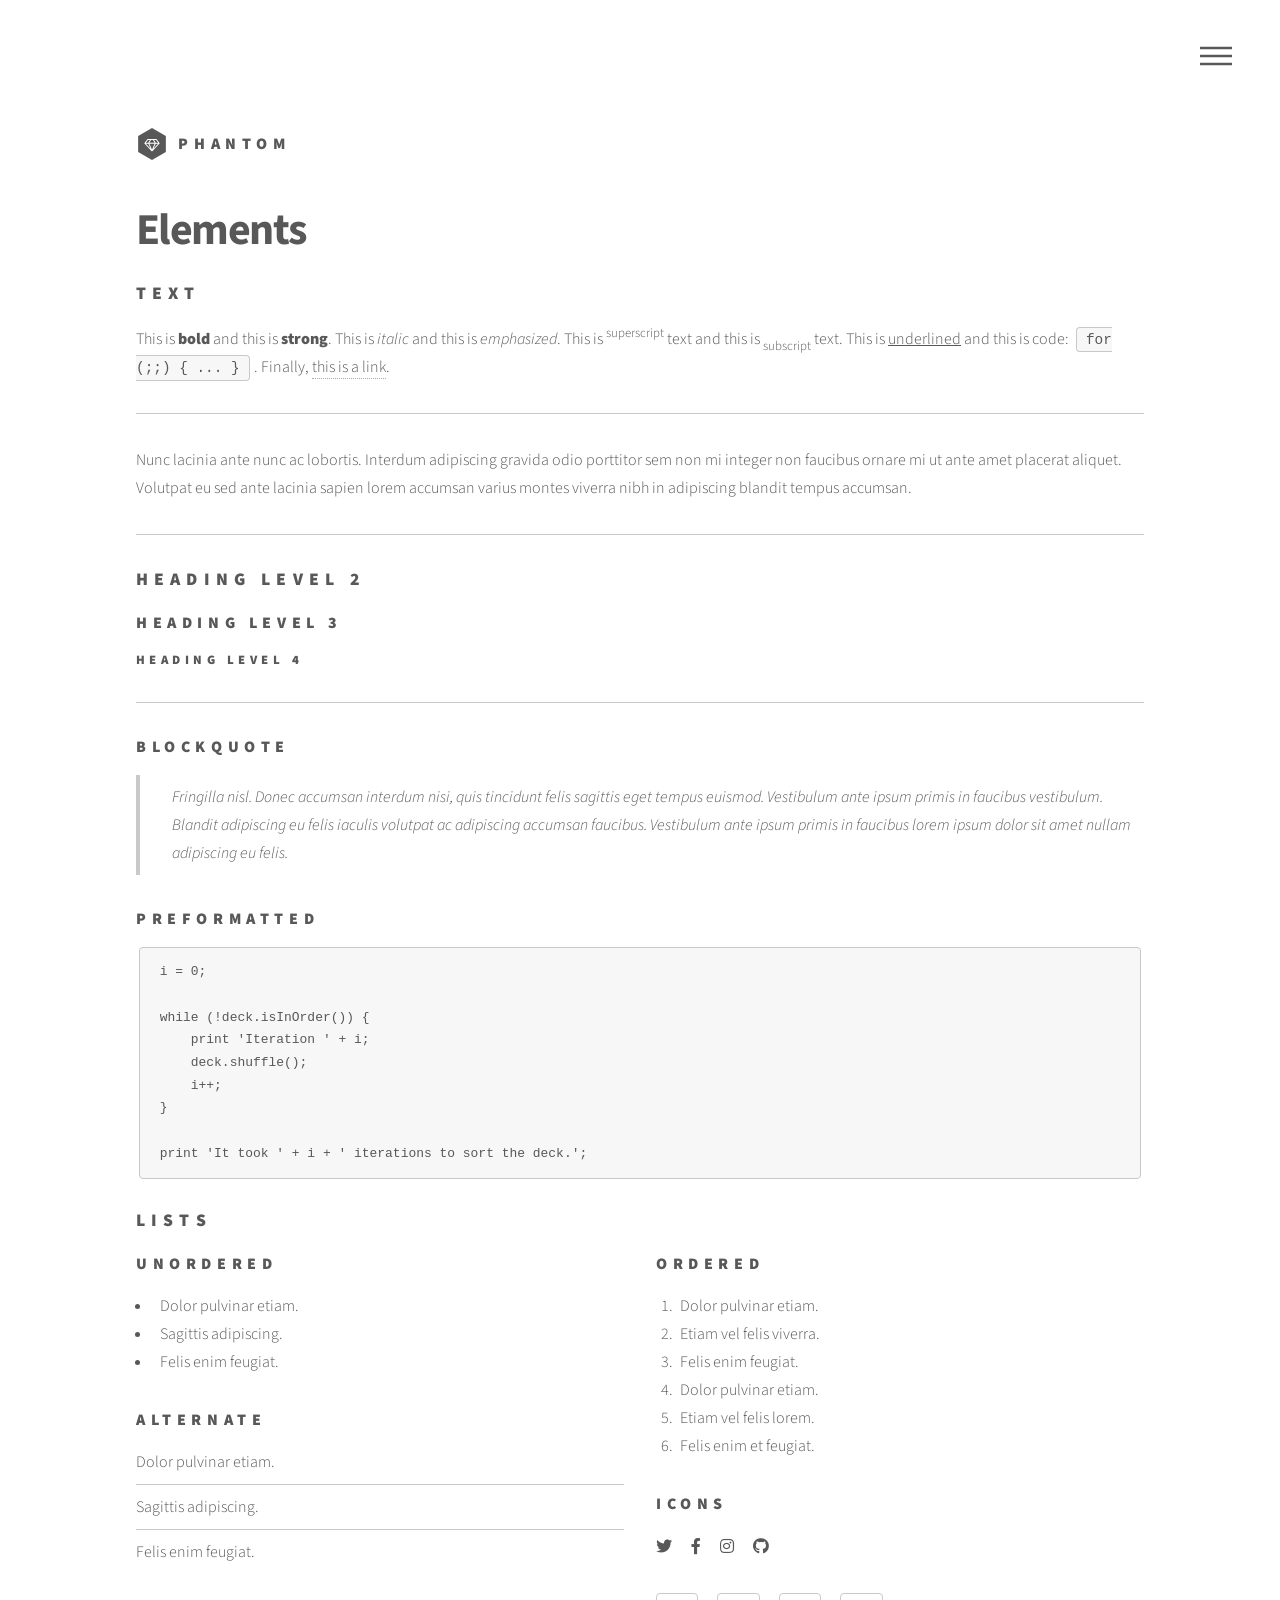
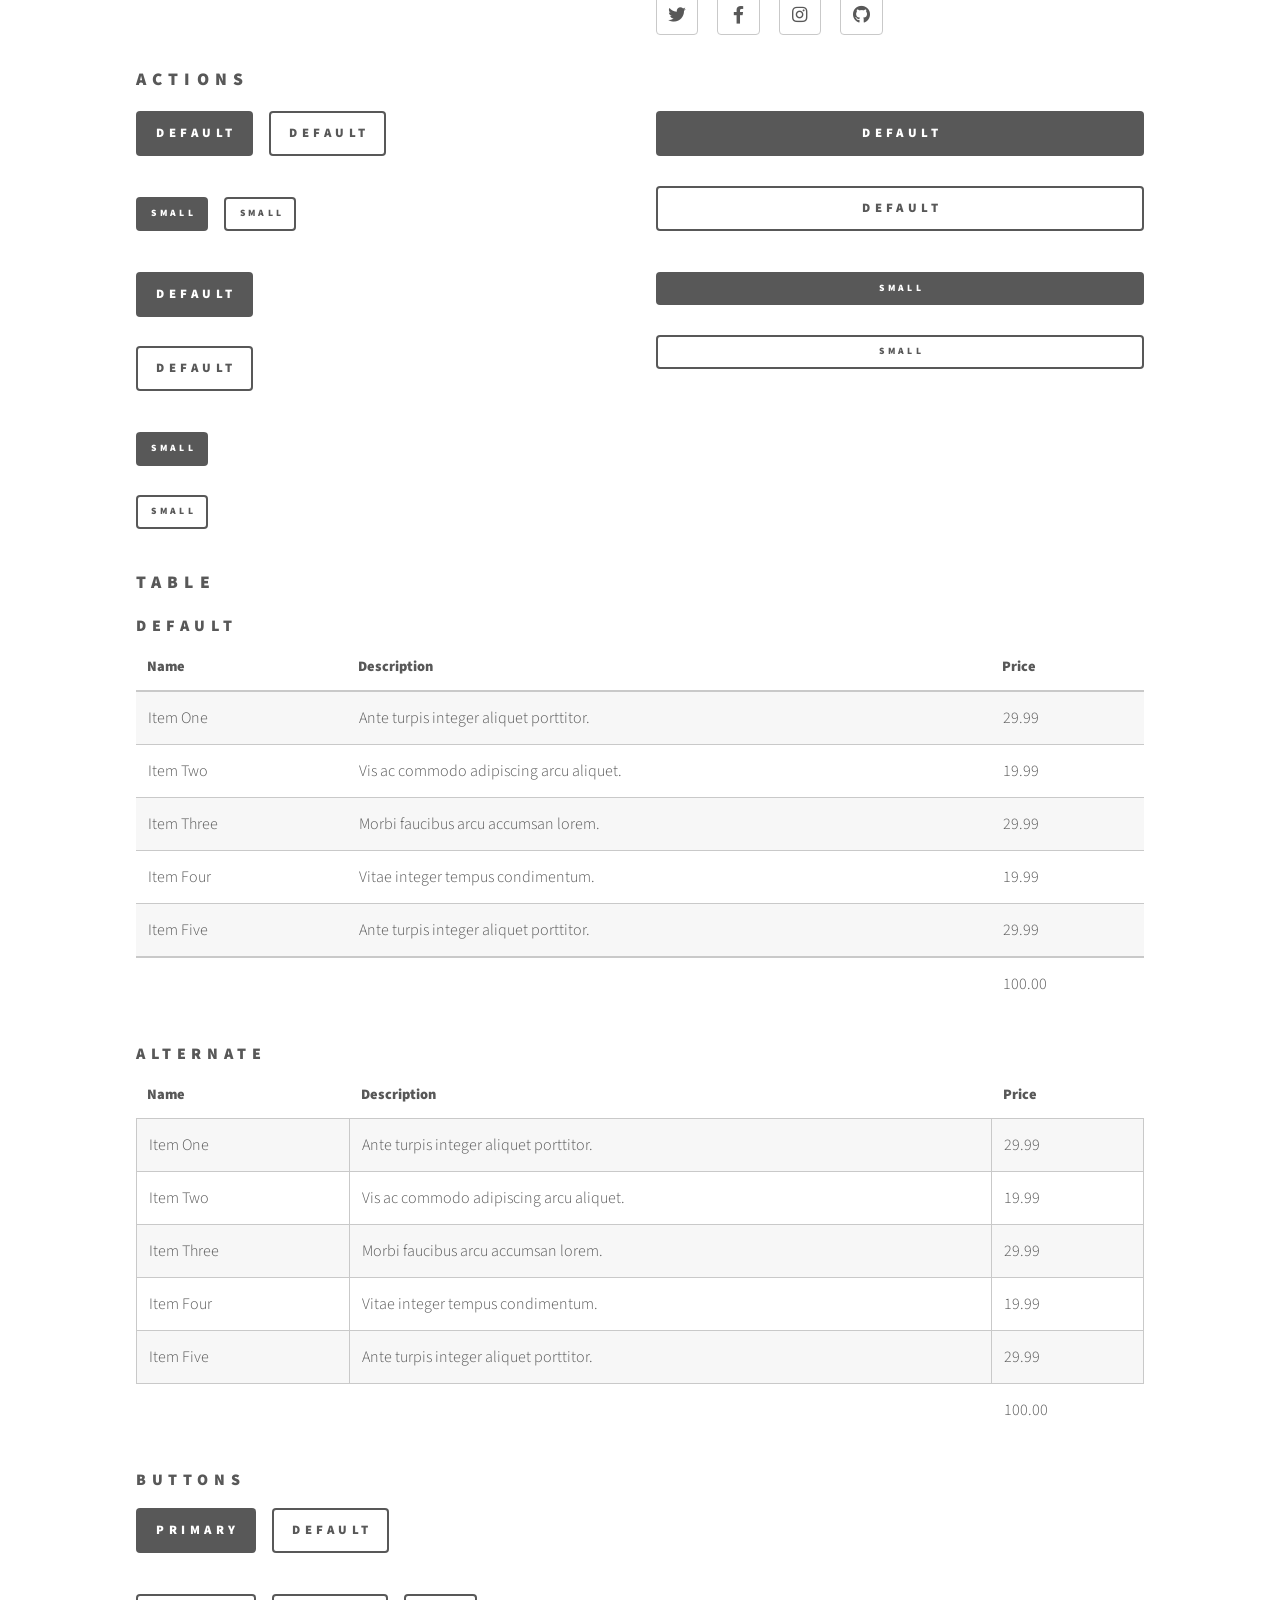
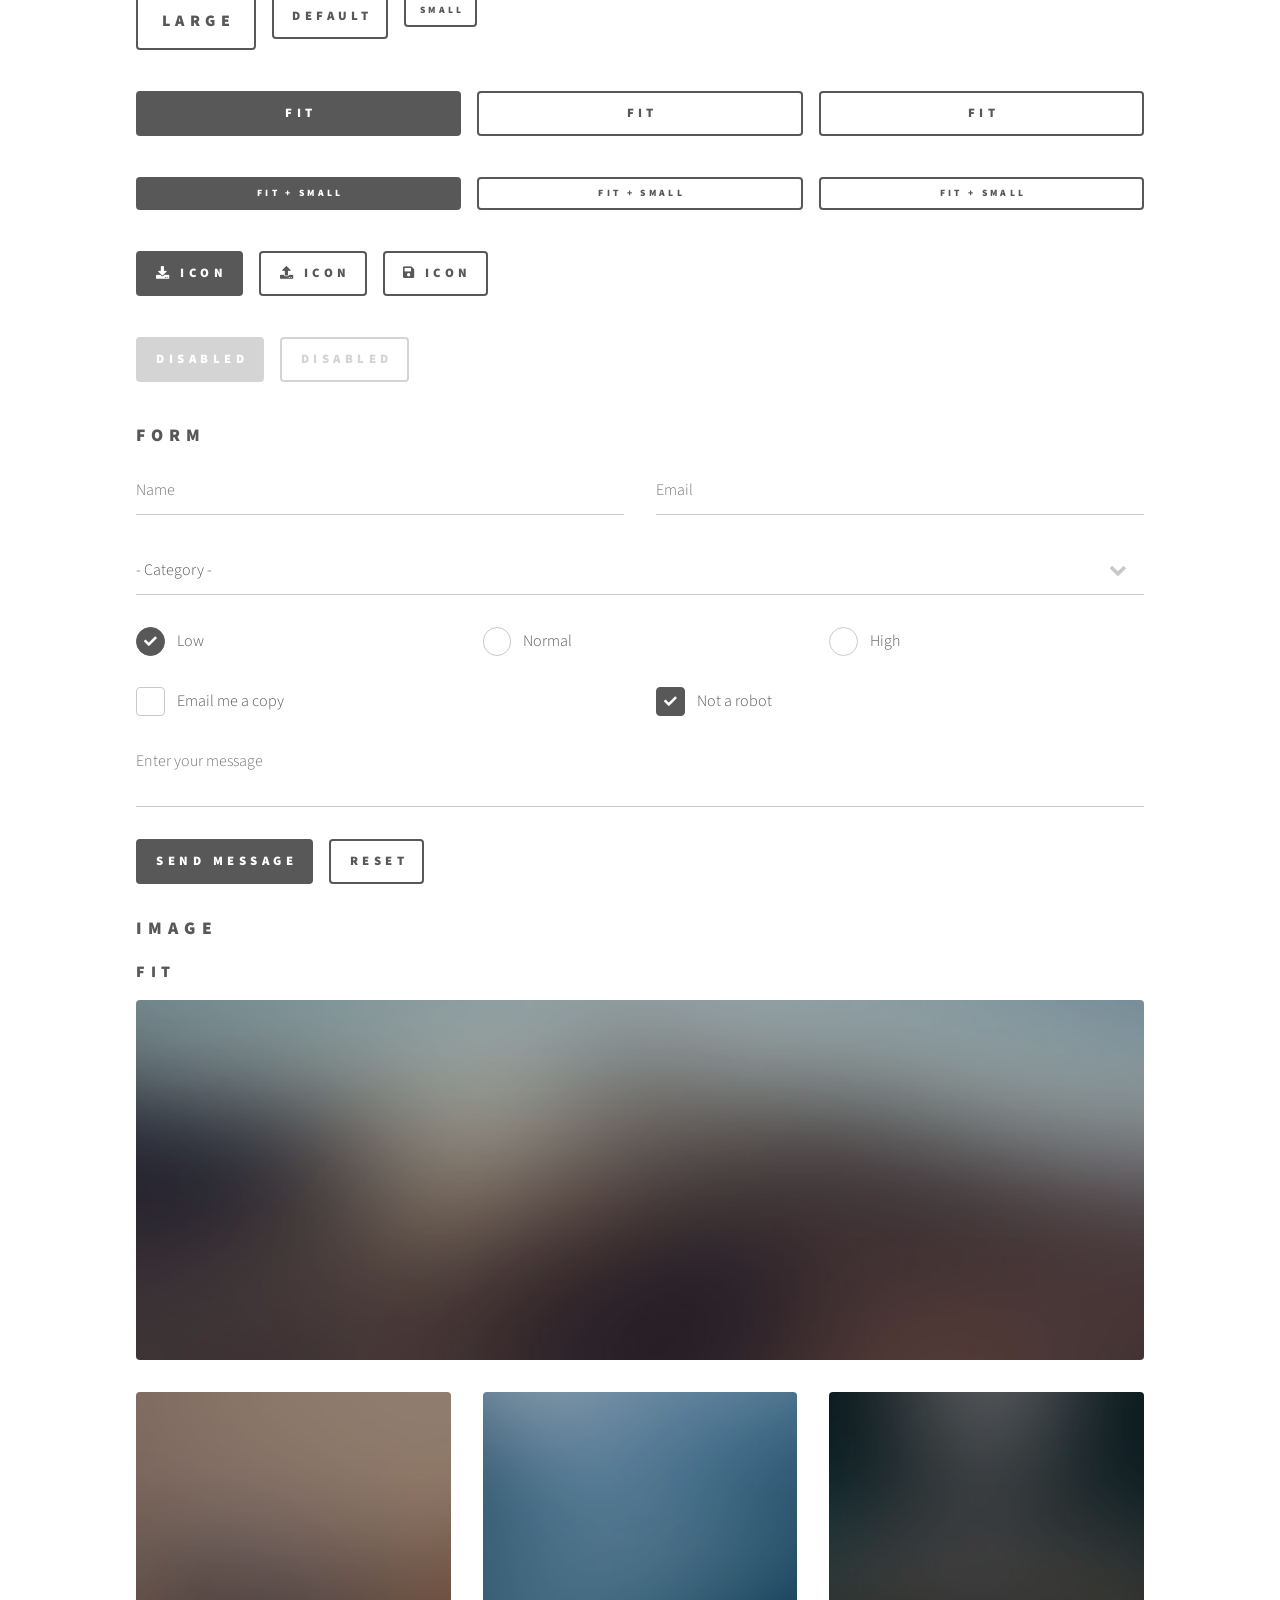
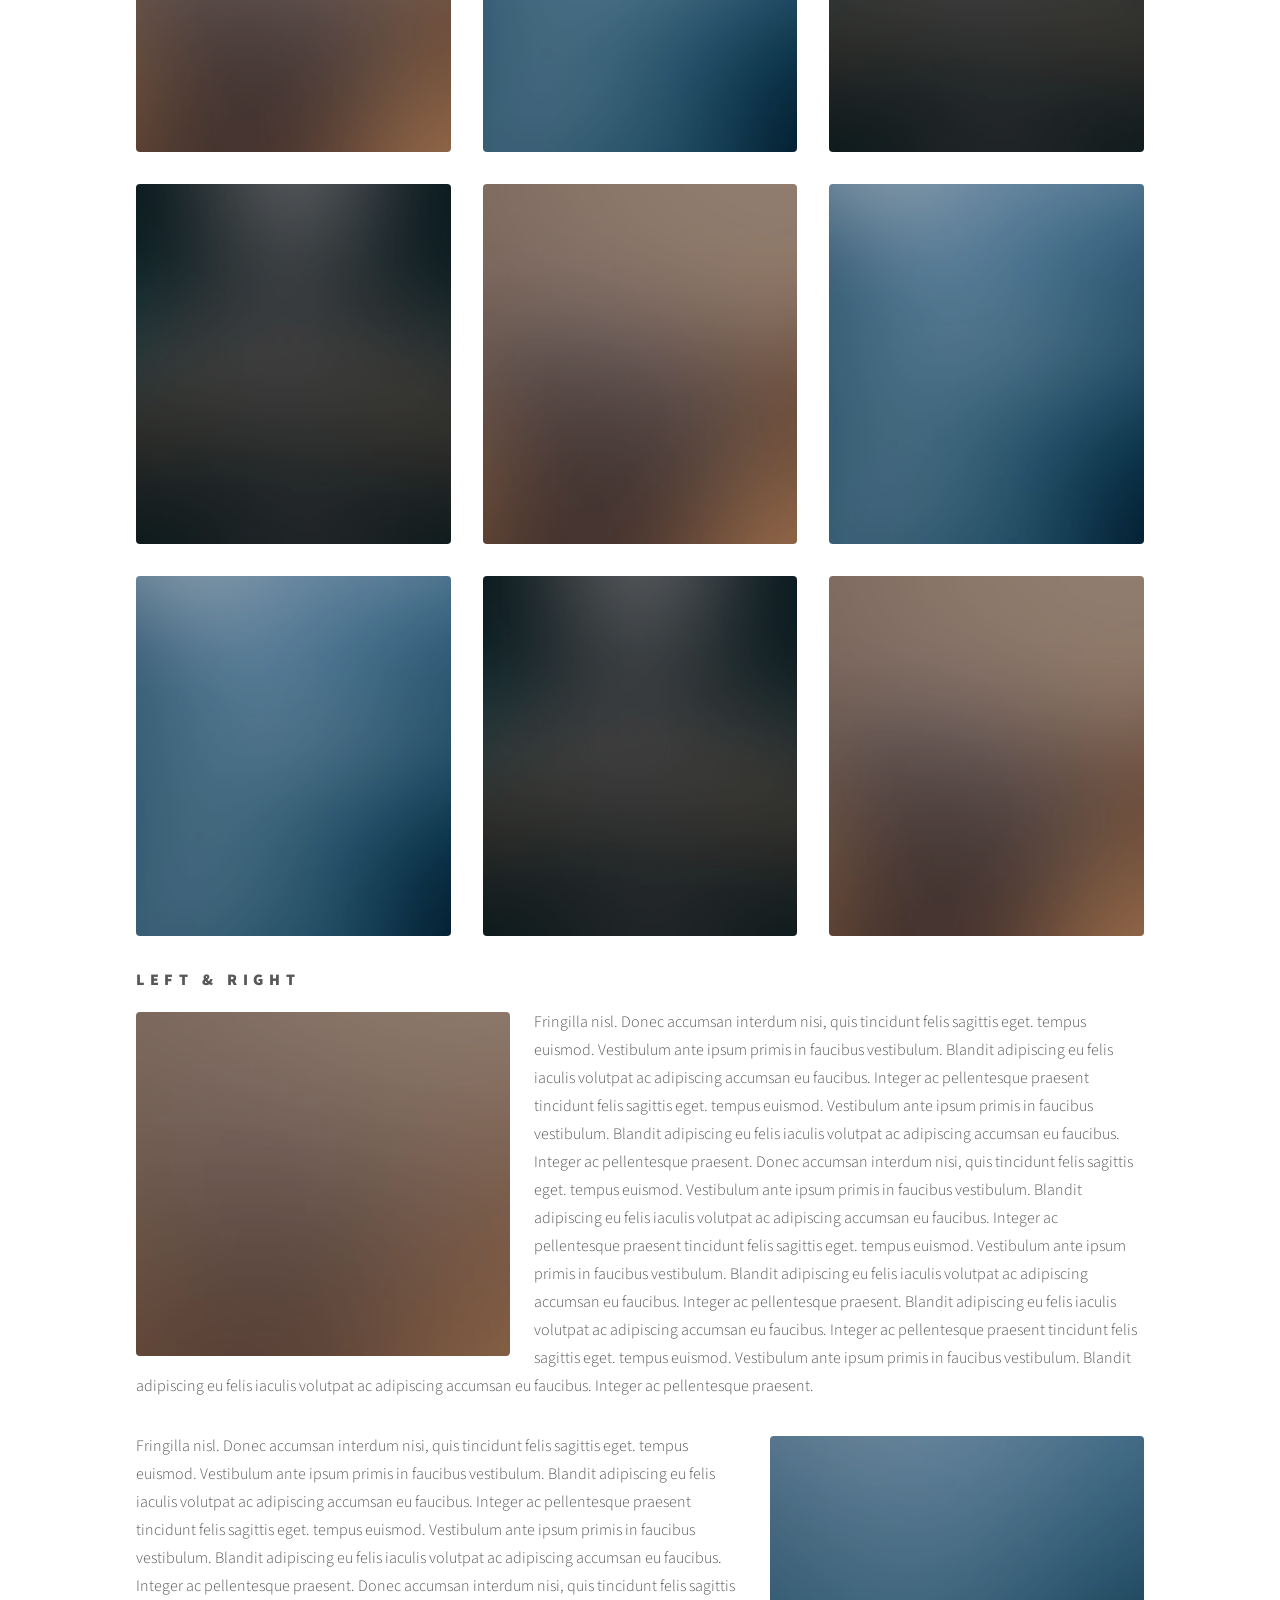
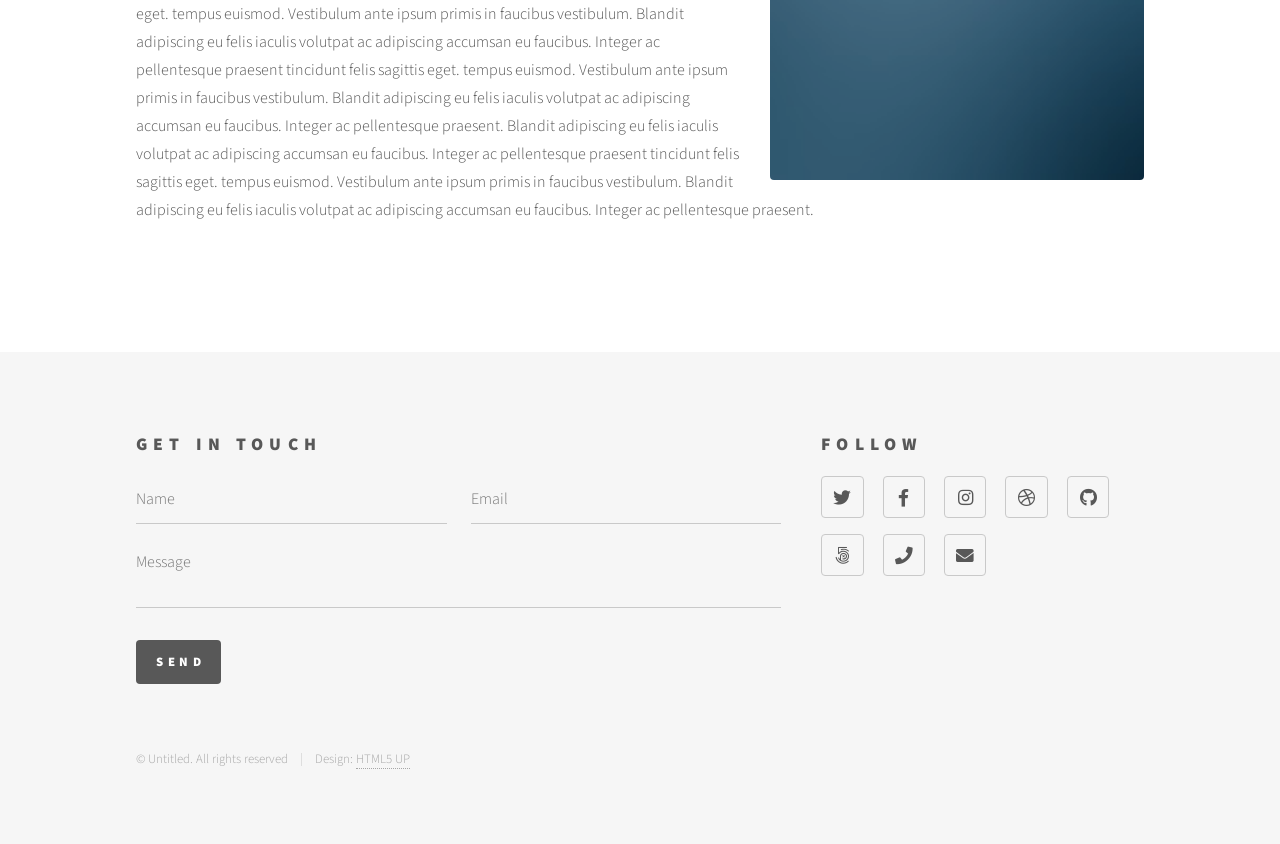
<file: elements.html>
<!DOCTYPE HTML>
<!--
	Phantom by HTML5 UP
	html5up.net | @ajlkn
	Free for personal and commercial use under the CCA 3.0 license (html5up.net/license)
-->
<html>
	<head>
		<title>Elements - Phantom by HTML5 UP</title>
		<meta charset="utf-8" />
		<meta name="viewport" content="width=device-width, initial-scale=1, user-scalable=no" />
		<link rel="stylesheet" href="assets/css/main.css" />
		<noscript><link rel="stylesheet" href="assets/css/noscript.css" /></noscript>
	</head>
	<body class="is-preload">
		<!-- Wrapper -->
			<div id="wrapper">

				<!-- Header -->
					<header id="header">
						<div class="inner">

							<!-- Logo -->
								<a href="index.html" class="logo">
									<span class="symbol"><img src="images/logo.svg" alt="" /></span><span class="title">Phantom</span>
								</a>

							<!-- Nav -->
								<nav>
									<ul>
										<li><a href="#menu">Menu</a></li>
									</ul>
								</nav>

						</div>
					</header>

				<!-- Menu -->
					<nav id="menu">
						<h2>Menu</h2>
						<ul>
							<li><a href="index.html">Home</a></li>
							<li><a href="generic.html">Ipsum veroeros</a></li>
							<li><a href="generic.html">Tempus etiam</a></li>
							<li><a href="generic.html">Consequat dolor</a></li>
							<li><a href="elements.html">Elements</a></li>
						</ul>
					</nav>

				<!-- Main -->
					<div id="main">
						<div class="inner">
							<h1>Elements</h1>

							<!-- Text -->
								<section>
									<h2>Text</h2>
									<p>This is <b>bold</b> and this is <strong>strong</strong>. This is <i>italic</i> and this is <em>emphasized</em>.
									This is <sup>superscript</sup> text and this is <sub>subscript</sub> text.
									This is <u>underlined</u> and this is code: <code>for (;;) { ... }</code>. Finally, <a href="#">this is a link</a>.</p>
									<hr />
									<p>Nunc lacinia ante nunc ac lobortis. Interdum adipiscing gravida odio porttitor sem non mi integer non faucibus ornare mi ut ante amet placerat aliquet. Volutpat eu sed ante lacinia sapien lorem accumsan varius montes viverra nibh in adipiscing blandit tempus accumsan.</p>
									<hr />
									<h2>Heading Level 2</h2>
									<h3>Heading Level 3</h3>
									<h4>Heading Level 4</h4>
									<hr />
									<h3>Blockquote</h3>
									<blockquote>Fringilla nisl. Donec accumsan interdum nisi, quis tincidunt felis sagittis eget tempus euismod. Vestibulum ante ipsum primis in faucibus vestibulum. Blandit adipiscing eu felis iaculis volutpat ac adipiscing accumsan faucibus. Vestibulum ante ipsum primis in faucibus lorem ipsum dolor sit amet nullam adipiscing eu felis.</blockquote>
									<h3>Preformatted</h3>
									<pre><code>i = 0;

while (!deck.isInOrder()) {
    print 'Iteration ' + i;
    deck.shuffle();
    i++;
}

print 'It took ' + i + ' iterations to sort the deck.';</code></pre>
								</section>

							<!-- Lists -->
								<section>
									<h2>Lists</h2>
									<div class="row">
										<div class="col-6 col-12-medium">
											<h3>Unordered</h3>
											<ul>
												<li>Dolor pulvinar etiam.</li>
												<li>Sagittis adipiscing.</li>
												<li>Felis enim feugiat.</li>
											</ul>
											<h3>Alternate</h3>
											<ul class="alt">
												<li>Dolor pulvinar etiam.</li>
												<li>Sagittis adipiscing.</li>
												<li>Felis enim feugiat.</li>
											</ul>
										</div>
										<div class="col-6 col-12-medium">
											<h3>Ordered</h3>
											<ol>
												<li>Dolor pulvinar etiam.</li>
												<li>Etiam vel felis viverra.</li>
												<li>Felis enim feugiat.</li>
												<li>Dolor pulvinar etiam.</li>
												<li>Etiam vel felis lorem.</li>
												<li>Felis enim et feugiat.</li>
											</ol>
											<h3>Icons</h3>
											<ul class="icons">
												<li><a href="#" class="icon brands style1 fa-twitter"><span class="label">Twitter</span></a></li>
												<li><a href="#" class="icon brands style1 fa-facebook-f"><span class="label">Facebook</span></a></li>
												<li><a href="#" class="icon brands style1 fa-instagram"><span class="label">Instagram</span></a></li>
												<li><a href="#" class="icon brands style1 fa-github"><span class="label">Github</span></a></li>
											</ul>
											<ul class="icons">
												<li><a href="#" class="icon brands style2 fa-twitter"><span class="label">Twitter</span></a></li>
												<li><a href="#" class="icon brands style2 fa-facebook-f"><span class="label">Facebook</span></a></li>
												<li><a href="#" class="icon brands style2 fa-instagram"><span class="label">Instagram</span></a></li>
												<li><a href="#" class="icon brands style2 fa-github"><span class="label">Github</span></a></li>
											</ul>
										</div>
									</div>
									<h2>Actions</h2>
									<div class="row">
										<div class="col-6 col-12-medium">
											<ul class="actions">
												<li><a href="#" class="button primary">Default</a></li>
												<li><a href="#" class="button">Default</a></li>
											</ul>
											<ul class="actions small">
												<li><a href="#" class="button primary small">Small</a></li>
												<li><a href="#" class="button small">Small</a></li>
											</ul>
											<ul class="actions stacked">
												<li><a href="#" class="button primary">Default</a></li>
												<li><a href="#" class="button">Default</a></li>
											</ul>
											<ul class="actions stacked">
												<li><a href="#" class="button primary small">Small</a></li>
												<li><a href="#" class="button small">Small</a></li>
											</ul>
										</div>
										<div class="col-6 col-12-medium">
											<ul class="actions stacked">
												<li><a href="#" class="button primary fit">Default</a></li>
												<li><a href="#" class="button fit">Default</a></li>
											</ul>
											<ul class="actions stacked">
												<li><a href="#" class="button primary small fit">Small</a></li>
												<li><a href="#" class="button small fit">Small</a></li>
											</ul>
										</div>
									</div>
								</section>

							<!-- Table -->
								<section>
									<h2>Table</h2>
									<h3>Default</h3>
									<div class="table-wrapper">
										<table>
											<thead>
												<tr>
													<th>Name</th>
													<th>Description</th>
													<th>Price</th>
												</tr>
											</thead>
											<tbody>
												<tr>
													<td>Item One</td>
													<td>Ante turpis integer aliquet porttitor.</td>
													<td>29.99</td>
												</tr>
												<tr>
													<td>Item Two</td>
													<td>Vis ac commodo adipiscing arcu aliquet.</td>
													<td>19.99</td>
												</tr>
												<tr>
													<td>Item Three</td>
													<td> Morbi faucibus arcu accumsan lorem.</td>
													<td>29.99</td>
												</tr>
												<tr>
													<td>Item Four</td>
													<td>Vitae integer tempus condimentum.</td>
													<td>19.99</td>
												</tr>
												<tr>
													<td>Item Five</td>
													<td>Ante turpis integer aliquet porttitor.</td>
													<td>29.99</td>
												</tr>
											</tbody>
											<tfoot>
												<tr>
													<td colspan="2"></td>
													<td>100.00</td>
												</tr>
											</tfoot>
										</table>
									</div>

									<h3>Alternate</h3>
									<div class="table-wrapper">
										<table class="alt">
											<thead>
												<tr>
													<th>Name</th>
													<th>Description</th>
													<th>Price</th>
												</tr>
											</thead>
											<tbody>
												<tr>
													<td>Item One</td>
													<td>Ante turpis integer aliquet porttitor.</td>
													<td>29.99</td>
												</tr>
												<tr>
													<td>Item Two</td>
													<td>Vis ac commodo adipiscing arcu aliquet.</td>
													<td>19.99</td>
												</tr>
												<tr>
													<td>Item Three</td>
													<td> Morbi faucibus arcu accumsan lorem.</td>
													<td>29.99</td>
												</tr>
												<tr>
													<td>Item Four</td>
													<td>Vitae integer tempus condimentum.</td>
													<td>19.99</td>
												</tr>
												<tr>
													<td>Item Five</td>
													<td>Ante turpis integer aliquet porttitor.</td>
													<td>29.99</td>
												</tr>
											</tbody>
											<tfoot>
												<tr>
													<td colspan="2"></td>
													<td>100.00</td>
												</tr>
											</tfoot>
										</table>
									</div>
								</section>

							<!-- Buttons -->
								<section>
									<h3>Buttons</h3>
									<ul class="actions">
										<li><a href="#" class="button primary">Primary</a></li>
										<li><a href="#" class="button">Default</a></li>
									</ul>
									<ul class="actions">
										<li><a href="#" class="button large">Large</a></li>
										<li><a href="#" class="button">Default</a></li>
										<li><a href="#" class="button small">Small</a></li>
									</ul>
									<ul class="actions fit">
										<li><a href="#" class="button primary fit">Fit</a></li>
										<li><a href="#" class="button fit">Fit</a></li>
										<li><a href="#" class="button fit">Fit</a></li>
									</ul>
									<ul class="actions fit small">
										<li><a href="#" class="button primary fit small">Fit + Small</a></li>
										<li><a href="#" class="button fit small">Fit + Small</a></li>
										<li><a href="#" class="button fit small">Fit + Small</a></li>
									</ul>
									<ul class="actions">
										<li><a href="#" class="button primary icon solid fa-download">Icon</a></li>
										<li><a href="#" class="button icon solid fa-upload">Icon</a></li>
										<li><a href="#" class="button icon solid fa-save">Icon</a></li>
									</ul>
									<ul class="actions">
										<li><span class="button primary disabled">Disabled</span></li>
										<li><span class="button disabled">Disabled</span></li>
									</ul>
								</section>

							<!-- Form -->
								<section>
									<h2>Form</h2>
									<form method="post" action="#">
										<div class="row gtr-uniform">
											<div class="col-6 col-12-xsmall">
												<input type="text" name="demo-name" id="demo-name" value="" placeholder="Name" />
											</div>
											<div class="col-6 col-12-xsmall">
												<input type="email" name="demo-email" id="demo-email" value="" placeholder="Email" />
											</div>
											<div class="col-12">
												<select name="demo-category" id="demo-category">
													<option value="">- Category -</option>
													<option value="1">Manufacturing</option>
													<option value="1">Shipping</option>
													<option value="1">Administration</option>
													<option value="1">Human Resources</option>
												</select>
											</div>
											<div class="col-4 col-12-small">
												<input type="radio" id="demo-priority-low" name="demo-priority" checked>
												<label for="demo-priority-low">Low</label>
											</div>
											<div class="col-4 col-12-small">
												<input type="radio" id="demo-priority-normal" name="demo-priority">
												<label for="demo-priority-normal">Normal</label>
											</div>
											<div class="col-4 col-12-small">
												<input type="radio" id="demo-priority-high" name="demo-priority">
												<label for="demo-priority-high">High</label>
											</div>
											<div class="col-6 col-12-small">
												<input type="checkbox" id="demo-copy" name="demo-copy">
												<label for="demo-copy">Email me a copy</label>
											</div>
											<div class="col-6 col-12-small">
												<input type="checkbox" id="demo-human" name="demo-human" checked>
												<label for="demo-human">Not a robot</label>
											</div>
											<div class="col-12">
												<textarea name="demo-message" id="demo-message" placeholder="Enter your message" rows="6"></textarea>
											</div>
											<div class="col-12">
												<ul class="actions">
													<li><input type="submit" value="Send Message" class="primary" /></li>
													<li><input type="reset" value="Reset" /></li>
												</ul>
											</div>
										</div>
									</form>
								</section>

							<!-- Image -->
								<section>
									<h2>Image</h2>
									<h3>Fit</h3>
									<div class="box alt">
										<div class="row gtr-uniform">
											<div class="col-12"><span class="image fit"><img src="images/pic13.jpg" alt="" /></span></div>
											<div class="col-4"><span class="image fit"><img src="images/pic01.jpg" alt="" /></span></div>
											<div class="col-4"><span class="image fit"><img src="images/pic02.jpg" alt="" /></span></div>
											<div class="col-4"><span class="image fit"><img src="images/pic03.jpg" alt="" /></span></div>
											<div class="col-4"><span class="image fit"><img src="images/pic03.jpg" alt="" /></span></div>
											<div class="col-4"><span class="image fit"><img src="images/pic01.jpg" alt="" /></span></div>
											<div class="col-4"><span class="image fit"><img src="images/pic02.jpg" alt="" /></span></div>
											<div class="col-4"><span class="image fit"><img src="images/pic02.jpg" alt="" /></span></div>
											<div class="col-4"><span class="image fit"><img src="images/pic03.jpg" alt="" /></span></div>
											<div class="col-4"><span class="image fit"><img src="images/pic01.jpg" alt="" /></span></div>
										</div>
									</div>
									<h3>Left &amp; Right</h3>
									<p><span class="image left"><img src="images/pic14.jpg" alt="" /></span>Fringilla nisl. Donec accumsan interdum nisi, quis tincidunt felis sagittis eget. tempus euismod. Vestibulum ante ipsum primis in faucibus vestibulum. Blandit adipiscing eu felis iaculis volutpat ac adipiscing accumsan eu faucibus. Integer ac pellentesque praesent tincidunt felis sagittis eget. tempus euismod. Vestibulum ante ipsum primis in faucibus vestibulum. Blandit adipiscing eu felis iaculis volutpat ac adipiscing accumsan eu faucibus. Integer ac pellentesque praesent. Donec accumsan interdum nisi, quis tincidunt felis sagittis eget. tempus euismod. Vestibulum ante ipsum primis in faucibus vestibulum. Blandit adipiscing eu felis iaculis volutpat ac adipiscing accumsan eu faucibus. Integer ac pellentesque praesent tincidunt felis sagittis eget. tempus euismod. Vestibulum ante ipsum primis in faucibus vestibulum. Blandit adipiscing eu felis iaculis volutpat ac adipiscing accumsan eu faucibus. Integer ac pellentesque praesent. Blandit adipiscing eu felis iaculis volutpat ac adipiscing accumsan eu faucibus. Integer ac pellentesque praesent tincidunt felis sagittis eget. tempus euismod. Vestibulum ante ipsum primis in faucibus vestibulum. Blandit adipiscing eu felis iaculis volutpat ac adipiscing accumsan eu faucibus. Integer ac pellentesque praesent.</p>
									<p><span class="image right"><img src="images/pic15.jpg" alt="" /></span>Fringilla nisl. Donec accumsan interdum nisi, quis tincidunt felis sagittis eget. tempus euismod. Vestibulum ante ipsum primis in faucibus vestibulum. Blandit adipiscing eu felis iaculis volutpat ac adipiscing accumsan eu faucibus. Integer ac pellentesque praesent tincidunt felis sagittis eget. tempus euismod. Vestibulum ante ipsum primis in faucibus vestibulum. Blandit adipiscing eu felis iaculis volutpat ac adipiscing accumsan eu faucibus. Integer ac pellentesque praesent. Donec accumsan interdum nisi, quis tincidunt felis sagittis eget. tempus euismod. Vestibulum ante ipsum primis in faucibus vestibulum. Blandit adipiscing eu felis iaculis volutpat ac adipiscing accumsan eu faucibus. Integer ac pellentesque praesent tincidunt felis sagittis eget. tempus euismod. Vestibulum ante ipsum primis in faucibus vestibulum. Blandit adipiscing eu felis iaculis volutpat ac adipiscing accumsan eu faucibus. Integer ac pellentesque praesent. Blandit adipiscing eu felis iaculis volutpat ac adipiscing accumsan eu faucibus. Integer ac pellentesque praesent tincidunt felis sagittis eget. tempus euismod. Vestibulum ante ipsum primis in faucibus vestibulum. Blandit adipiscing eu felis iaculis volutpat ac adipiscing accumsan eu faucibus. Integer ac pellentesque praesent.</p>
								</section>

						</div>
					</div>

				<!-- Footer -->
					<footer id="footer">
						<div class="inner">
							<section>
								<h2>Get in touch</h2>
								<form method="post" action="#">
									<div class="fields">
										<div class="field half">
											<input type="text" name="name" id="name" placeholder="Name" />
										</div>
										<div class="field half">
											<input type="email" name="email" id="email" placeholder="Email" />
										</div>
										<div class="field">
											<textarea name="message" id="message" placeholder="Message"></textarea>
										</div>
									</div>
									<ul class="actions">
										<li><input type="submit" value="Send" class="primary" /></li>
									</ul>
								</form>
							</section>
							<section>
								<h2>Follow</h2>
								<ul class="icons">
									<li><a href="#" class="icon brands style2 fa-twitter"><span class="label">Twitter</span></a></li>
									<li><a href="#" class="icon brands style2 fa-facebook-f"><span class="label">Facebook</span></a></li>
									<li><a href="#" class="icon brands style2 fa-instagram"><span class="label">Instagram</span></a></li>
									<li><a href="#" class="icon brands style2 fa-dribbble"><span class="label">Dribbble</span></a></li>
									<li><a href="#" class="icon brands style2 fa-github"><span class="label">GitHub</span></a></li>
									<li><a href="#" class="icon brands style2 fa-500px"><span class="label">500px</span></a></li>
									<li><a href="#" class="icon solid style2 fa-phone"><span class="label">Phone</span></a></li>
									<li><a href="#" class="icon solid style2 fa-envelope"><span class="label">Email</span></a></li>
								</ul>
							</section>
							<ul class="copyright">
								<li>&copy; Untitled. All rights reserved</li><li>Design: <a href="http://html5up.net">HTML5 UP</a></li>
							</ul>
						</div>
					</footer>

			</div>

		<!-- Scripts -->
			<script src="assets/js/jquery.min.js"></script>
			<script src="assets/js/browser.min.js"></script>
			<script src="assets/js/breakpoints.min.js"></script>
			<script src="assets/js/util.js"></script>
			<script src="assets/js/main.js"></script>

	</body>
</html>
</file>
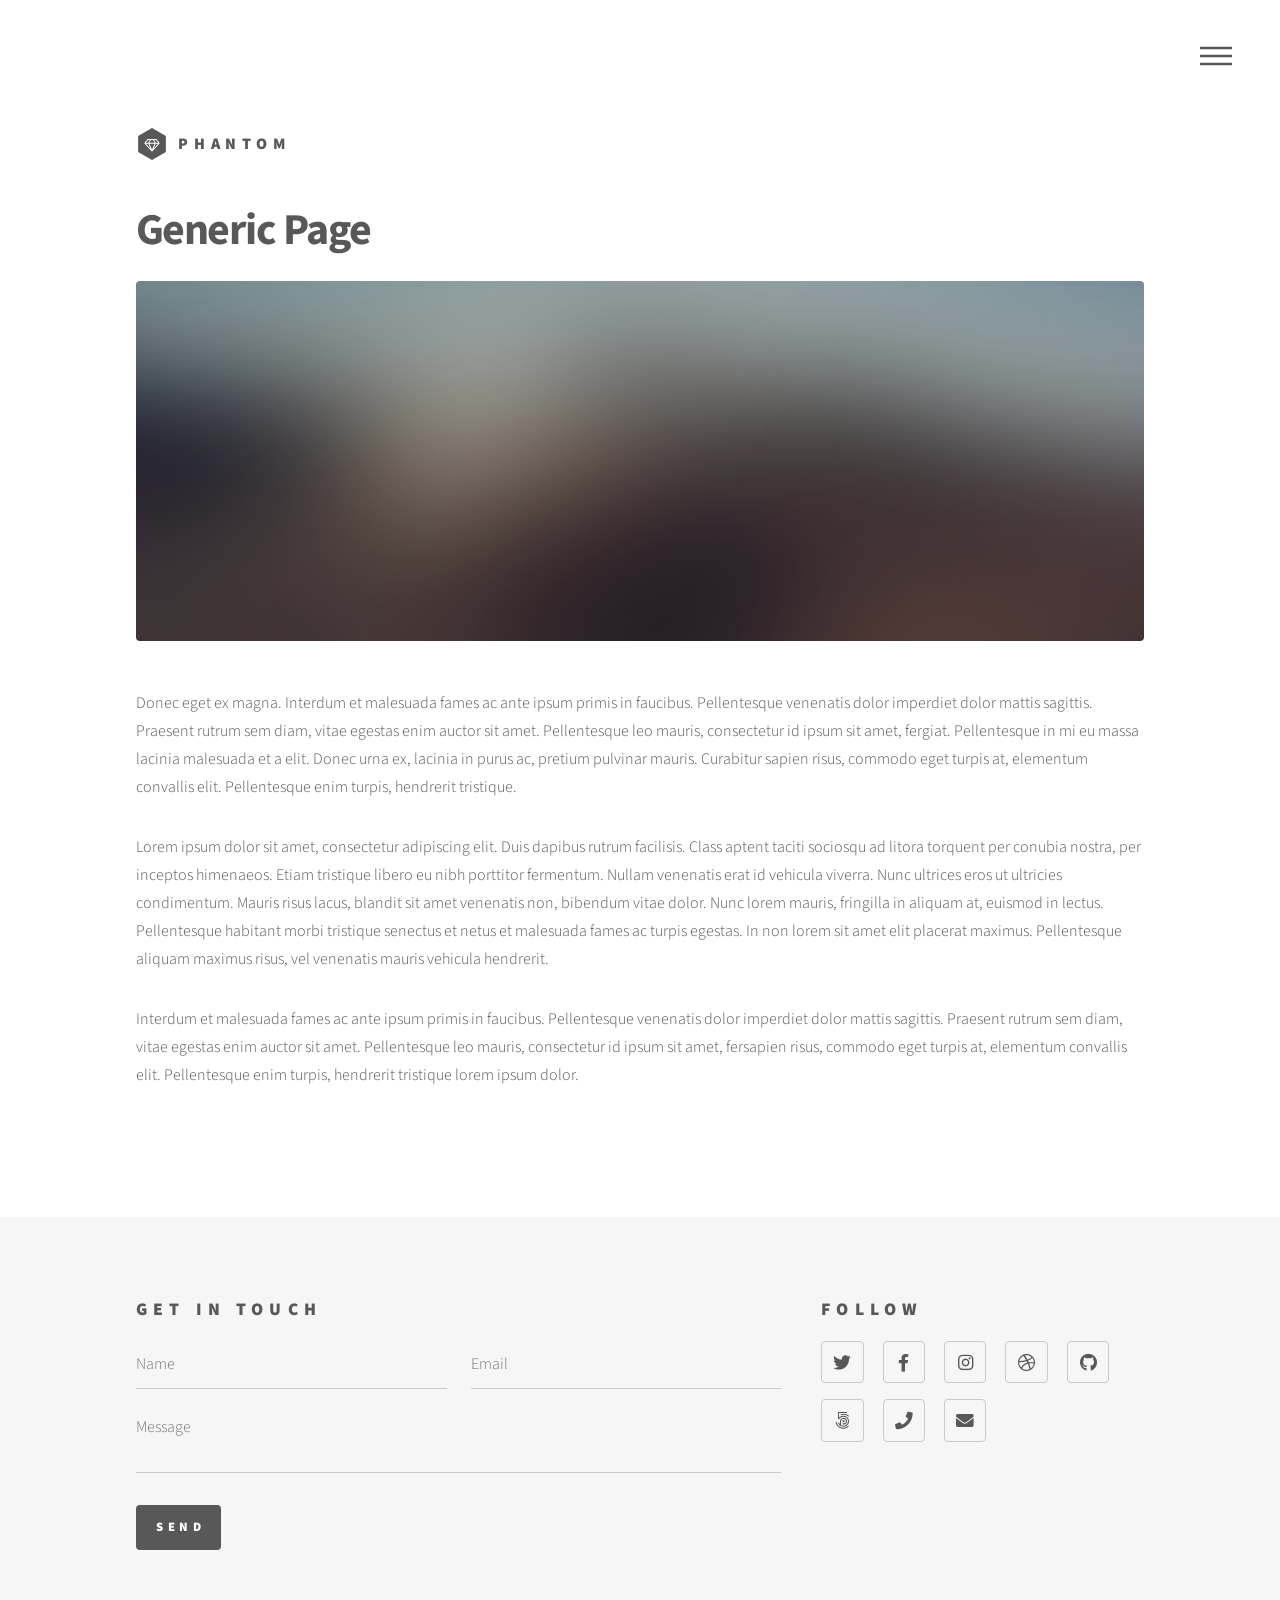
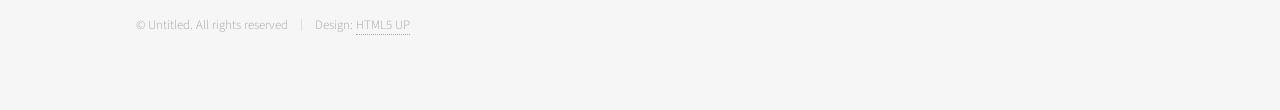
<file: generic.html>
<!DOCTYPE HTML>
<!--
	Phantom by HTML5 UP
	html5up.net | @ajlkn
	Free for personal and commercial use under the CCA 3.0 license (html5up.net/license)
-->
<html>
	<head>
		<title>Generic - Phantom by HTML5 UP</title>
		<meta charset="utf-8" />
		<meta name="viewport" content="width=device-width, initial-scale=1, user-scalable=no" />
		<link rel="stylesheet" href="assets/css/main.css" />
		<noscript><link rel="stylesheet" href="assets/css/noscript.css" /></noscript>
	</head>
	<body class="is-preload">
		<!-- Wrapper -->
			<div id="wrapper">

				<!-- Header -->
					<header id="header">
						<div class="inner">

							<!-- Logo -->
								<a href="index.html" class="logo">
									<span class="symbol"><img src="images/logo.svg" alt="" /></span><span class="title">Phantom</span>
								</a>

							<!-- Nav -->
								<nav>
									<ul>
										<li><a href="#menu">Menu</a></li>
									</ul>
								</nav>

						</div>
					</header>

				<!-- Menu -->
					<nav id="menu">
						<h2>Menu</h2>
						<ul>
							<li><a href="index.html">Home</a></li>
							<li><a href="generic.html">Ipsum veroeros</a></li>
							<li><a href="generic.html">Tempus etiam</a></li>
							<li><a href="generic.html">Consequat dolor</a></li>
							<li><a href="elements.html">Elements</a></li>
						</ul>
					</nav>

				<!-- Main -->
					<div id="main">
						<div class="inner">
							<h1>Generic Page</h1>
							<span class="image main"><img src="images/pic13.jpg" alt="" /></span>
							<p>Donec eget ex magna. Interdum et malesuada fames ac ante ipsum primis in faucibus. Pellentesque venenatis dolor imperdiet dolor mattis sagittis. Praesent rutrum sem diam, vitae egestas enim auctor sit amet. Pellentesque leo mauris, consectetur id ipsum sit amet, fergiat. Pellentesque in mi eu massa lacinia malesuada et a elit. Donec urna ex, lacinia in purus ac, pretium pulvinar mauris. Curabitur sapien risus, commodo eget turpis at, elementum convallis elit. Pellentesque enim turpis, hendrerit tristique.</p>
							<p>Lorem ipsum dolor sit amet, consectetur adipiscing elit. Duis dapibus rutrum facilisis. Class aptent taciti sociosqu ad litora torquent per conubia nostra, per inceptos himenaeos. Etiam tristique libero eu nibh porttitor fermentum. Nullam venenatis erat id vehicula viverra. Nunc ultrices eros ut ultricies condimentum. Mauris risus lacus, blandit sit amet venenatis non, bibendum vitae dolor. Nunc lorem mauris, fringilla in aliquam at, euismod in lectus. Pellentesque habitant morbi tristique senectus et netus et malesuada fames ac turpis egestas. In non lorem sit amet elit placerat maximus. Pellentesque aliquam maximus risus, vel venenatis mauris vehicula hendrerit.</p>
							<p>Interdum et malesuada fames ac ante ipsum primis in faucibus. Pellentesque venenatis dolor imperdiet dolor mattis sagittis. Praesent rutrum sem diam, vitae egestas enim auctor sit amet. Pellentesque leo mauris, consectetur id ipsum sit amet, fersapien risus, commodo eget turpis at, elementum convallis elit. Pellentesque enim turpis, hendrerit tristique lorem ipsum dolor.</p>
						</div>
					</div>

				<!-- Footer -->
					<footer id="footer">
						<div class="inner">
							<section>
								<h2>Get in touch</h2>
								<form method="post" action="#">
									<div class="fields">
										<div class="field half">
											<input type="text" name="name" id="name" placeholder="Name" />
										</div>
										<div class="field half">
											<input type="email" name="email" id="email" placeholder="Email" />
										</div>
										<div class="field">
											<textarea name="message" id="message" placeholder="Message"></textarea>
										</div>
									</div>
									<ul class="actions">
										<li><input type="submit" value="Send" class="primary" /></li>
									</ul>
								</form>
							</section>
							<section>
								<h2>Follow</h2>
								<ul class="icons">
									<li><a href="#" class="icon brands style2 fa-twitter"><span class="label">Twitter</span></a></li>
									<li><a href="#" class="icon brands style2 fa-facebook-f"><span class="label">Facebook</span></a></li>
									<li><a href="#" class="icon brands style2 fa-instagram"><span class="label">Instagram</span></a></li>
									<li><a href="#" class="icon brands style2 fa-dribbble"><span class="label">Dribbble</span></a></li>
									<li><a href="#" class="icon brands style2 fa-github"><span class="label">GitHub</span></a></li>
									<li><a href="#" class="icon brands style2 fa-500px"><span class="label">500px</span></a></li>
									<li><a href="#" class="icon solid style2 fa-phone"><span class="label">Phone</span></a></li>
									<li><a href="#" class="icon solid style2 fa-envelope"><span class="label">Email</span></a></li>
								</ul>
							</section>
							<ul class="copyright">
								<li>&copy; Untitled. All rights reserved</li><li>Design: <a href="http://html5up.net">HTML5 UP</a></li>
							</ul>
						</div>
					</footer>

			</div>

		<!-- Scripts -->
			<script src="assets/js/jquery.min.js"></script>
			<script src="assets/js/browser.min.js"></script>
			<script src="assets/js/breakpoints.min.js"></script>
			<script src="assets/js/util.js"></script>
			<script src="assets/js/main.js"></script>

	</body>
</html>
</file>
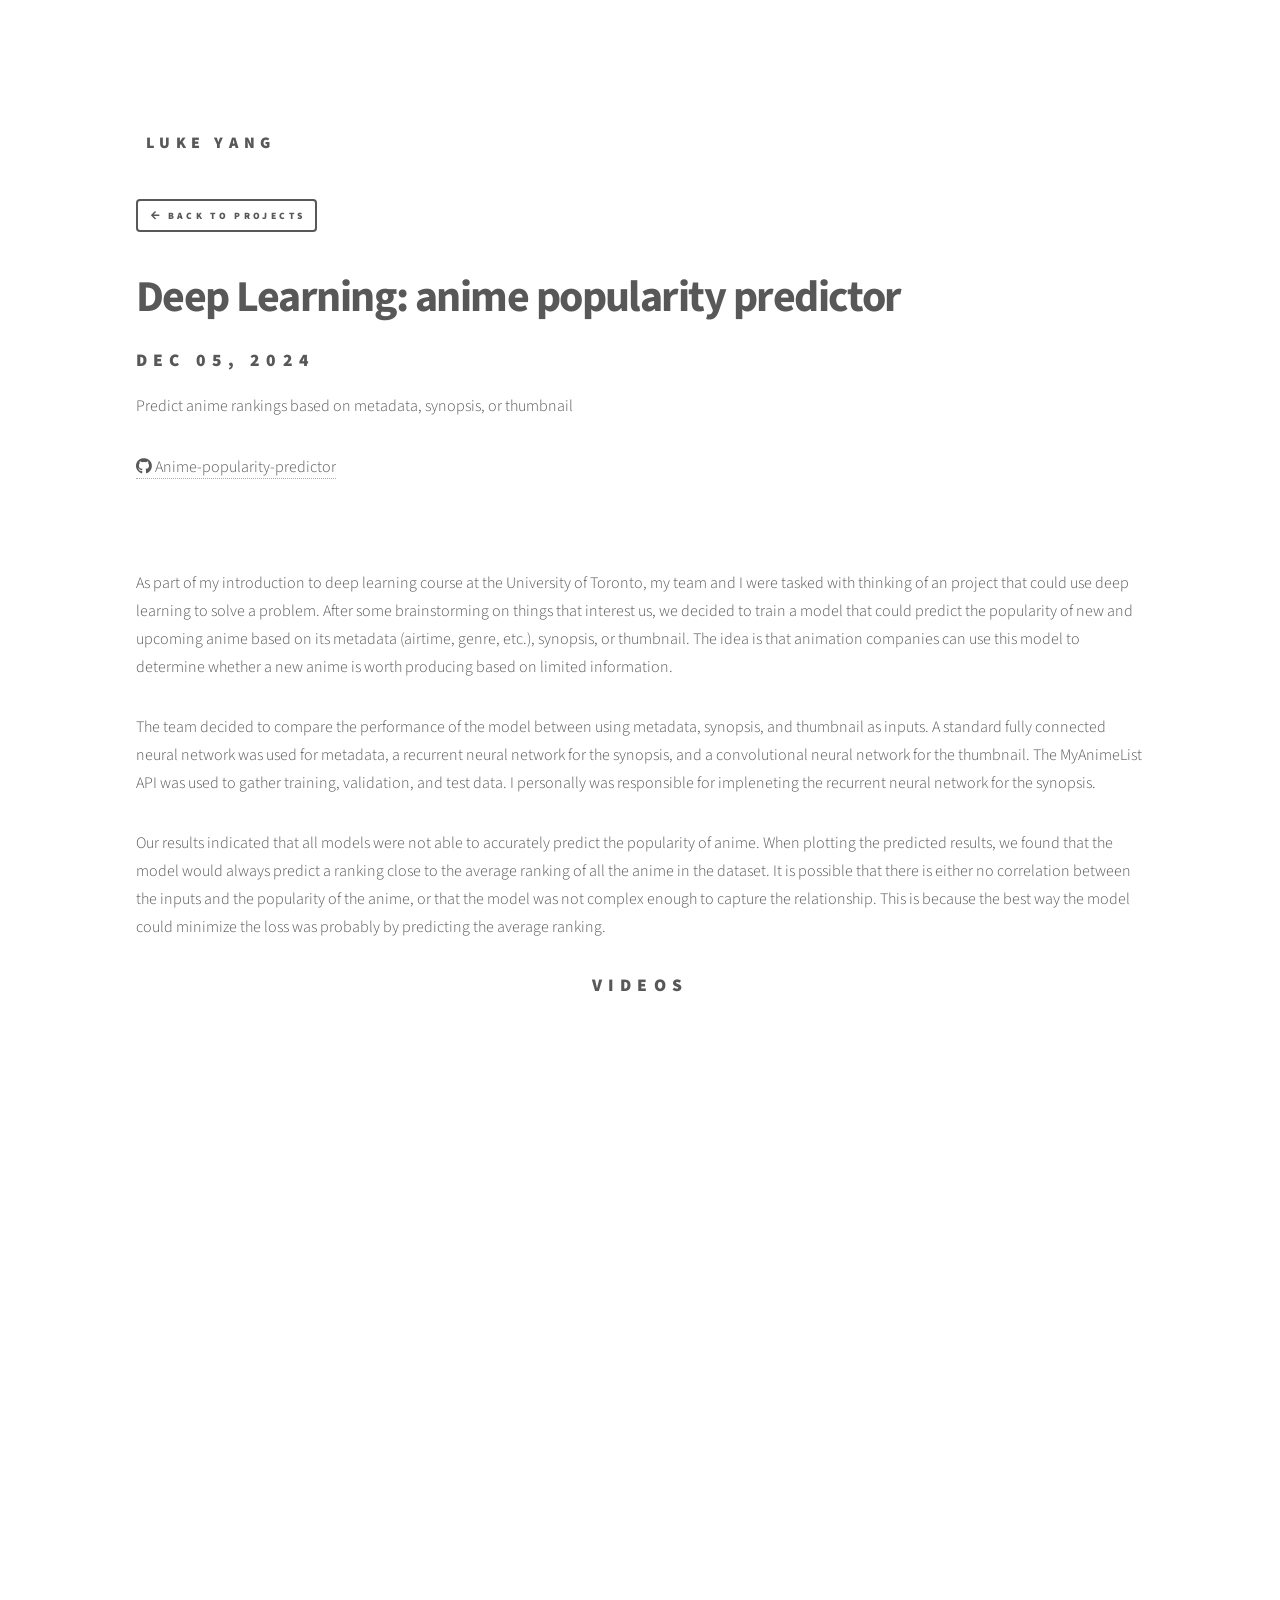
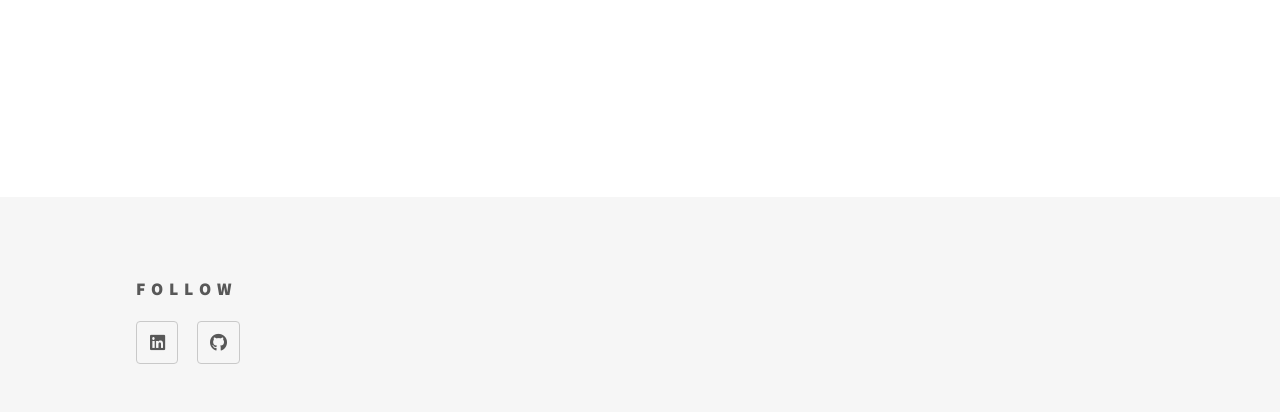
<file: projects/anime.html>
<!DOCTYPE HTML>
<!--
	Phantom by HTML5 UP
	html5up.net | @ajlkn
	Free for personal and commercial use under the CCA 3.0 license (html5up.net/license)
-->
<html>
	<head>
		<title>Deep Learning: anime popularity predictor</title>
		<meta charset="utf-8" />
		<meta name="viewport" content="width=device-width, initial-scale=1, user-scalable=no" />
		<link rel="stylesheet" href="/assets/css/main.css" />
        <link rel="stylesheet" href="/assets/css/slideshow.css" />
		<noscript><link rel="stylesheet" href="/assets/css/noscript.css" /></noscript>
	</head>
	<body class="is-preload">
		<!-- Wrapper -->
			<div id="wrapper">

				<!-- Header -->
					<header id="header">
						<div class="inner">

							<a href="/index.html" class="logo">
                                <span class="symbol"></span><span class="title">Luke Yang</span>
                            </a>

						</div>
					</header>

				<!-- Menu -->
					<nav id="menu">
						<h2>Menu</h2>
						<ul>
							<li><a href="/index.html">Home</a></li>
							<li><a href="/generic.html">Ipsum veroeros</a></li>
							<li><a href="/generic.html">Tempus etiam</a></li>
							<li><a href="/generic.html">Consequat dolor</a></li>
							<li><a href="/elements.html">Elements</a></li>
						</ul>
					</nav>

				<!-- Main -->
					<div id="main">
						<div class="inner">
							<a href="/index.html" class="button small icon solid fa-arrow-left">Back to Projects</a>
							<br><br>
							<h1>Deep Learning: anime popularity predictor</h1>
                            <h2>Dec 05, 2024</h2>
                            <p>Predict anime rankings based on metadata, synopsis, or thumbnail</p>
						  
							<p>
                                <a href="https://github.com/NeoLou/Anime-popularity-predictor" class="logo">
                                    <span class="icon brands fa-github"></span><span class="title">   Anime-popularity-predictor</span>
                                </a>
                            </p>
                            <br>
							<br>
							<p>
                                As part of my introduction to deep learning course at the University of Toronto, my team and I were tasked with thinking of an project that could use
								deep learning to solve a problem. After some brainstorming on things that interest us, we decided to train a model that could predict the popularity of
								new and upcoming anime based on its metadata (airtime, genre, etc.), synopsis, or thumbnail. The idea is that animation companies can use this model
								to determine whether a new anime is worth producing based on limited information.
                            </p>
							<p>
                                The team decided to compare the performance of the model between using metadata, synopsis, and thumbnail as inputs. A standard fully connected neural network
								was used for metadata, a recurrent neural network for the synopsis, and a convolutional neural network for the thumbnail. The MyAnimeList API was used to gather
								training, validation, and test data. I personally was responsible for impleneting the recurrent neural network for the synopsis.
                            </p>
                            <p>
                                Our results indicated that all models were not able to accurately predict the popularity of anime. When plotting the predicted results, we found that the model
								would always predict a ranking close to the average ranking of all the anime in the dataset. It is possible that there is either no correlation between the inputs
								and the popularity of the anime, or that the model was not complex enough to capture the relationship. This is because the best way the model could minimize the loss
								was probably by predicting the average ranking.
                            </p>

							<div style="text-align:center">
								<h2>Videos</h2>
								<iframe width="893" height="502" src="https://www.youtube.com/embed/OGledKrwHkA" title="Deep Learning: Anime Popularity Predictor" frameborder="0" allow="accelerometer; autoplay; clipboard-write; encrypted-media; gyroscope; picture-in-picture; web-share" referrerpolicy="strict-origin-when-cross-origin" allowfullscreen></iframe>
							</div>
                        </div>
					</div>

				<!-- Footer -->
					<footer id="footer">
						<div class="inner">
							<section>
								<h2>Follow</h2>
								<ul class="icons">
									<li><a href="https://www.linkedin.com/in/lukeyang01/" class="icon brands style2 fa-linkedin"><span class="label">LinkedIn</span></a></li>
									<li><a href="https://github.com/lukewarmtemp" class="icon brands style2 fa-github"><span class="label">GitHub</span></a></li>
								</ul>
							</section>
						</div>
					</footer>

			</div>

		<!-- Scripts -->
			<script src="/assets/js/jquery.min.js"></script>
			<script src="/assets/js/browser.min.js"></script>
			<script src="/assets/js/breakpoints.min.js"></script>
			<script src="/assets/js/util.js"></script>
			<script src="/assets/js/main.js"></script>
            <script src="/assets/js/slideshow.js"></script>

	</body>
</html>
</file>
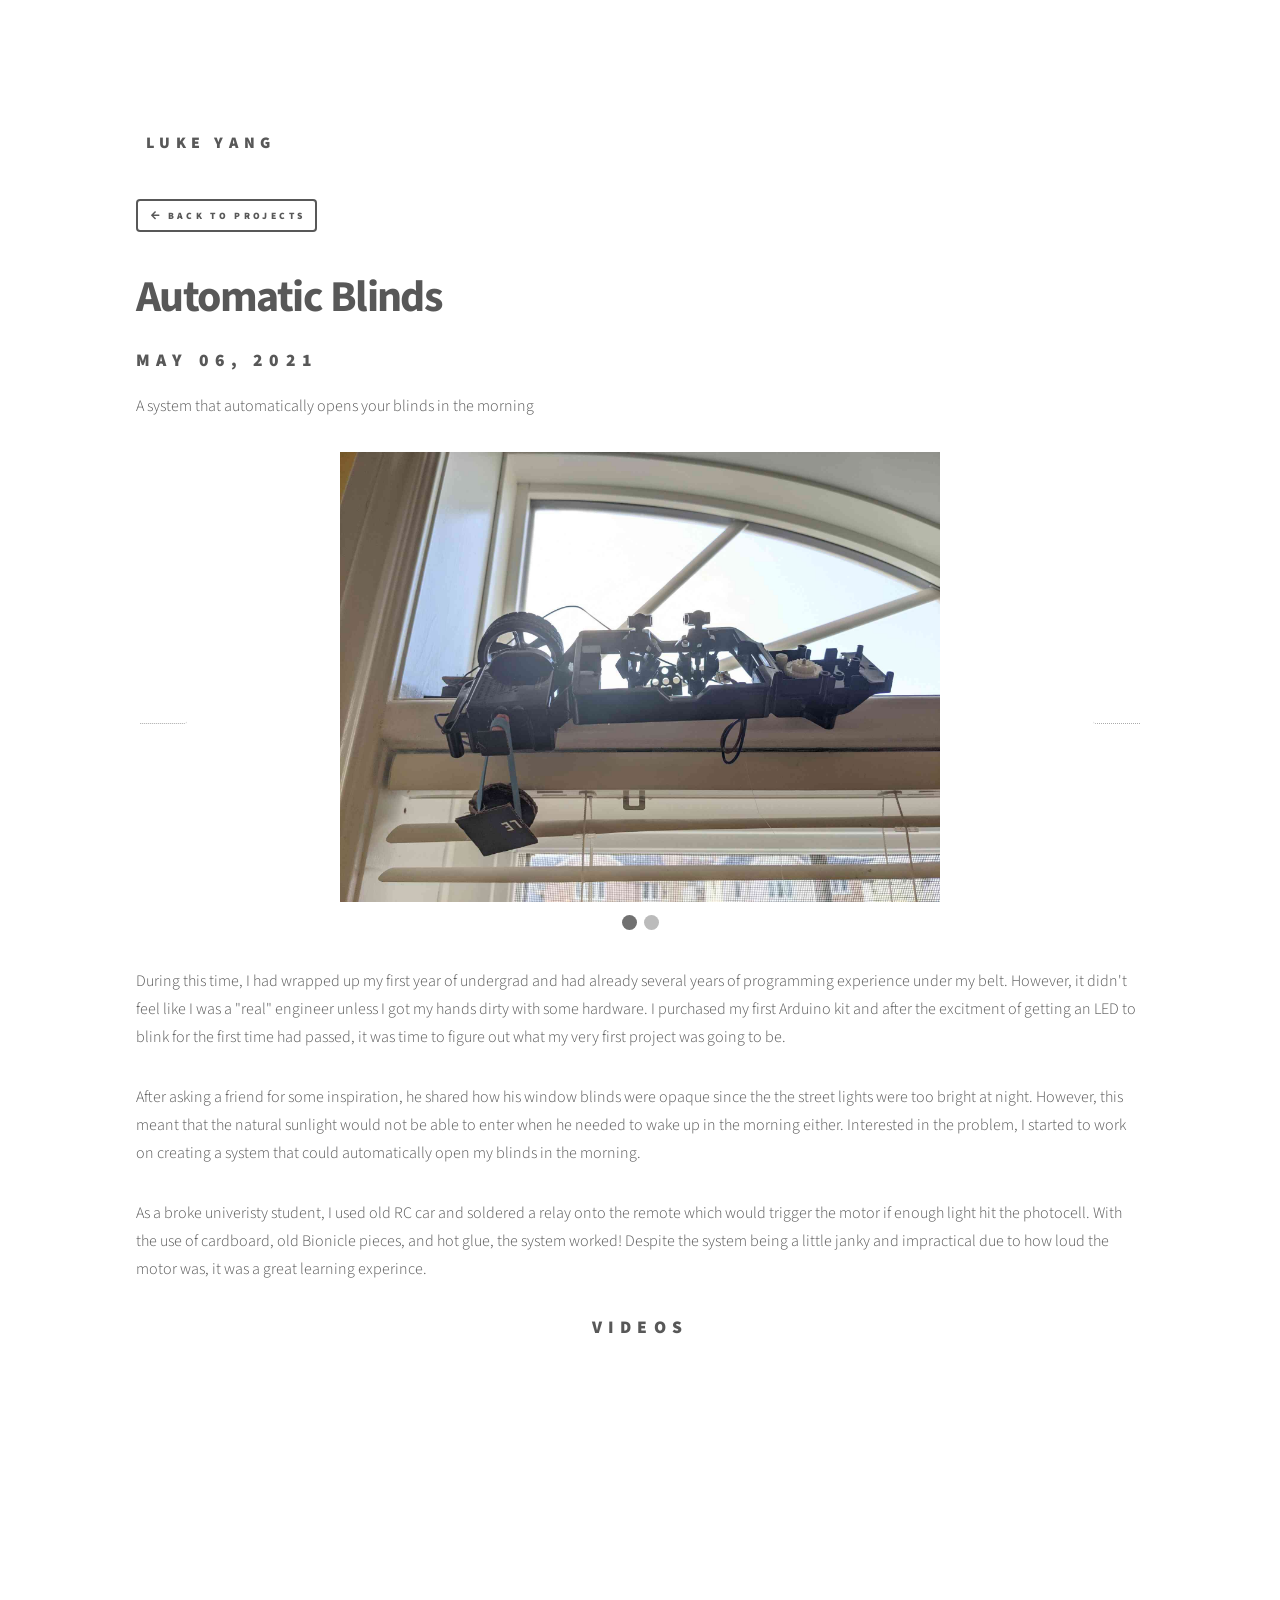
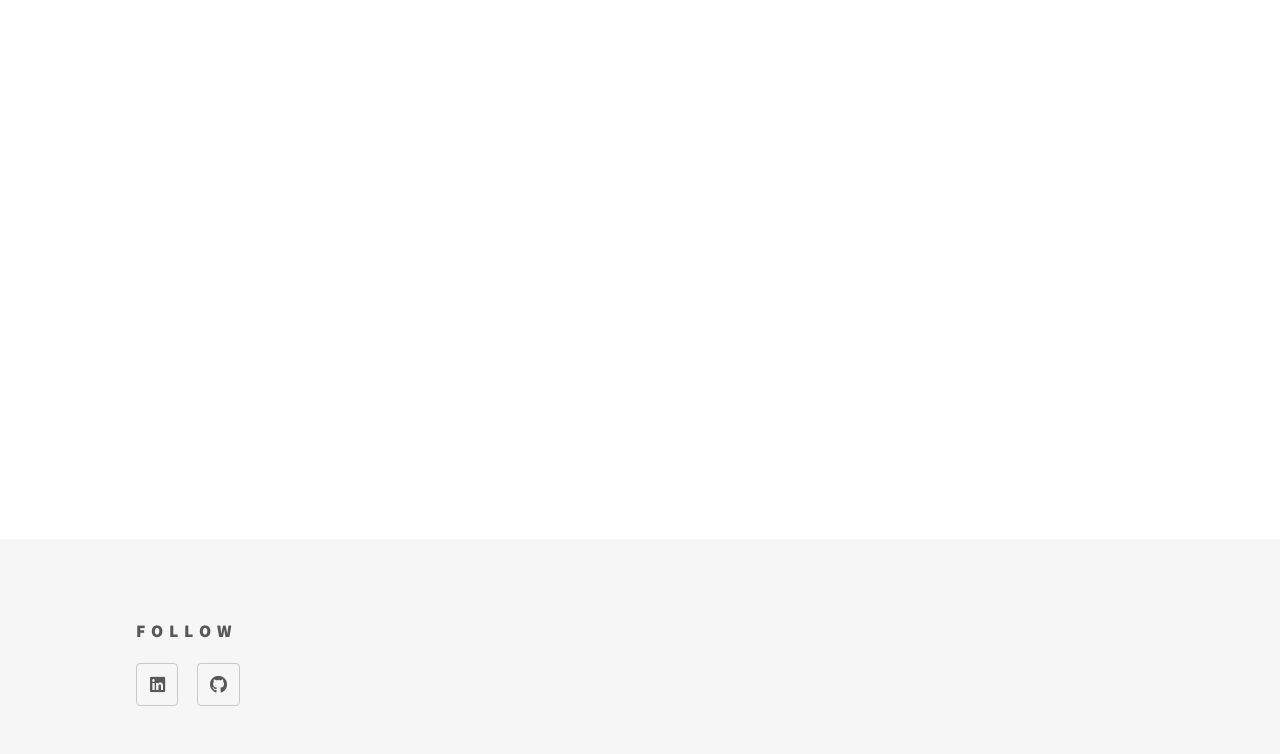
<file: projects/autoblinds.html>
<!DOCTYPE HTML>
<!--
	Phantom by HTML5 UP
	html5up.net | @ajlkn
	Free for personal and commercial use under the CCA 3.0 license (html5up.net/license)
-->
<html>
	<head>
		<title>Automatic Blinds</title>
		<meta charset="utf-8" />
		<meta name="viewport" content="width=device-width, initial-scale=1, user-scalable=no" />
		<link rel="stylesheet" href="/assets/css/main.css" />
        <link rel="stylesheet" href="/assets/css/slideshow.css" />
		<noscript><link rel="stylesheet" href="/assets/css/noscript.css" /></noscript>
	</head>
	<body class="is-preload">
		<!-- Wrapper -->
			<div id="wrapper">

				<!-- Header -->
					<header id="header">
						<div class="inner">

                            <a href="/index.html" class="logo">
                                <span class="symbol"></span><span class="title">Luke Yang</span>
                            </a>

						</div>
					</header>

				<!-- Main -->
					<div id="main">
						<div class="inner">
							<a href="/index.html" class="button small icon solid fa-arrow-left">Back to Projects</a>
							<br><br>
							<h1>Automatic Blinds</h1>
                            <h2>May 06, 2021</h2>
                            <p>A system that automatically opens your blinds in the morning</p>
						  
                            <!-- Slideshow container -->
                            <div class="slideshow-container">

                                <!-- Full-width images with number and caption text -->
                                <div class="mySlides fade">
                                <img src="/images/projects/autoblinds01.jpg" style="width:100%">
                                </div>
                            
                                <div class="mySlides fade">
                                <img src="/images/projects/autoblinds02.jpg" style="width:100%">
                                </div>
                            
                                <!-- Next and previous buttons -->
                                <a class="prev" onclick="plusSlides(-1)">&#10094;</a>
                                <a class="next" onclick="plusSlides(1)">&#10095;</a>
                            </div>
                            
                            <!-- The dots/circles -->
                            <div style="text-align:center">
                                <span class="dot" onclick="currentSlide(1)"></span>
                                <span class="dot" onclick="currentSlide(2)"></span>
                            </div>
                            <br>
							<p>
                                During this time, I had wrapped up my first year of undergrad and had already several years of programming experience
                                under my belt. However, it didn't feel like I was a "real" engineer unless I got my hands
                                dirty with some hardware. I purchased my first Arduino kit and after the excitment of getting an LED to 
                                blink for the first time had passed, it was time to figure out what my very first project was going to be. 
                            </p>
							<p>
                                After asking a friend for some inspiration, he shared how his window blinds were opaque since the the street lights 
                                were too bright at night. However, this meant that the natural sunlight would not be able to enter when he needed to wake up in the morning either.
                                Interested in the problem, I started to work on creating a system that could automatically open my blinds in the morning.
                            </p>
                            <p>
                                As a broke univeristy student, I used old RC car and soldered a relay onto the remote which would trigger the motor if
                                enough light hit the photocell. With the use of cardboard, old Bionicle pieces, and hot glue, the system worked! Despite
                                the system being a little janky and impractical due to how loud the motor was, it was a great learning experince.
                            </p>
                            
                            <div style="text-align:center">
                                <h2>Videos</h2>
                            <iframe src="https://www.youtube.com/embed/BC7YN5gc4iQ" title="Automatic Blind Opener and Fixing an Old Phone" frameborder="0" allow="accelerometer; autoplay; clipboard-write; encrypted-media; gyroscope; picture-in-picture; web-share" referrerpolicy="strict-origin-when-cross-origin" allowfullscreen></iframe>
                            </div>
                        </div>
					</div>

				<!-- Footer -->
					<footer id="footer">
						<div class="inner">
							<section>
								<h2>Follow</h2>
								<ul class="icons">
									<li><a href="https://www.linkedin.com/in/lukeyang01/" class="icon brands style2 fa-linkedin"><span class="label">LinkedIn</span></a></li>
									<li><a href="https://github.com/lukewarmtemp" class="icon brands style2 fa-github"><span class="label">GitHub</span></a></li>
								</ul>
							</section>
						</div>
					</footer>

			</div>

		<!-- Scripts -->
			<script src="/assets/js/jquery.min.js"></script>
			<script src="/assets/js/browser.min.js"></script>
			<script src="/assets/js/breakpoints.min.js"></script>
			<script src="/assets/js/util.js"></script>
			<script src="/assets/js/main.js"></script>
            <script src="/assets/js/slideshow.js"></script>

	</body>
</html>
</file>
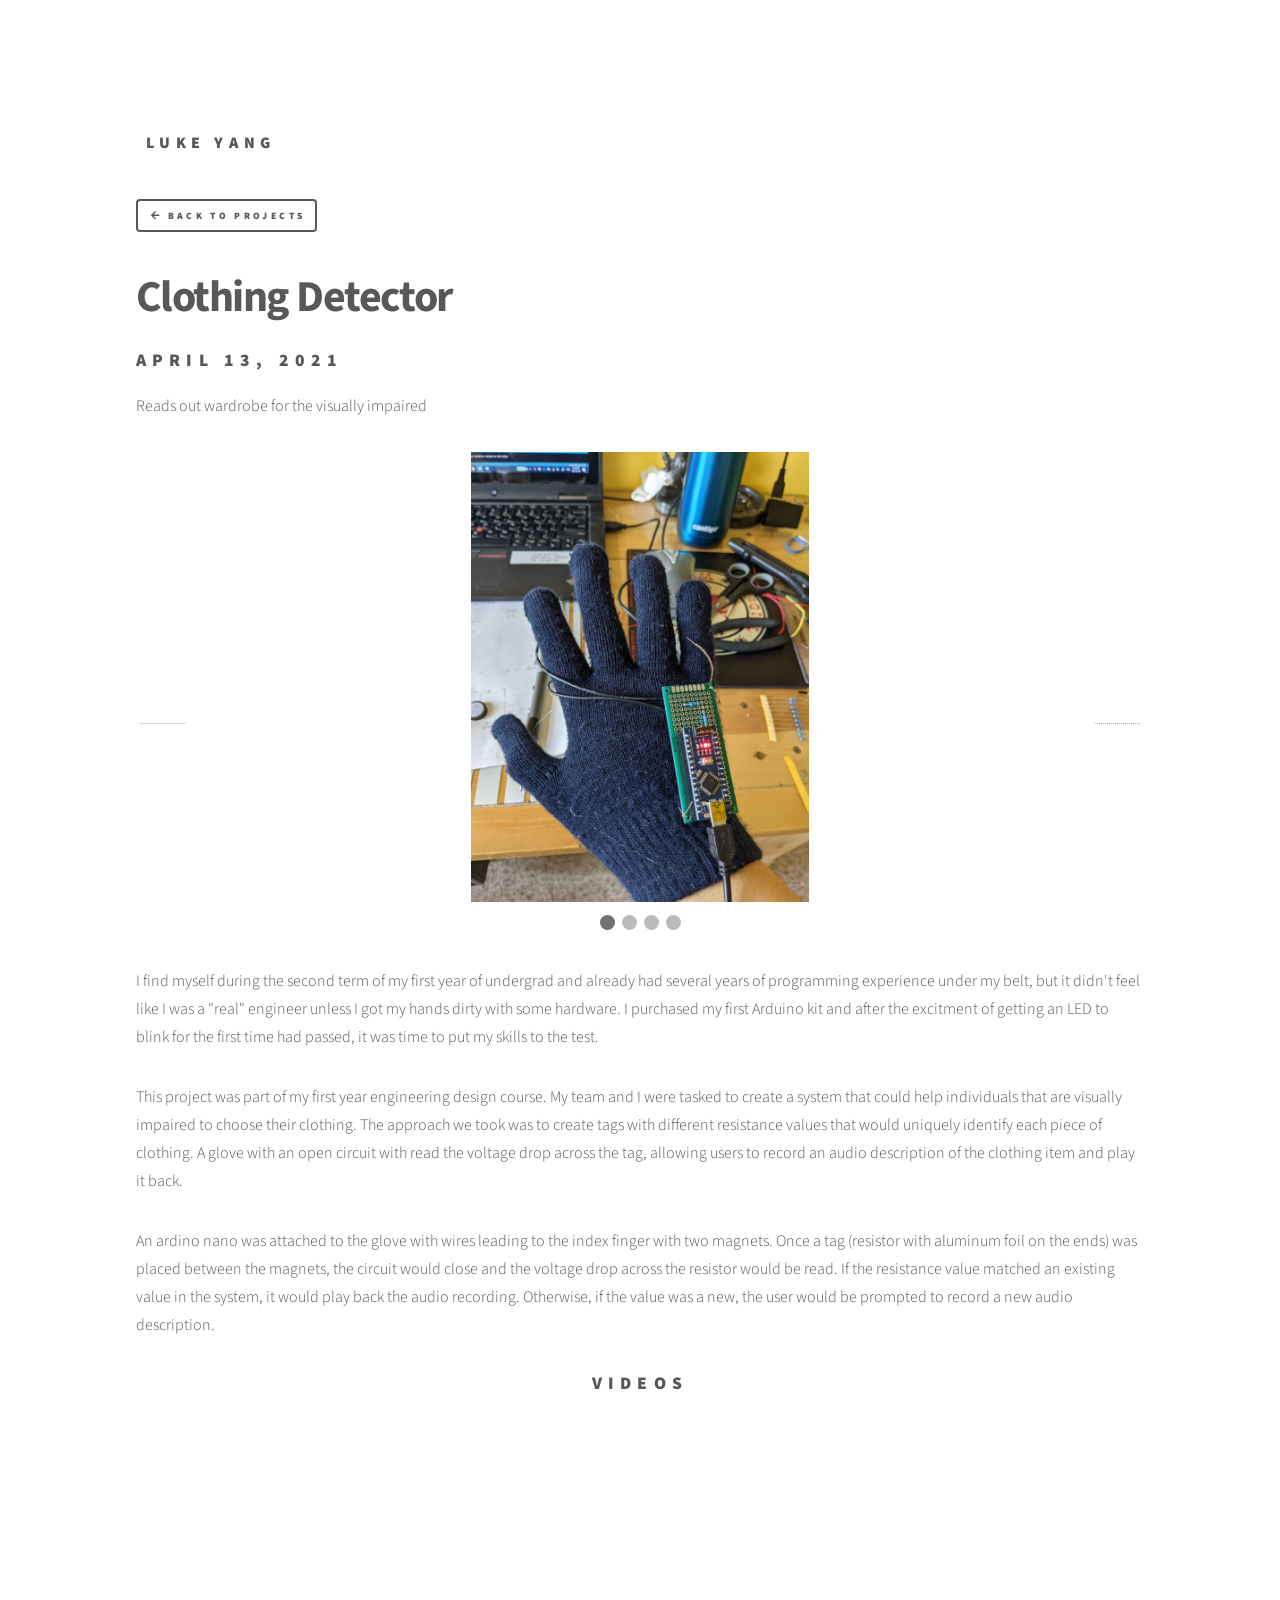
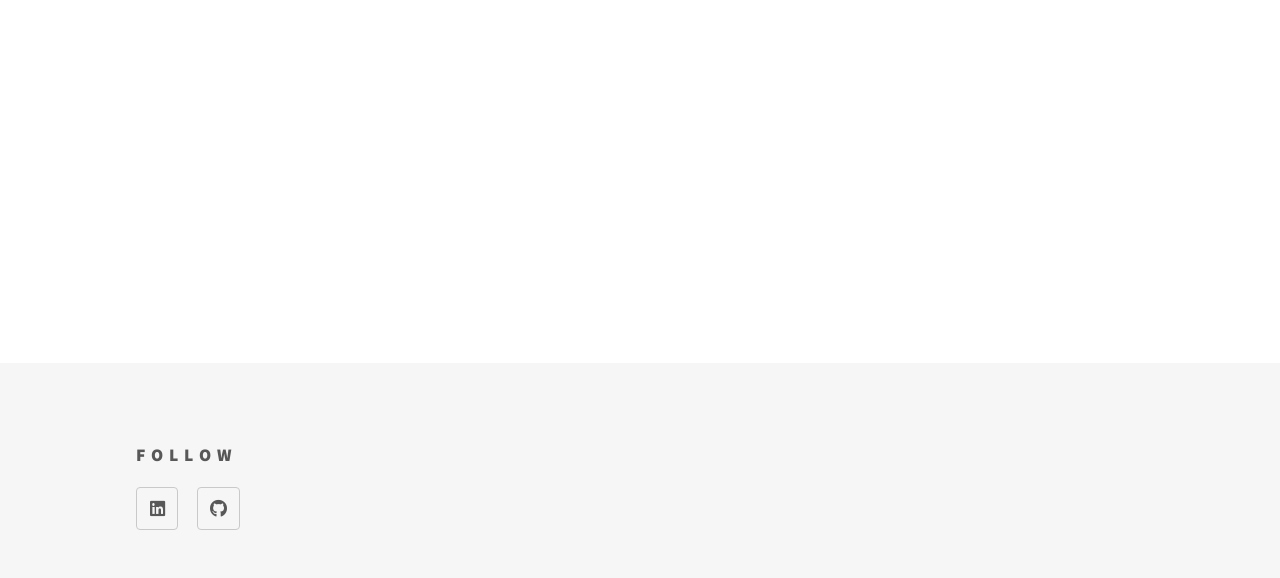
<file: projects/clothing.html>
<!DOCTYPE HTML>
<!--
	Phantom by HTML5 UP
	html5up.net | @ajlkn
	Free for personal and commercial use under the CCA 3.0 license (html5up.net/license)
-->
<html>
	<head>
		<title>Clothing Detector</title>
		<meta charset="utf-8" />
		<meta name="viewport" content="width=device-width, initial-scale=1, user-scalable=no" />
		<link rel="stylesheet" href="/assets/css/main.css" />
        <link rel="stylesheet" href="/assets/css/slideshow.css" />
		<noscript><link rel="stylesheet" href="/assets/css/noscript.css" /></noscript>
	</head>
	<body class="is-preload">
		<!-- Wrapper -->
			<div id="wrapper">

				<!-- Header -->
					<header id="header">
						<div class="inner">

							<a href="/index.html" class="logo">
                                <span class="symbol"></span><span class="title">Luke Yang</span>
                            </a>

						</div>
					</header>


				<!-- Main -->
					<div id="main">
						<div class="inner">
							<a href="/index.html" class="button small icon solid fa-arrow-left">Back to Projects</a>
							<br><br>
							<h1>Clothing Detector</h1>
                            <h2>April 13, 2021</h2>
                            <p>Reads out wardrobe for the visually impaired</p>

							<!-- Slideshow container -->
                            <div class="slideshow-container">

                                <!-- Full-width images with number and caption text -->
                                <div class="mySlides fade">
                                <img src="/images/projects/clothes01.jpg" style="width:100%">
                                </div>
                            
                                <div class="mySlides fade">
                                <img src="/images/projects/clothes02.jpg" style="width:100%">
                                </div>

								<div class="mySlides fade">
								<img src="/images/projects/clothes03.jpg" style="width:100%">
								</div>

								<div class="mySlides fade">
								<img src="/images/projects/clothes04.jpg" style="width:100%">
								</div>
                            
                                <!-- Next and previous buttons -->
                                <a class="prev" onclick="plusSlides(-1)">&#10094;</a>
                                <a class="next" onclick="plusSlides(1)">&#10095;</a>
                            </div>

							 <!-- The dots/circles -->
							 <div style="text-align:center">
                                <span class="dot" onclick="currentSlide(1)"></span>
                                <span class="dot" onclick="currentSlide(2)"></span>
                                <span class="dot" onclick="currentSlide(3)"></span>
                                <span class="dot" onclick="currentSlide(4)"></span>
                            </div>
							<br>
							<p>
                                I find myself during the second term of my first year of undergrad and already had several years of programming experience
                                under my belt, but it didn't feel like I was a "real" engineer unless I got my hands dirty with some hardware. 
								I purchased my first Arduino kit and after the excitment of getting an LED to blink for the first time had passed, 
								it was time to put my skills to the test.
                            </p>
							<p>
                                This project was part of my first year engineering design course. My team and I were tasked to create a system that could
								help individuals that are visually impaired to choose their clothing. The approach we took was to create tags with different
								resistance values that would uniquely identify each piece of clothing. A glove with an open circuit with read the voltage
								drop across the tag, allowing users to record an audio description of the clothing item and play it back.
                            </p>
                            <p>
                                An ardino nano was attached to the glove with wires leading to the index finger with two magnets. Once a tag (resistor with
								aluminum foil on the ends) was placed between the magnets, the circuit would close and the voltage drop across the resistor 
								would be read. If the resistance value matched an existing value in the system, it would play back the audio recording.
								Otherwise, if the value was a new, the user would be prompted to record a new audio description.
							</p>
                            
                            <div style="text-align:center">
                                <h2>Videos</h2>
								<iframe width="743" height="418" src="https://www.youtube.com/embed/A1P6gI16SNw" title="Clothing Detection Prototype March 8, 2021" frameborder="0" allow="accelerometer; autoplay; clipboard-write; encrypted-media; gyroscope; picture-in-picture; web-share" referrerpolicy="strict-origin-when-cross-origin" allowfullscreen></iframe>
								<iframe width="743" height="418" src="https://www.youtube.com/embed/AvgyYH86l70" title="Clothing Detection Prototype March 16, 2021" frameborder="0" allow="accelerometer; autoplay; clipboard-write; encrypted-media; gyroscope; picture-in-picture; web-share" referrerpolicy="strict-origin-when-cross-origin" allowfullscreen></iframe>
								<iframe width="743" height="418" src="https://www.youtube.com/embed/FzzUGU8Vqrg" title="Clothing Detection Prototype April 10 2021" frameborder="0" allow="accelerometer; autoplay; clipboard-write; encrypted-media; gyroscope; picture-in-picture; web-share" referrerpolicy="strict-origin-when-cross-origin" allowfullscreen></iframe>
                            </div>
                        </div>
					</div>

				<!-- Footer -->
					<footer id="footer">
						<div class="inner">
							<section>
								<h2>Follow</h2>
								<ul class="icons">
									<li><a href="https://www.linkedin.com/in/lukeyang01/" class="icon brands style2 fa-linkedin"><span class="label">LinkedIn</span></a></li>
									<li><a href="https://github.com/lukewarmtemp" class="icon brands style2 fa-github"><span class="label">GitHub</span></a></li>
								</ul>
							</section>
						</div>
					</footer>

			</div>

		<!-- Scripts -->
			<script src="/assets/js/jquery.min.js"></script>
			<script src="/assets/js/browser.min.js"></script>
			<script src="/assets/js/breakpoints.min.js"></script>
			<script src="/assets/js/util.js"></script>
			<script src="/assets/js/main.js"></script>
            <script src="/assets/js/slideshow.js"></script>

	</body>
</html>
</file>
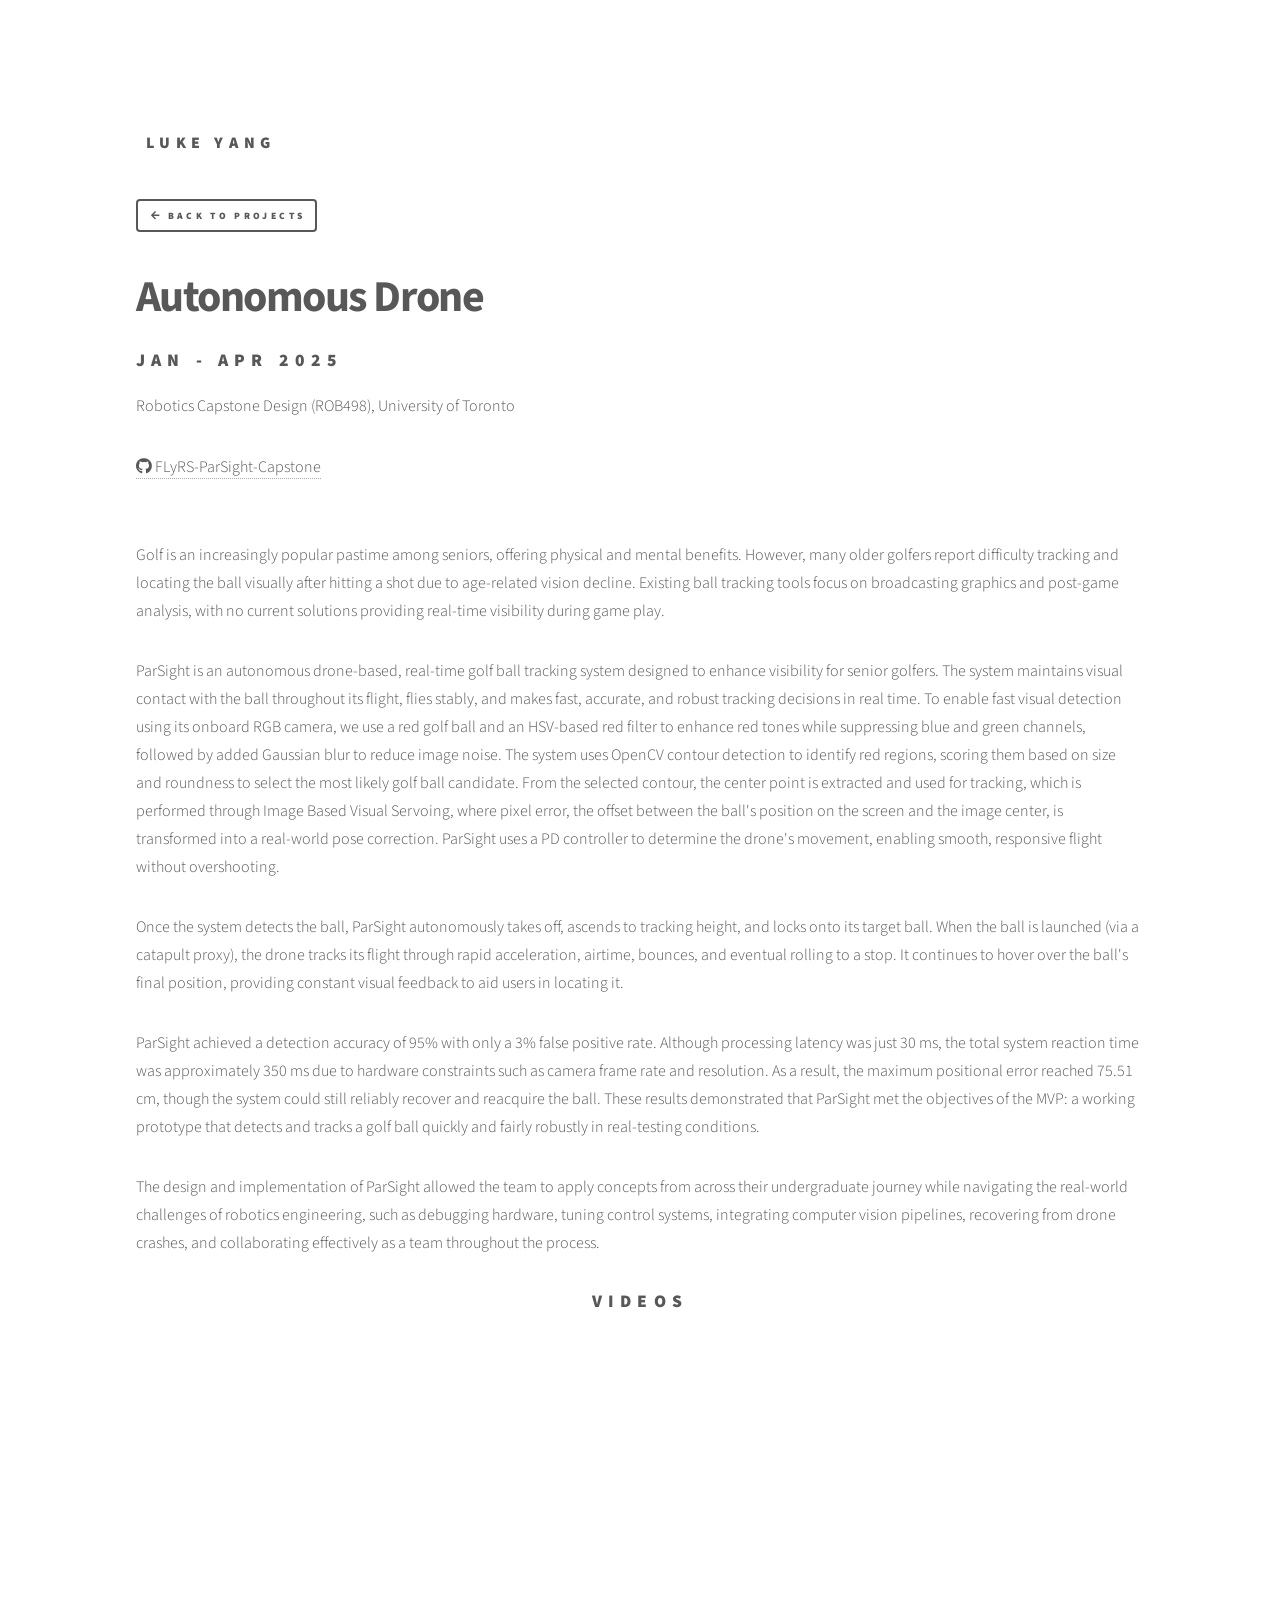
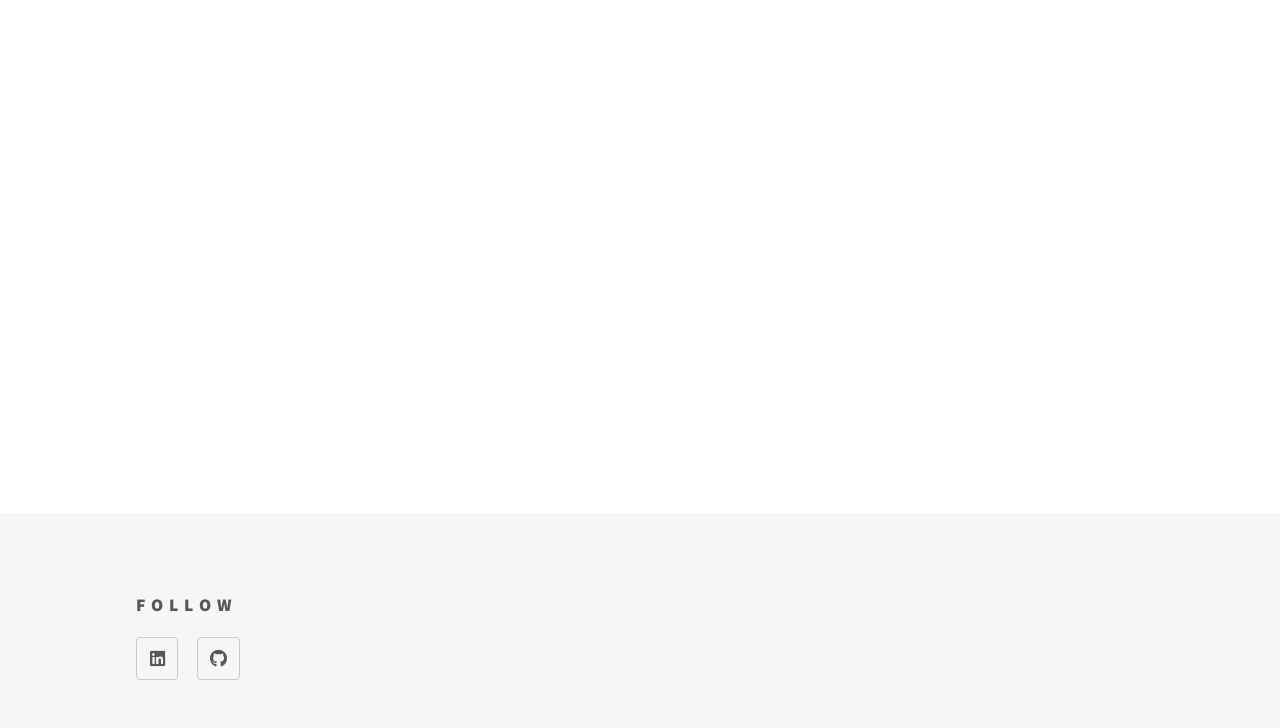
<file: projects/drone.html>
<!DOCTYPE HTML>
<!--
	Phantom by HTML5 UP
	html5up.net | @ajlkn
	Free for personal and commercial use under the CCA 3.0 license (html5up.net/license)
-->
<html>
	<head>
		<title>Autonomous Drone</title>
		<meta charset="utf-8" />
		<meta name="viewport" content="width=device-width, initial-scale=1, user-scalable=no" />
		<link rel="stylesheet" href="/assets/css/main.css" />
        <link rel="stylesheet" href="/assets/css/slideshow.css" />
		<noscript><link rel="stylesheet" href="/assets/css/noscript.css" /></noscript>
	</head>
	<body class="is-preload">
		<!-- Wrapper -->
			<div id="wrapper">

				<!-- Header -->
					<header id="header">
						<div class="inner">

							<a href="/index.html" class="logo">
                                <span class="symbol"></span><span class="title">Luke Yang</span>
                            </a>

						</div>
					</header>

				<!-- Main -->
					<div id="main">
						<div class="inner">
							<a href="/index.html" class="button small icon solid fa-arrow-left">Back to Projects</a>
							<br><br>
							<h1>Autonomous Drone</h1>
                            <h2>Jan - Apr 2025</h2>
                            <p>Robotics Capstone Design (ROB498), University of Toronto</p>

							<p>
								<a href="https://github.com/liufeli2/FLyRS-ParSight-Capstone" class="logo">
									<span class="icon brands fa-github"></span><span class="title">   FLyRS-ParSight-Capstone</span>
								</a>
							</p>

                            <br>
							<p>
								Golf is an increasingly popular pastime among seniors, offering physical and mental benefits.
								However, many older golfers report difficulty tracking and locating the ball visually after hitting a
								shot due to age-related vision decline. Existing ball tracking tools focus on broadcasting graphics
								and post-game analysis, with no current solutions providing real-time visibility during game play.
							</p>
							<p>
								ParSight is an autonomous drone-based, real-time golf ball tracking system designed to enhance
								visibility for senior golfers. The system maintains visual contact with the ball throughout its flight,
								flies stably, and makes fast, accurate, and robust tracking decisions in real time. To enable fast
								visual detection using its onboard RGB camera, we use a red golf ball and an HSV-based red filter
								to enhance red tones while suppressing blue and green channels, followed by added Gaussian blur
								to reduce image noise. The system uses OpenCV contour detection to identify red regions, scoring
								them based on size and roundness to select the most likely golf ball candidate. From the selected
								contour, the center point is extracted and used for tracking, which is performed through Image
								Based Visual Servoing, where pixel error, the offset between the ball's position on the screen and
								the image center, is transformed into a real-world pose correction. ParSight uses a PD controller
								to determine the drone's movement, enabling smooth, responsive flight without overshooting.
							</p>
							<p>
								Once the system detects the ball, ParSight autonomously takes off, ascends to tracking height, and
								locks onto its target ball. When the ball is launched (via a catapult proxy), the drone tracks its flight
								through rapid acceleration, airtime, bounces, and eventual rolling to a stop. It continues to hover
								over the ball's final position, providing constant visual feedback to aid users in locating it.
							</p>
							<p>
								ParSight achieved a detection accuracy of 95% with only a 3% false positive rate. Although
								processing latency was just 30 ms, the total system reaction time was approximately 350 ms due
								to hardware constraints such as camera frame rate and resolution. As a result, the maximum
								positional error reached 75.51 cm, though the system could still reliably recover and reacquire
								the ball. These results demonstrated that ParSight met the objectives of the MVP: a working
								prototype that detects and tracks a golf ball quickly and fairly robustly in real-testing conditions.
							</p>
							<p>
								The design and implementation of ParSight allowed the team to apply concepts from across their
								undergraduate journey while navigating the real-world challenges of robotics engineering, such as
								debugging hardware, tuning control systems, integrating computer vision pipelines, recovering
								from drone crashes, and collaborating effectively as a team throughout the process.
							</p>

							<div style="text-align:center">
								<h2>Videos</h2>
								<iframe width="893" height="502" src="https://www.youtube.com/embed/RYvxOayfhhA" title="Autonomous Drone" frameborder="0" allow="accelerometer; autoplay; clipboard-write; encrypted-media; gyroscope; picture-in-picture; web-share" referrerpolicy="strict-origin-when-cross-origin" allowfullscreen></iframe>
							</div>
                        </div>
					</div>

				<!-- Footer -->
					<footer id="footer">
						<div class="inner">
							<section>
								<h2>Follow</h2>
								<ul class="icons">
									<li><a href="https://www.linkedin.com/in/lukeyang01/" class="icon brands style2 fa-linkedin"><span class="label">LinkedIn</span></a></li>
									<li><a href="https://github.com/lukewarmtemp" class="icon brands style2 fa-github"><span class="label">GitHub</span></a></li>
								</ul>
							</section>
						</div>
					</footer>

			</div>

		<!-- Scripts -->
			<script src="/assets/js/jquery.min.js"></script>
			<script src="/assets/js/browser.min.js"></script>
			<script src="/assets/js/breakpoints.min.js"></script>
			<script src="/assets/js/util.js"></script>
			<script src="/assets/js/main.js"></script>
            <script src="/assets/js/slideshow.js"></script>

	</body>
</html>
</file>
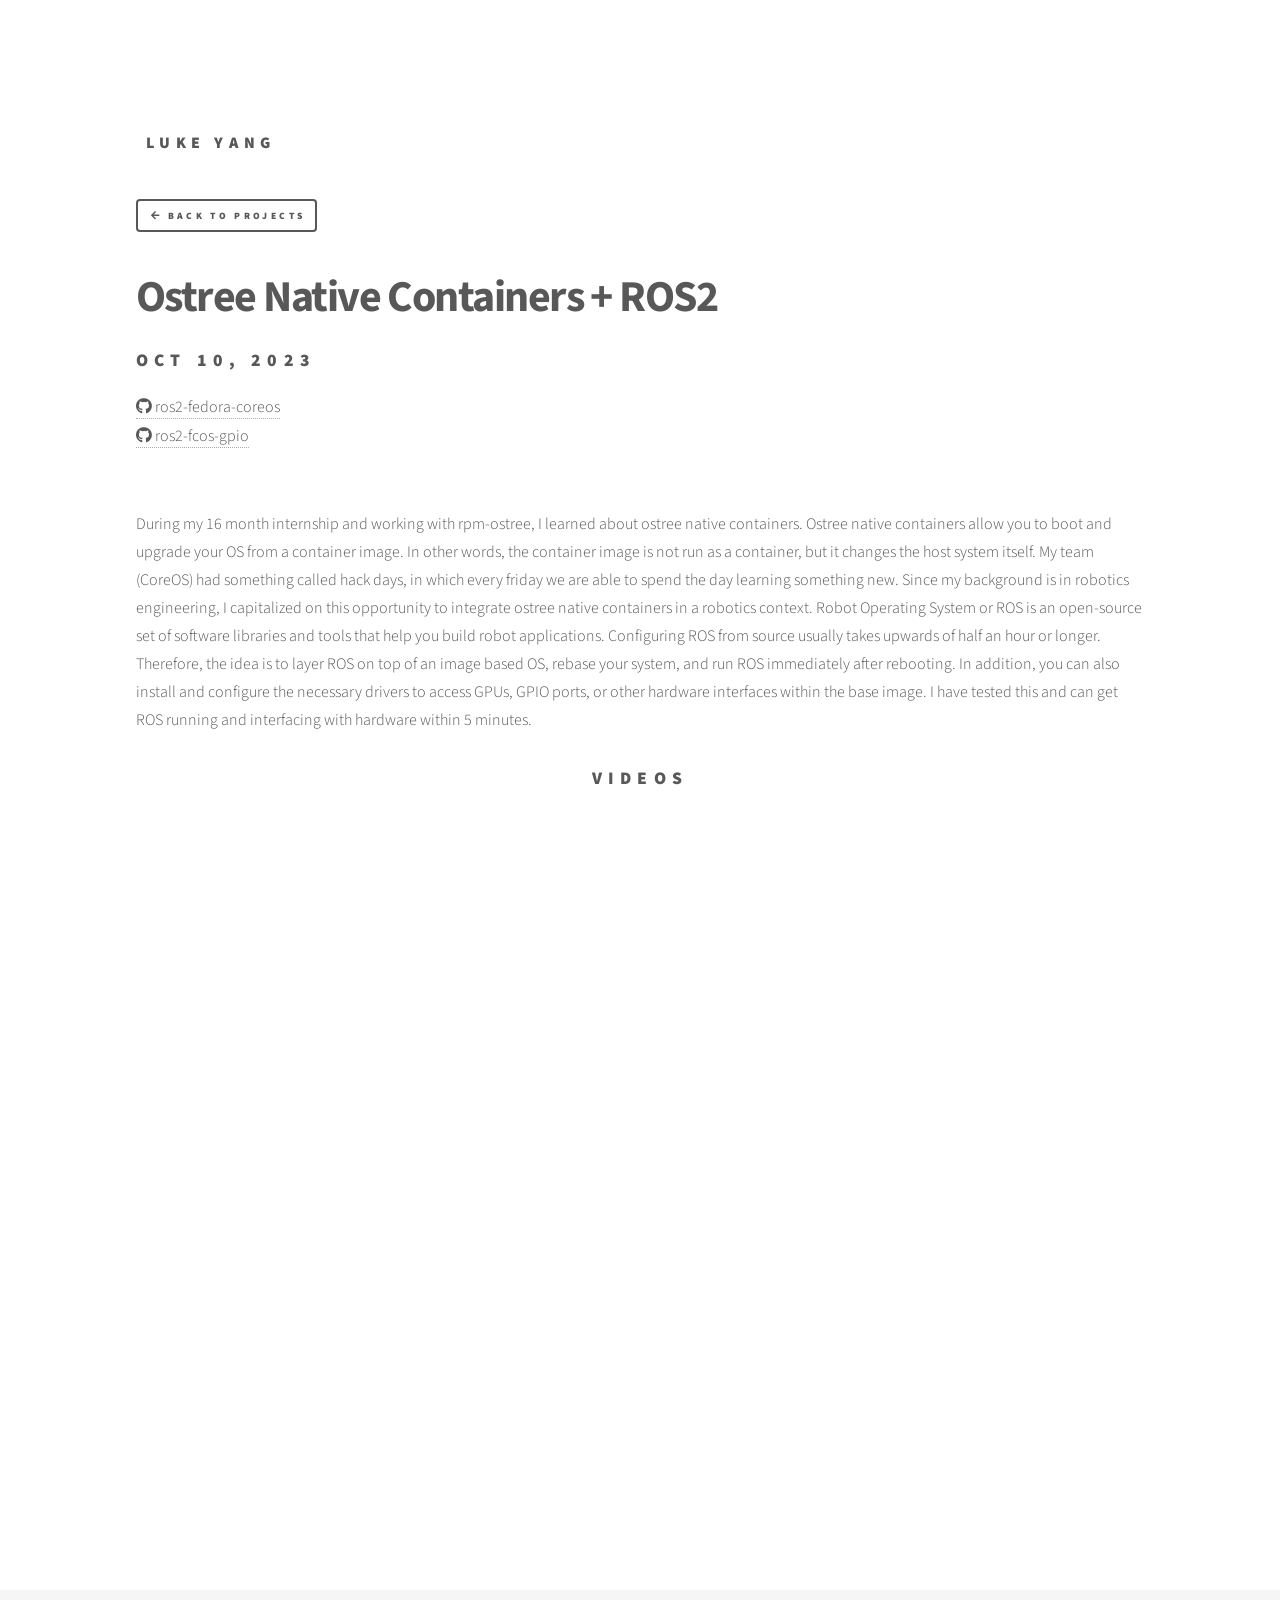
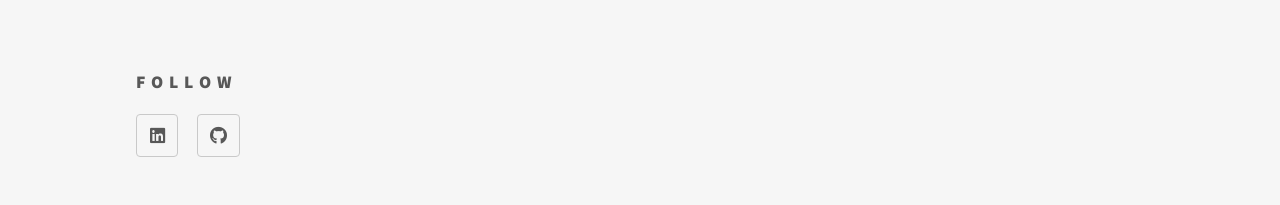
<file: projects/ostreeros.html>
<!DOCTYPE HTML>
<!--
	Phantom by HTML5 UP
	html5up.net | @ajlkn
	Free for personal and commercial use under the CCA 3.0 license (html5up.net/license)
-->
<html>
	<head>
		<title>Ostree Native Containers + ROS2</title>
		<meta charset="utf-8" />
		<meta name="viewport" content="width=device-width, initial-scale=1, user-scalable=no" />
		<link rel="stylesheet" href="/assets/css/main.css" />
        <link rel="stylesheet" href="/assets/css/slideshow.css" />
		<noscript><link rel="stylesheet" href="/assets/css/noscript.css" /></noscript>
	</head>
	<body class="is-preload">
		<!-- Wrapper -->
			<div id="wrapper">

				<!-- Header -->
					<header id="header">
						<div class="inner">

                            <a href="/index.html" class="logo">
                                <span class="symbol"></span><span class="title">Luke Yang</span>
                            </a>

						</div>
					</header>

				<!-- Main -->
					<div id="main">
						<div class="inner">
							<a href="/index.html" class="button small icon solid fa-arrow-left">Back to Projects</a>
							<br><br>
							<h1>Ostree Native Containers + ROS2</h1>
                            <h2>Oct 10, 2023</h2>
                            <p>
                                <a href="https://github.com/lukewarmtemp/ros2-fcos-gpio" class="logo">
                                    <span class="icon brands fa-github"></span><span class="title">   ros2-fedora-coreos</span>
                                </a>
                                <br>
                                <a href="https://github.com/lukewarmtemp/ros2-fcos-gpio" class="logo">
                                    <span class="icon brands fa-github"></span><span class="title">   ros2-fcos-gpio</span>
                                </a>
                            </p>
						  
                            <br>
							<p>
                                During my 16 month internship and working with rpm-ostree, I learned about ostree native containers. Ostree native containers allow you 
                                to boot and upgrade your OS from a container image. In other words, the container image is not run as a container, but it changes the host 
                                system itself. My team (CoreOS) had something called hack days, in which every friday we are able to spend the day learning something new. 
                                Since my background is in robotics engineering, I capitalized on this opportunity to integrate ostree native containers in a robotics context.

                                Robot Operating System or ROS is an open-source set of software libraries and tools that help you build robot applications.
                                Configuring ROS from source usually takes upwards of half an hour or longer. Therefore, the idea is to layer ROS on top of an image based OS, 
                                rebase your system, and run ROS immediately after rebooting. In addition, you can also install and configure the necessary drivers to access 
                                GPUs, GPIO ports, or other hardware interfaces within the base image. I have tested this and can get ROS running and interfacing with hardware 
                                within 5 minutes.
                            </p>
                            <div style="text-align:center">
                                <h2>Videos</h2>
                                <iframe width="893" height="502" src="https://www.youtube.com/embed/0bcx_z3XvNQ" title="Ostree Native Containers + ROS2 Demo" frameborder="0" allow="accelerometer; autoplay; clipboard-write; encrypted-media; gyroscope; picture-in-picture; web-share" referrerpolicy="strict-origin-when-cross-origin" allowfullscreen></iframe>
                            </div>
                        </div>
					</div>

				<!-- Footer -->
					<footer id="footer">
						<div class="inner">
							<section>
								<h2>Follow</h2>
								<ul class="icons">
									<li><a href="https://www.linkedin.com/in/lukeyang01/" class="icon brands style2 fa-linkedin"><span class="label">LinkedIn</span></a></li>
									<li><a href="https://github.com/lukewarmtemp" class="icon brands style2 fa-github"><span class="label">GitHub</span></a></li>
								</ul>
							</section>
						</div>
					</footer>

			</div>

		<!-- Scripts -->
			<script src="/assets/js/jquery.min.js"></script>
			<script src="/assets/js/browser.min.js"></script>
			<script src="/assets/js/breakpoints.min.js"></script>
			<script src="/assets/js/util.js"></script>
			<script src="/assets/js/main.js"></script>
            <script src="/assets/js/slideshow.js"></script>

	</body>
</html>
</file>
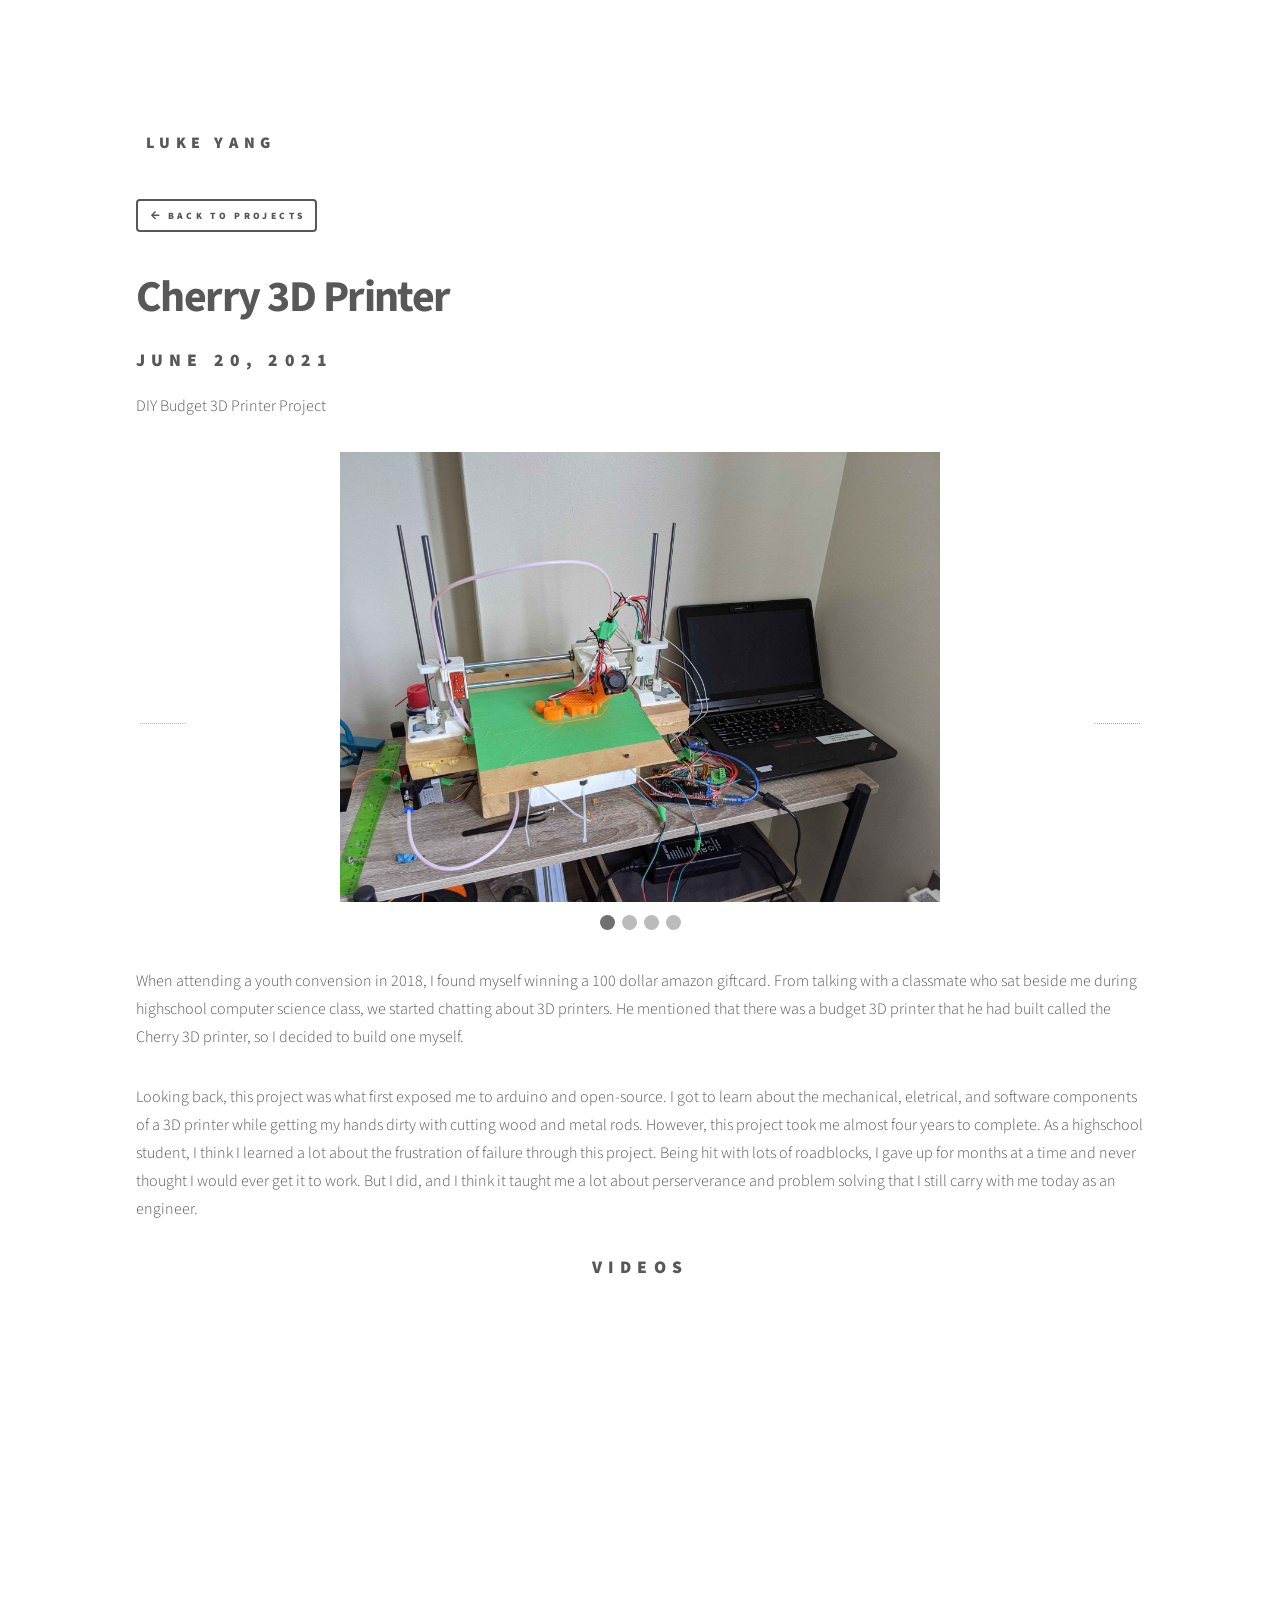
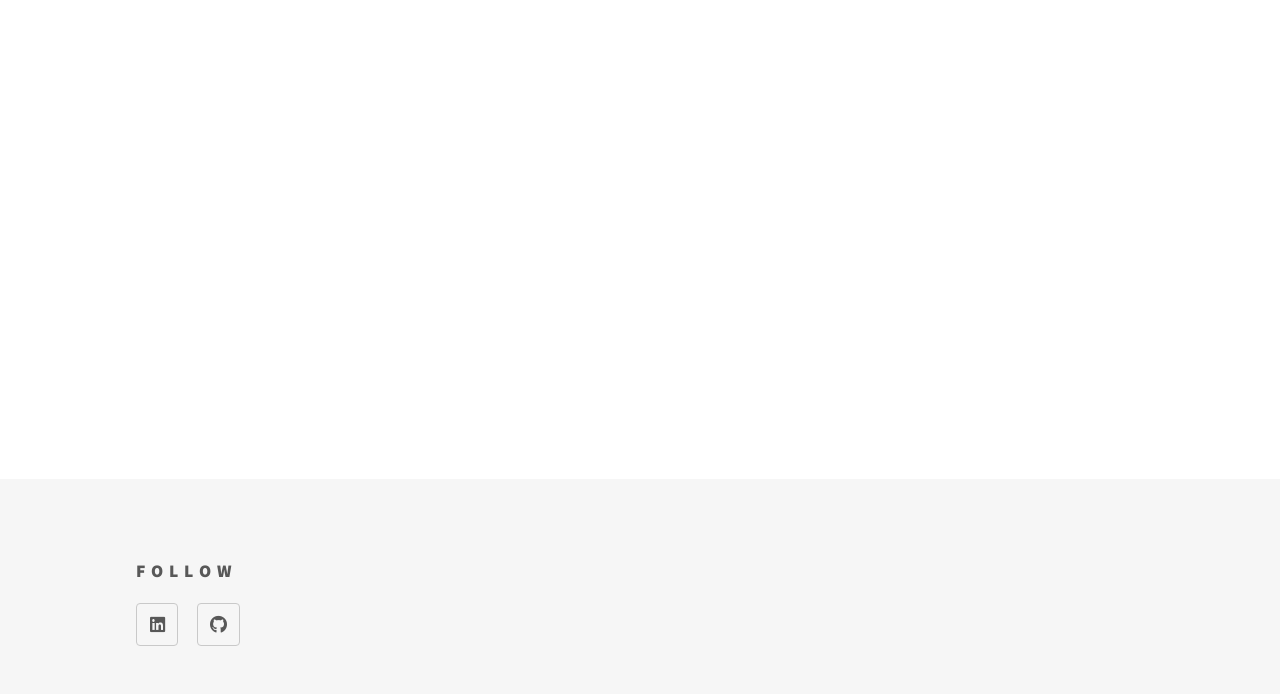
<file: projects/printer.html>
<!DOCTYPE HTML>
<!--
	Phantom by HTML5 UP
	html5up.net | @ajlkn
	Free for personal and commercial use under the CCA 3.0 license (html5up.net/license)
-->
<html>
	<head>
		<title>Cherry 3D Printer</title>
		<meta charset="utf-8" />
		<meta name="viewport" content="width=device-width, initial-scale=1, user-scalable=no" />
		<link rel="stylesheet" href="/assets/css/main.css" />
        <link rel="stylesheet" href="/assets/css/slideshow.css" />
		<noscript><link rel="stylesheet" href="/assets/css/noscript.css" /></noscript>
	</head>
	<body class="is-preload">
		<!-- Wrapper -->
			<div id="wrapper">

				<!-- Header -->
					<header id="header">
						<div class="inner">

							<a href="/index.html" class="logo">
                                <span class="symbol"></span><span class="title">Luke Yang</span>
                            </a>

						</div>
					</header>

				<!-- Main -->
					<div id="main">
						<div class="inner">
							<a href="/index.html" class="button small icon solid fa-arrow-left">Back to Projects</a>
							<br><br>
							<h1>Cherry 3D Printer</h1>
                            <h2>June 20, 2021</h2>
                            <p>DIY Budget 3D Printer Project</p>

							<!-- Slideshow container -->
                            <div class="slideshow-container">

                                <!-- Full-width images with number and caption text -->
                                <div class="mySlides fade">
                                <img src="/images/projects/printer02.jpg" style="width:100%">
                                </div>
                            
                                <div class="mySlides fade">
                                <img src="/images/projects/printer01.jpg" style="width:100%">
                                </div>

								<div class="mySlides fade">
								<img src="/images/projects/printer04.jpg" style="width:100%">
								</div>

								<div class="mySlides fade">
								<img src="/images/projects/printer03.jpg" style="width:100%">
								</div>
                            
                                <!-- Next and previous buttons -->
                                <a class="prev" onclick="plusSlides(-1)">&#10094;</a>
                                <a class="next" onclick="plusSlides(1)">&#10095;</a>
                            </div>

							 <!-- The dots/circles -->
							 <div style="text-align:center">
                                <span class="dot" onclick="currentSlide(1)"></span>
                                <span class="dot" onclick="currentSlide(2)"></span>
                                <span class="dot" onclick="currentSlide(3)"></span>
                                <span class="dot" onclick="currentSlide(4)"></span>
                            </div>
							<br>
							<p>
                                When attending a youth convension in 2018, I found myself winning a 100 dollar amazon giftcard. From talking with a classmate
								who sat beside me during highschool computer science class, we started chatting about 3D printers. He mentioned that there was
								a budget 3D printer that he had built called the Cherry 3D printer, so I decided to build one myself.
                            </p>
							<p>
                                Looking back, this project was what first exposed me to arduino and open-source. I got to learn about the mechanical, eletrical, 
								and software components of a 3D printer while getting my hands dirty with cutting wood and metal rods.
								However, this project took me almost four years to complete. As a highschool student, I think I learned a lot about the frustration
								of failure through this project. Being hit with lots of roadblocks, I gave up for months at a time and never thought I would ever
								get it to work. But I did, and I think it taught me a lot about perserverance and problem solving that I still carry with me today
								as an engineer.
                            </p>
                            
                            <div style="text-align:center">
                                <h2>Videos</h2>
								<iframe width="893" height="502" src="https://www.youtube.com/embed/UK3DZck2mKw" title="Building a $150 3D-Printer... In 4 Years" frameborder="0" allow="accelerometer; autoplay; clipboard-write; encrypted-media; gyroscope; picture-in-picture; web-share" referrerpolicy="strict-origin-when-cross-origin" allowfullscreen></iframe>
                            </div>
                        </div>
					</div>

				<!-- Footer -->
					<footer id="footer">
						<div class="inner">
							<section>
								<h2>Follow</h2>
								<ul class="icons">
									<li><a href="https://www.linkedin.com/in/lukeyang01/" class="icon brands style2 fa-linkedin"><span class="label">LinkedIn</span></a></li>
									<li><a href="https://github.com/lukewarmtemp" class="icon brands style2 fa-github"><span class="label">GitHub</span></a></li>
								</ul>
							</section>
						</div>
					</footer>

			</div>

		<!-- Scripts -->
			<script src="/assets/js/jquery.min.js"></script>
			<script src="/assets/js/browser.min.js"></script>
			<script src="/assets/js/breakpoints.min.js"></script>
			<script src="/assets/js/util.js"></script>
			<script src="/assets/js/main.js"></script>
            <script src="/assets/js/slideshow.js"></script>

	</body>
</html>
</file>
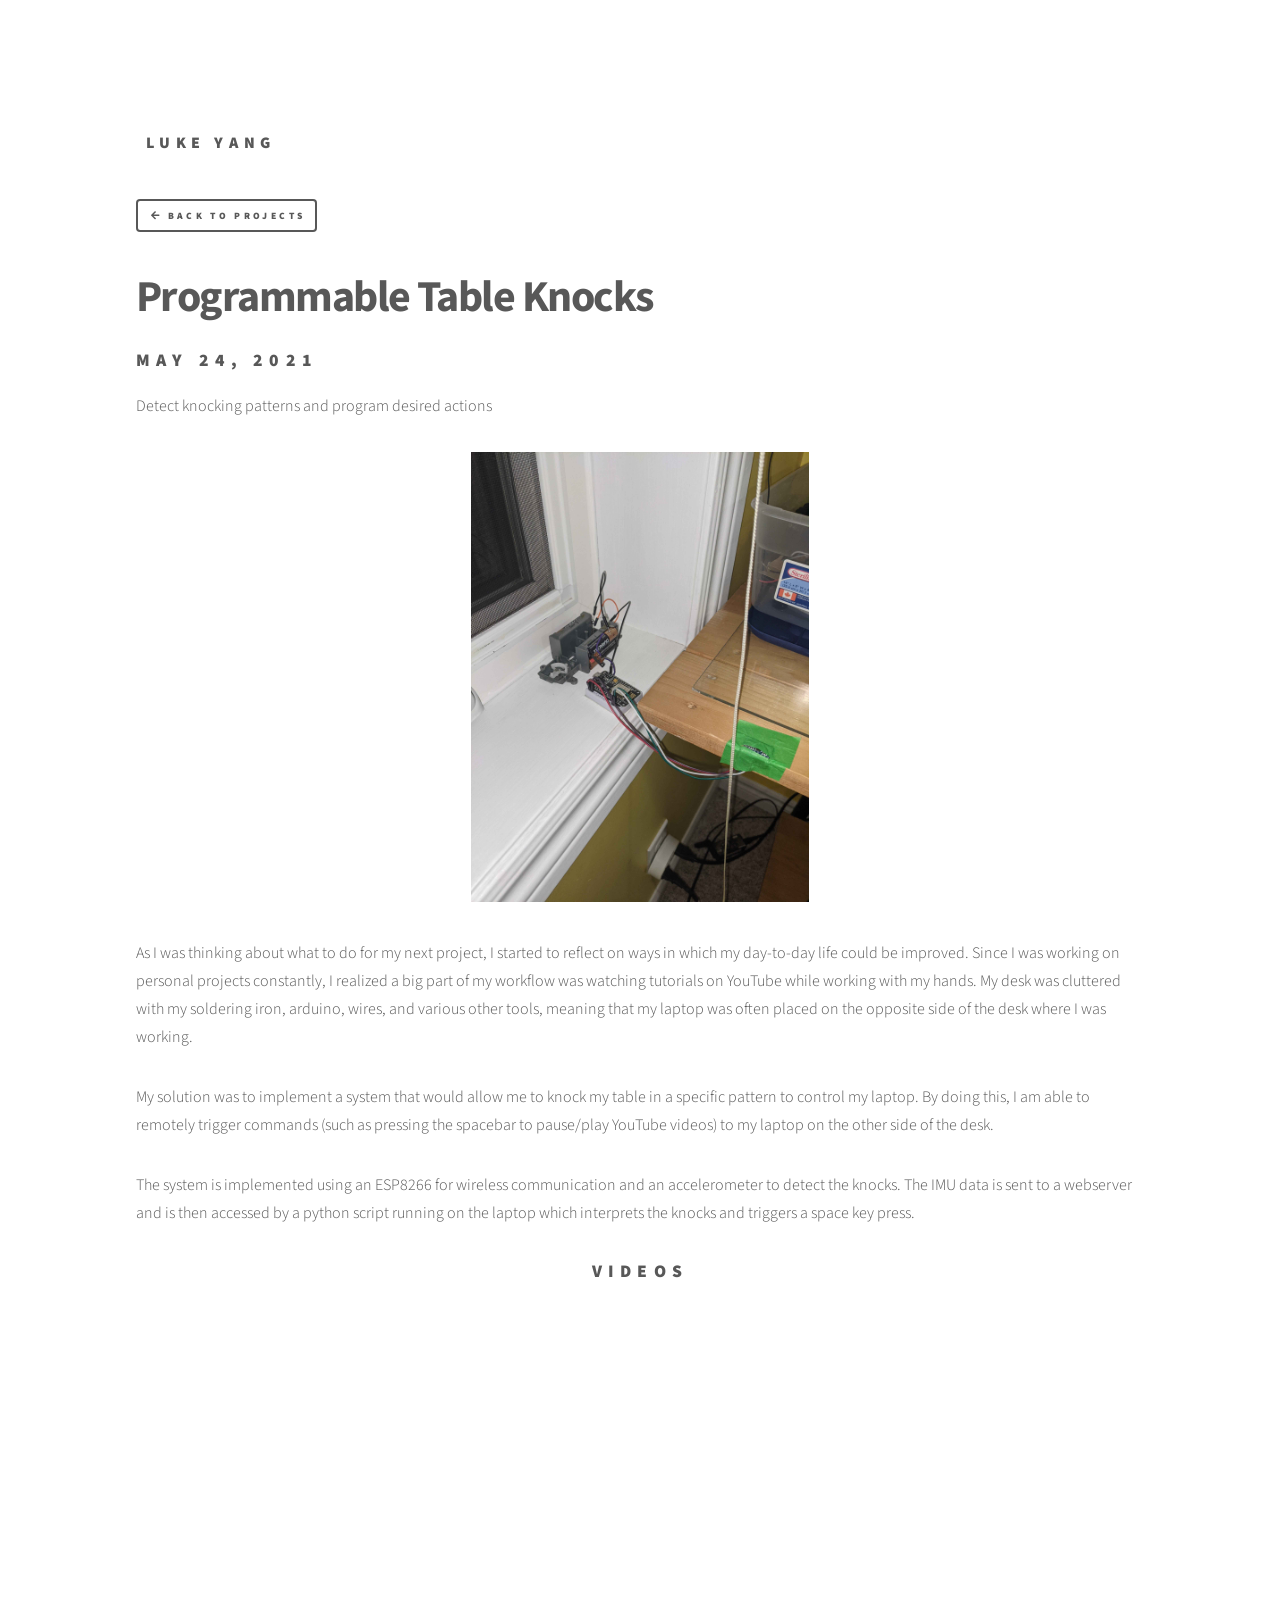
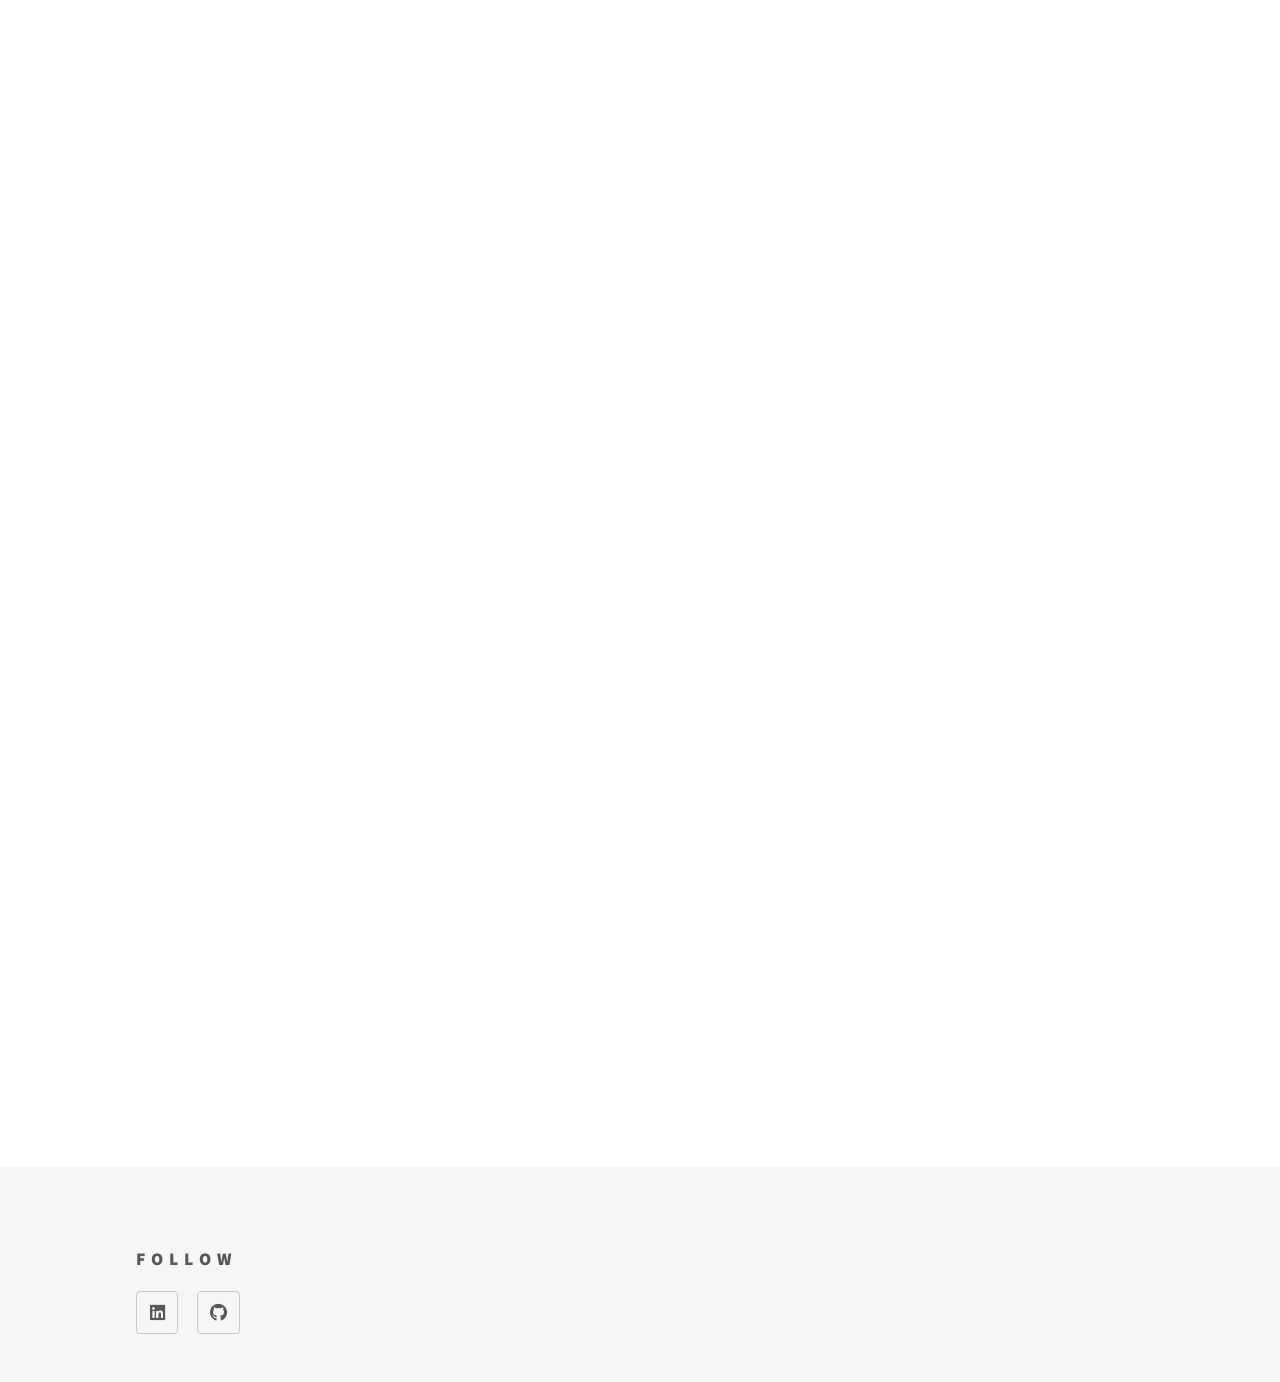
<file: projects/tableknock.html>
<!DOCTYPE HTML>
<!--
	Phantom by HTML5 UP
	html5up.net | @ajlkn
	Free for personal and commercial use under the CCA 3.0 license (html5up.net/license)
-->
<html>
	<head>
		<title>Programmable Table Knocks</title>
		<meta charset="utf-8" />
		<meta name="viewport" content="width=device-width, initial-scale=1, user-scalable=no" />
		<link rel="stylesheet" href="/assets/css/main.css" />
        <link rel="stylesheet" href="/assets/css/slideshow.css" />
		<noscript><link rel="stylesheet" href="/assets/css/noscript.css" /></noscript>
	</head>
	<body class="is-preload">
		<!-- Wrapper -->
			<div id="wrapper">

				<!-- Header -->
					<header id="header">
						<div class="inner">

							<a href="/index.html" class="logo">
                                <span class="symbol"></span><span class="title">Luke Yang</span>
                            </a>

						</div>
					</header>

				<!-- Menu -->
					<nav id="menu">
						<h2>Menu</h2>
						<ul>
							<li><a href="/index.html">Home</a></li>
							<li><a href="/generic.html">Ipsum veroeros</a></li>
							<li><a href="/generic.html">Tempus etiam</a></li>
							<li><a href="/generic.html">Consequat dolor</a></li>
							<li><a href="/elements.html">Elements</a></li>
						</ul>
					</nav>

				<!-- Main -->
					<div id="main">
						<div class="inner">
							<a href="/index.html" class="button small icon solid fa-arrow-left">Back to Projects</a>
							<br><br>
							<h1>Programmable Table Knocks</h1>
                            <h2>May 24, 2021</h2>
                            <p>Detect knocking patterns and program desired actions</p>
						  
							<img src="/images/projects/tableknock01.jpg" style="width:100%">
                            <br>
							<br>
							<p>
                                As I was thinking about what to do for my next project, I started to reflect on ways in which my day-to-day life could be improved.
								Since I was working on personal projects constantly, I realized a big part of my workflow was watching tutorials on YouTube
								while working with my hands. My desk was cluttered with my soldering iron, arduino, wires, and various other tools, meaning that
								my laptop was often placed on the opposite side of the desk where I was working.
                            </p>
							<p>
                                My solution was to implement a system that would allow me to knock my table in a specific pattern to control my laptop. 
								By doing this, I am able to remotely trigger commands (such as pressing the spacebar to pause/play YouTube videos)
								to my laptop on the other side of the desk.
                            </p>
                            <p>
                                The system is implemented using an ESP8266 for wireless communication and an accelerometer to detect the knocks. The IMU data is
								sent to a webserver and is then accessed by a python script running on the laptop which interprets the knocks and triggers a space key press.
                            </p>
                            
                            <div style="text-align:center">
                                <h2>Videos</h2>
								<iframe width="893" height="502" src="https://www.youtube.com/embed/qJi3m9uqzVc" title="Automatic Blinds Demo" frameborder="0" allow="accelerometer; autoplay; clipboard-write; encrypted-media; gyroscope; picture-in-picture; web-share" referrerpolicy="strict-origin-when-cross-origin" allowfullscreen></iframe>
								<iframe width="893" height="502" src="https://www.youtube.com/embed/xDad8aHsDBU" title="Pausing YouTube Videos by Knocking on my Table | Project Overview" frameborder="0" allow="accelerometer; autoplay; clipboard-write; encrypted-media; gyroscope; picture-in-picture; web-share" referrerpolicy="strict-origin-when-cross-origin" allowfullscreen></iframe>
                            </div>
                        </div>
					</div>

				<!-- Footer -->
					<footer id="footer">
						<div class="inner">
							<section>
								<h2>Follow</h2>
								<ul class="icons">
									<li><a href="https://www.linkedin.com/in/lukeyang01/" class="icon brands style2 fa-linkedin"><span class="label">LinkedIn</span></a></li>
									<li><a href="https://github.com/lukewarmtemp" class="icon brands style2 fa-github"><span class="label">GitHub</span></a></li>
								</ul>
							</section>
						</div>
					</footer>

			</div>

		<!-- Scripts -->
			<script src="/assets/js/jquery.min.js"></script>
			<script src="/assets/js/browser.min.js"></script>
			<script src="/assets/js/breakpoints.min.js"></script>
			<script src="/assets/js/util.js"></script>
			<script src="/assets/js/main.js"></script>
            <script src="/assets/js/slideshow.js"></script>

	</body>
</html>
</file>
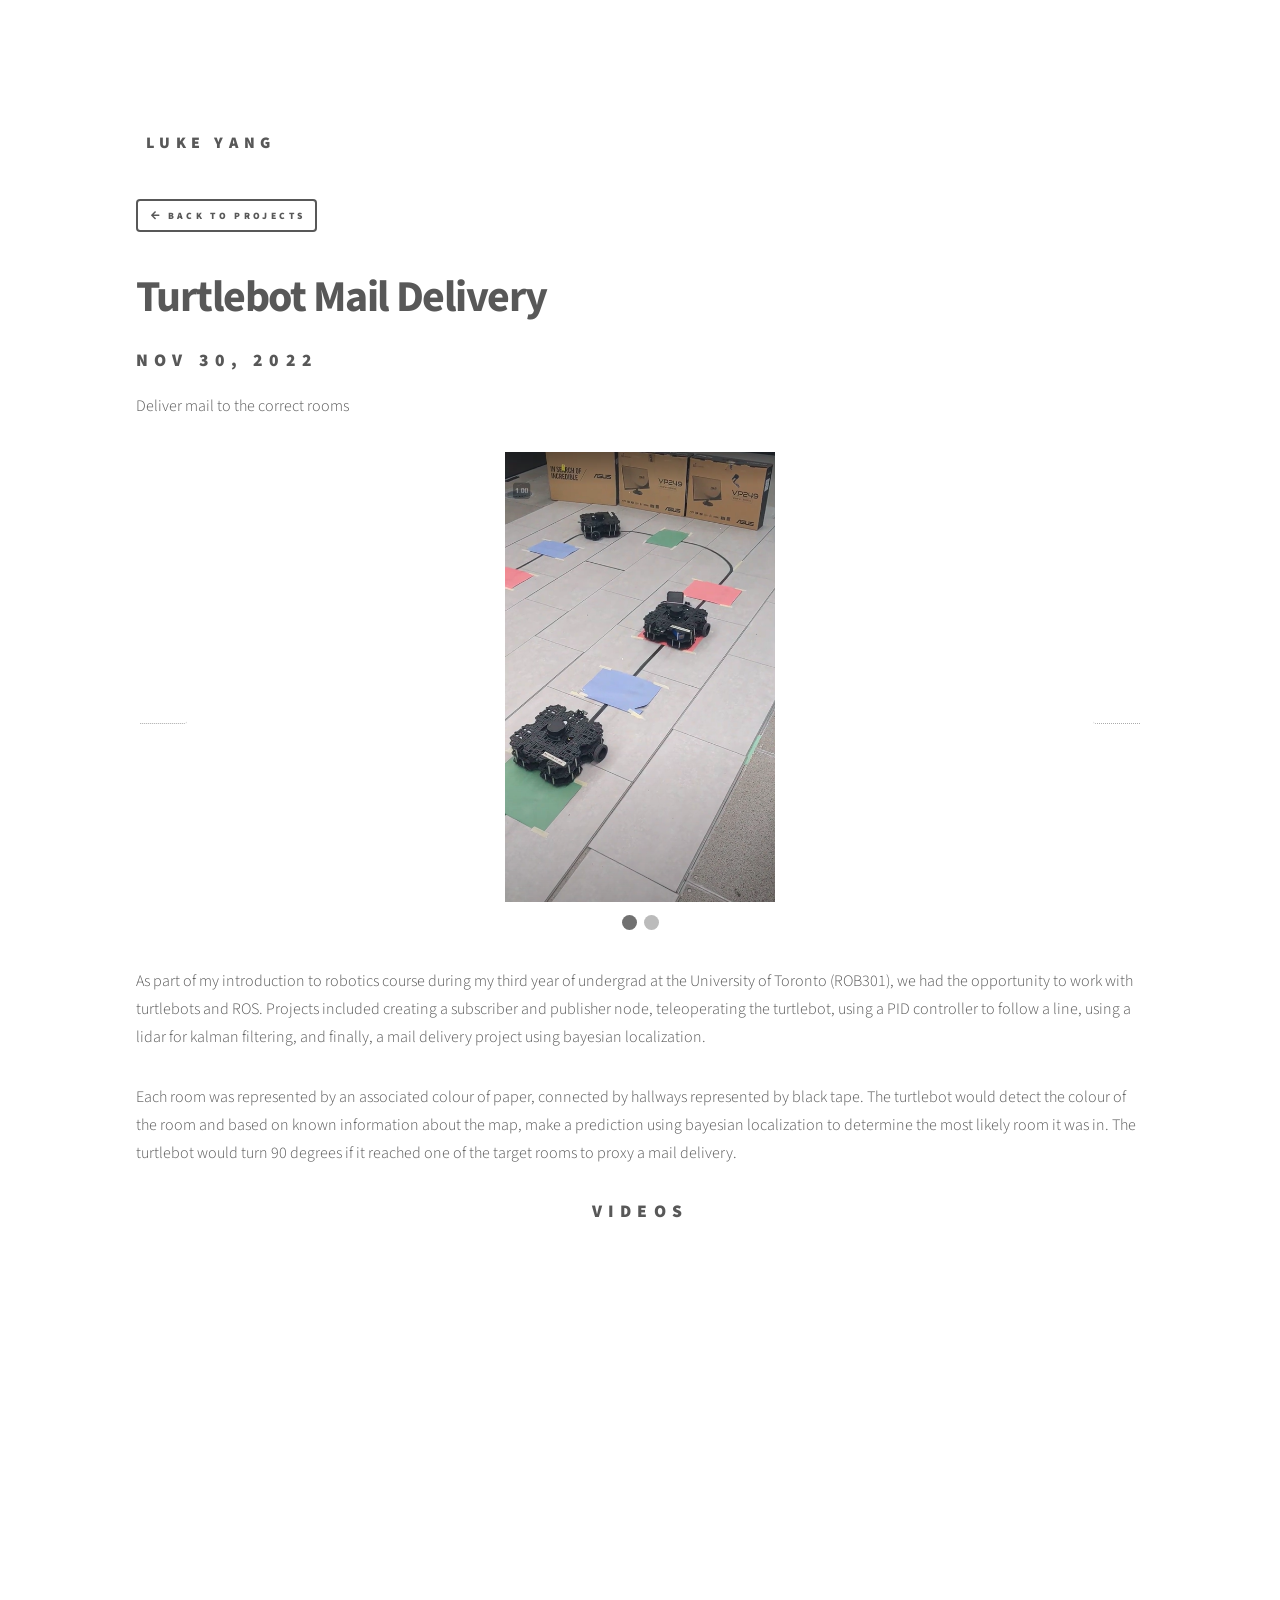
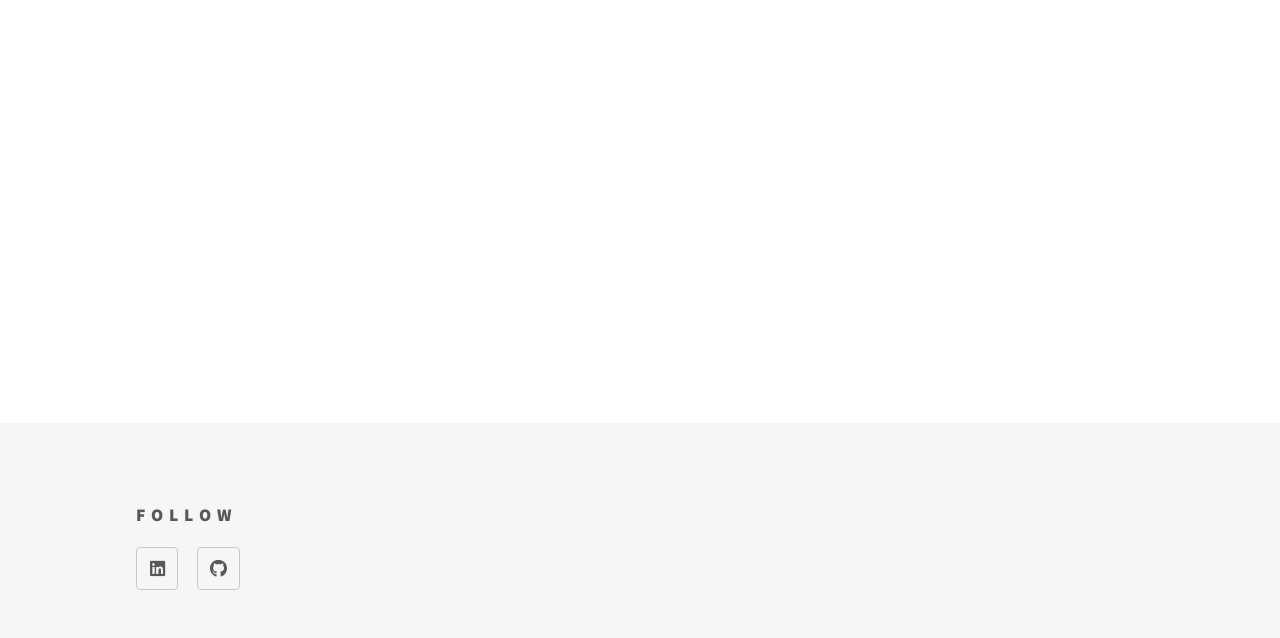
<file: projects/turtlebot.html>
<!DOCTYPE HTML>
<!--
	Phantom by HTML5 UP
	html5up.net | @ajlkn
	Free for personal and commercial use under the CCA 3.0 license (html5up.net/license)
-->
<html>
	<head>
		<title>Turtlebot Mail Delivery</title>
		<meta charset="utf-8" />
		<meta name="viewport" content="width=device-width, initial-scale=1, user-scalable=no" />
		<link rel="stylesheet" href="/assets/css/main.css" />
        <link rel="stylesheet" href="/assets/css/slideshow.css" />
		<noscript><link rel="stylesheet" href="/assets/css/noscript.css" /></noscript>
	</head>
	<body class="is-preload">
		<!-- Wrapper -->
			<div id="wrapper">

				<!-- Header -->
					<header id="header">
						<div class="inner">

							<a href="/index.html" class="logo">
                                <span class="symbol"></span><span class="title">Luke Yang</span>
                            </a>

						</div>
					</header>

				<!-- Main -->
					<div id="main">
						<div class="inner">
							<a href="/index.html" class="button small icon solid fa-arrow-left">Back to Projects</a>
							<br><br>
							<h1>Turtlebot Mail Delivery</h1>
                            <h2>Nov 30, 2022</h2>
                            <p>Deliver mail to the correct rooms</p>

							<!-- Slideshow container -->
                            <div class="slideshow-container">

                                <!-- Full-width images with number and caption text -->
                                <div class="mySlides fade">
                                <img src="/images/projects/turtlebot01.png" style="width:100%">
                                </div>
                            
                                <div class="mySlides fade">
                                <img src="/images/projects/turtlebot02.png" style="width:100%">
                                </div>
                            
                                <!-- Next and previous buttons -->
                                <a class="prev" onclick="plusSlides(-1)">&#10094;</a>
                                <a class="next" onclick="plusSlides(1)">&#10095;</a>
                            </div>

							 <!-- The dots/circles -->
							 <div style="text-align:center">
                                <span class="dot" onclick="currentSlide(1)"></span>
                                <span class="dot" onclick="currentSlide(2)"></span>
                            </div>
							<br>
							<p>
                                As part of my introduction to robotics course during my third year of undergrad at the University of Toronto (ROB301), we had the opportunity
								to work with turtlebots and ROS. Projects included creating a subscriber and publisher node, teleoperating the turtlebot, using a PID controller
								to follow a line, using a lidar for kalman filtering, and finally, a mail delivery project using bayesian localization.
                            </p>

							<p>
                                Each room was represented by an associated colour of paper, connected by hallways represented by black tape. The turtlebot would detect the colour of
								the room and based on known information about the map, make a prediction using bayesian localization to determine the most likely room it was in.
								The turtlebot would turn 90 degrees if it reached one of the target rooms to proxy a mail delivery.
                            </p>
                            
                            <div style="text-align:center">
                                <h2>Videos</h2>
								<iframe width="893" height="502" src="https://www.youtube.com/embed/Ri01KBs6odY" title="Turtlebot Mail Delivery" frameborder="0" allow="accelerometer; autoplay; clipboard-write; encrypted-media; gyroscope; picture-in-picture; web-share" referrerpolicy="strict-origin-when-cross-origin" allowfullscreen></iframe>
                            </div>
                        </div>
					</div>

				<!-- Footer -->
					<footer id="footer">
						<div class="inner">
							<section>
								<h2>Follow</h2>
								<ul class="icons">
									<li><a href="https://www.linkedin.com/in/lukeyang01/" class="icon brands style2 fa-linkedin"><span class="label">LinkedIn</span></a></li>
									<li><a href="https://github.com/lukewarmtemp" class="icon brands style2 fa-github"><span class="label">GitHub</span></a></li>
								</ul>
							</section>
						</div>
					</footer>

			</div>

		<!-- Scripts -->
			<script src="/assets/js/jquery.min.js"></script>
			<script src="/assets/js/browser.min.js"></script>
			<script src="/assets/js/breakpoints.min.js"></script>
			<script src="/assets/js/util.js"></script>
			<script src="/assets/js/main.js"></script>
            <script src="/assets/js/slideshow.js"></script>

	</body>
</html>
</file>
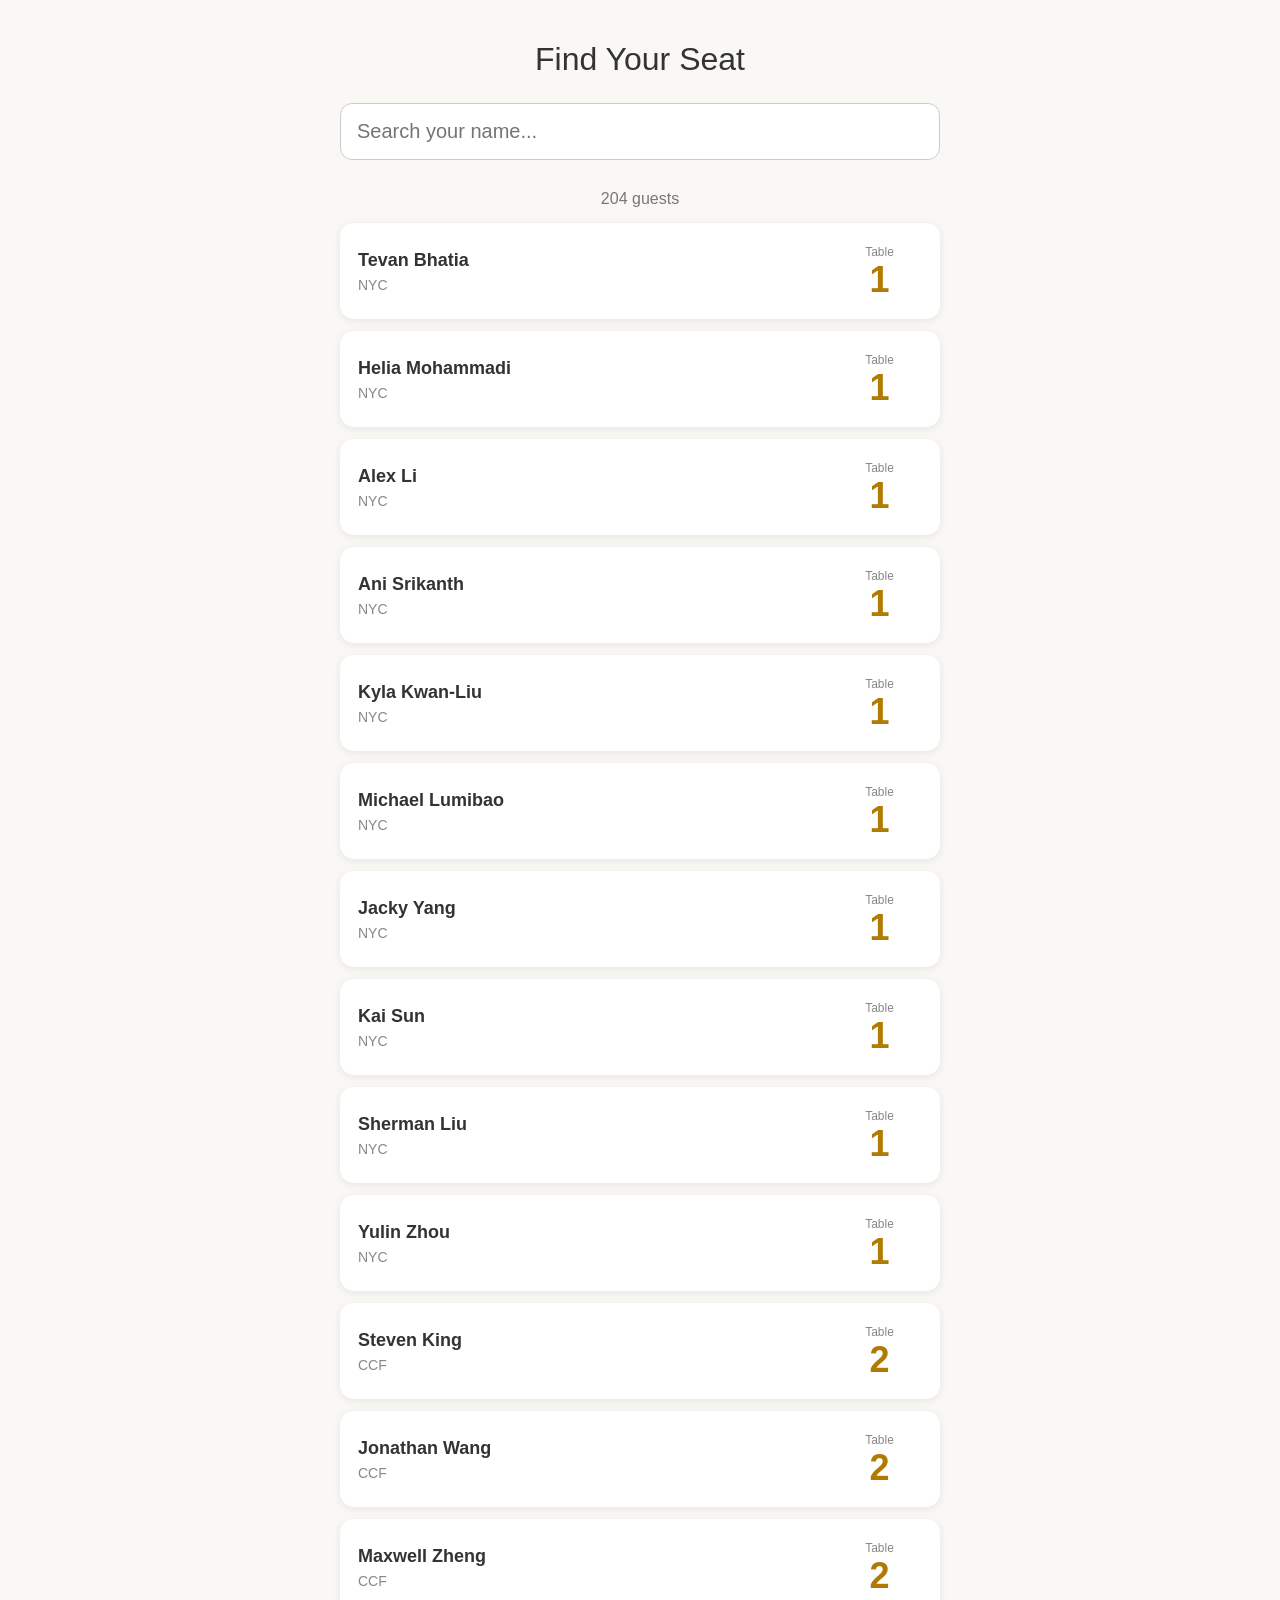
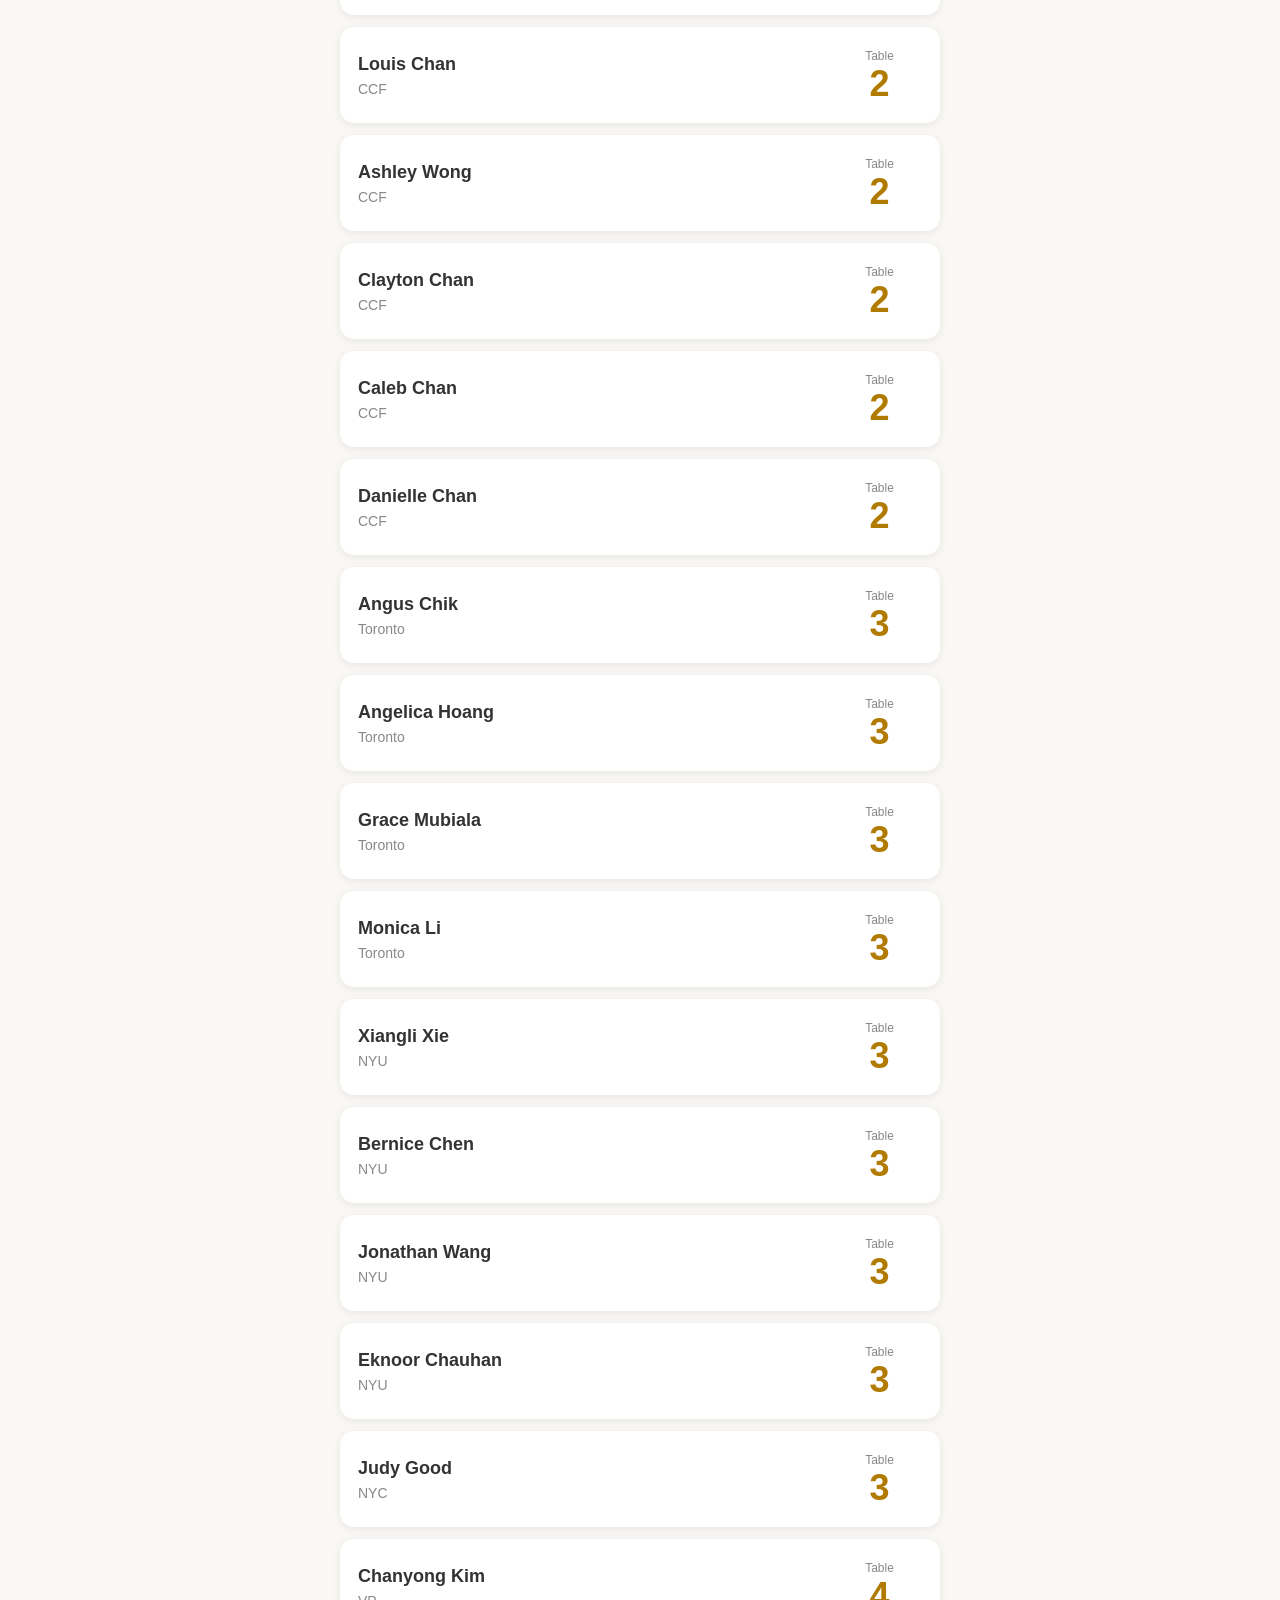
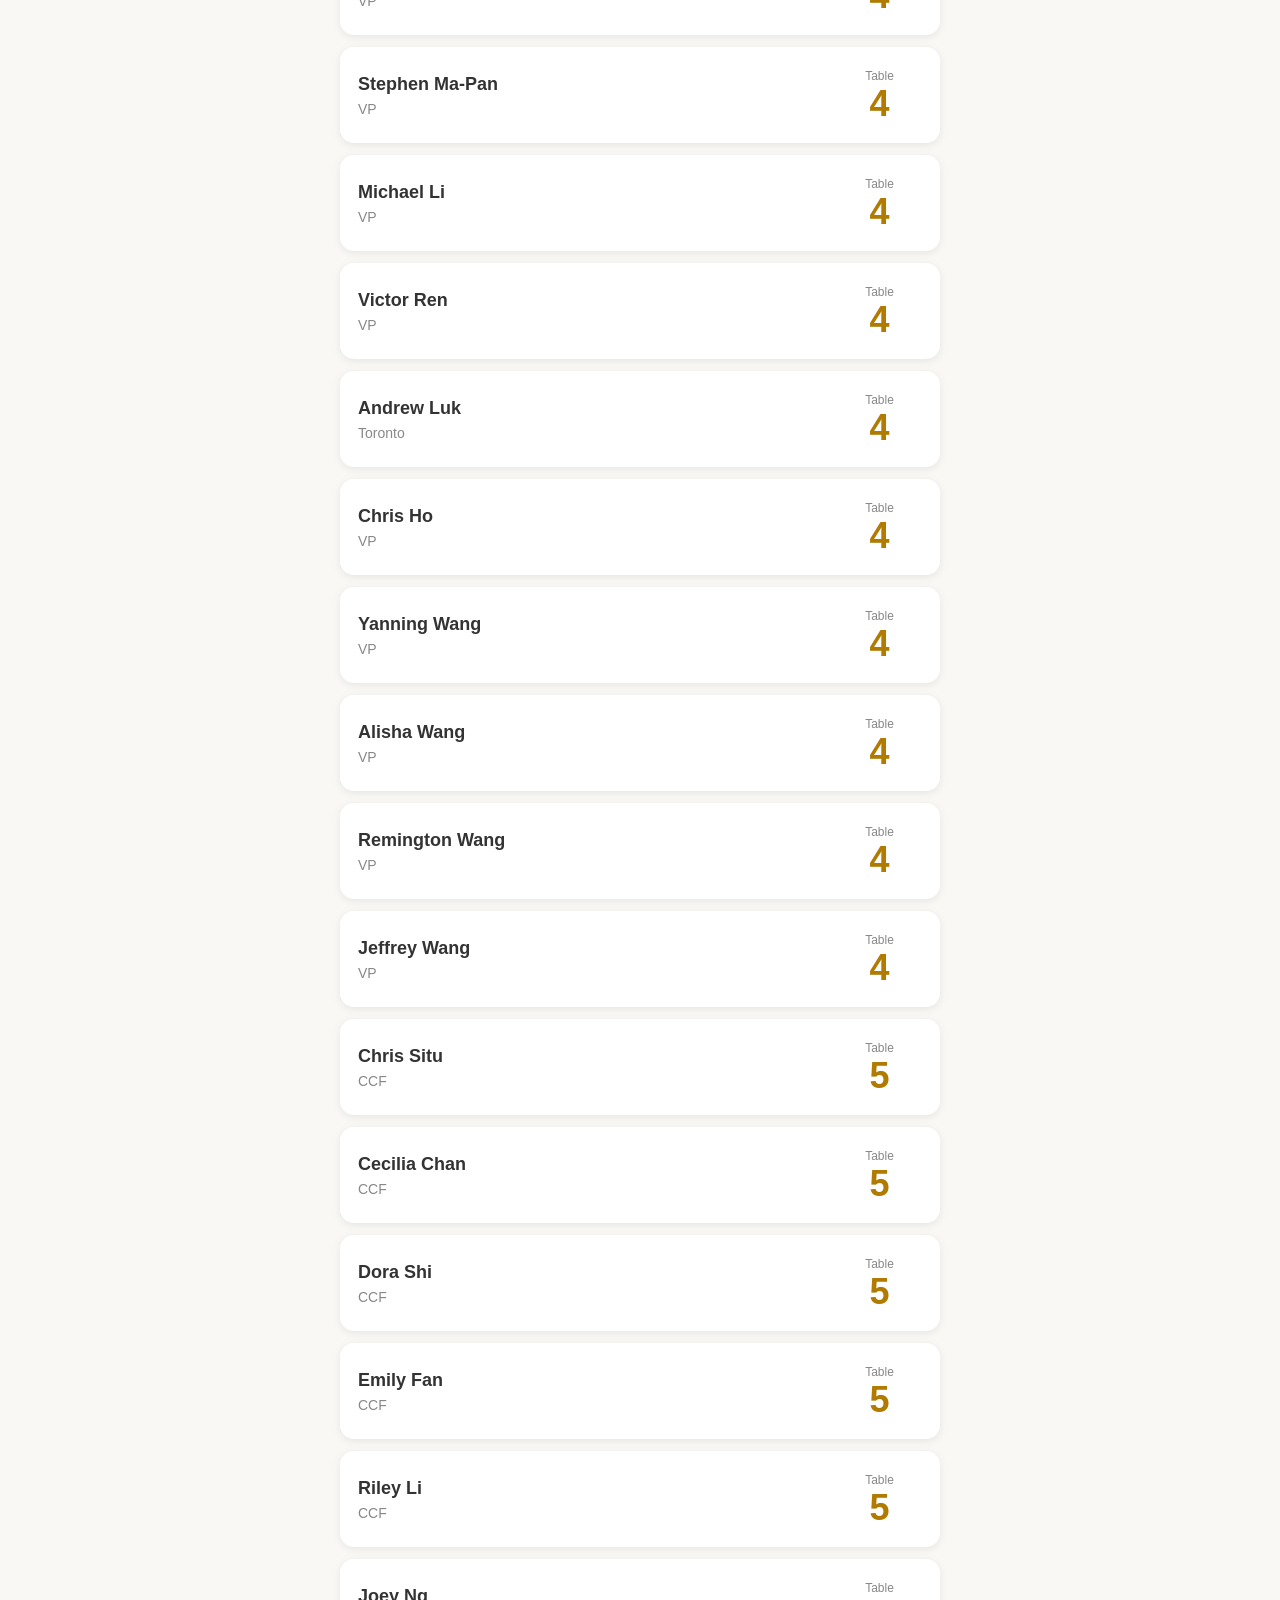
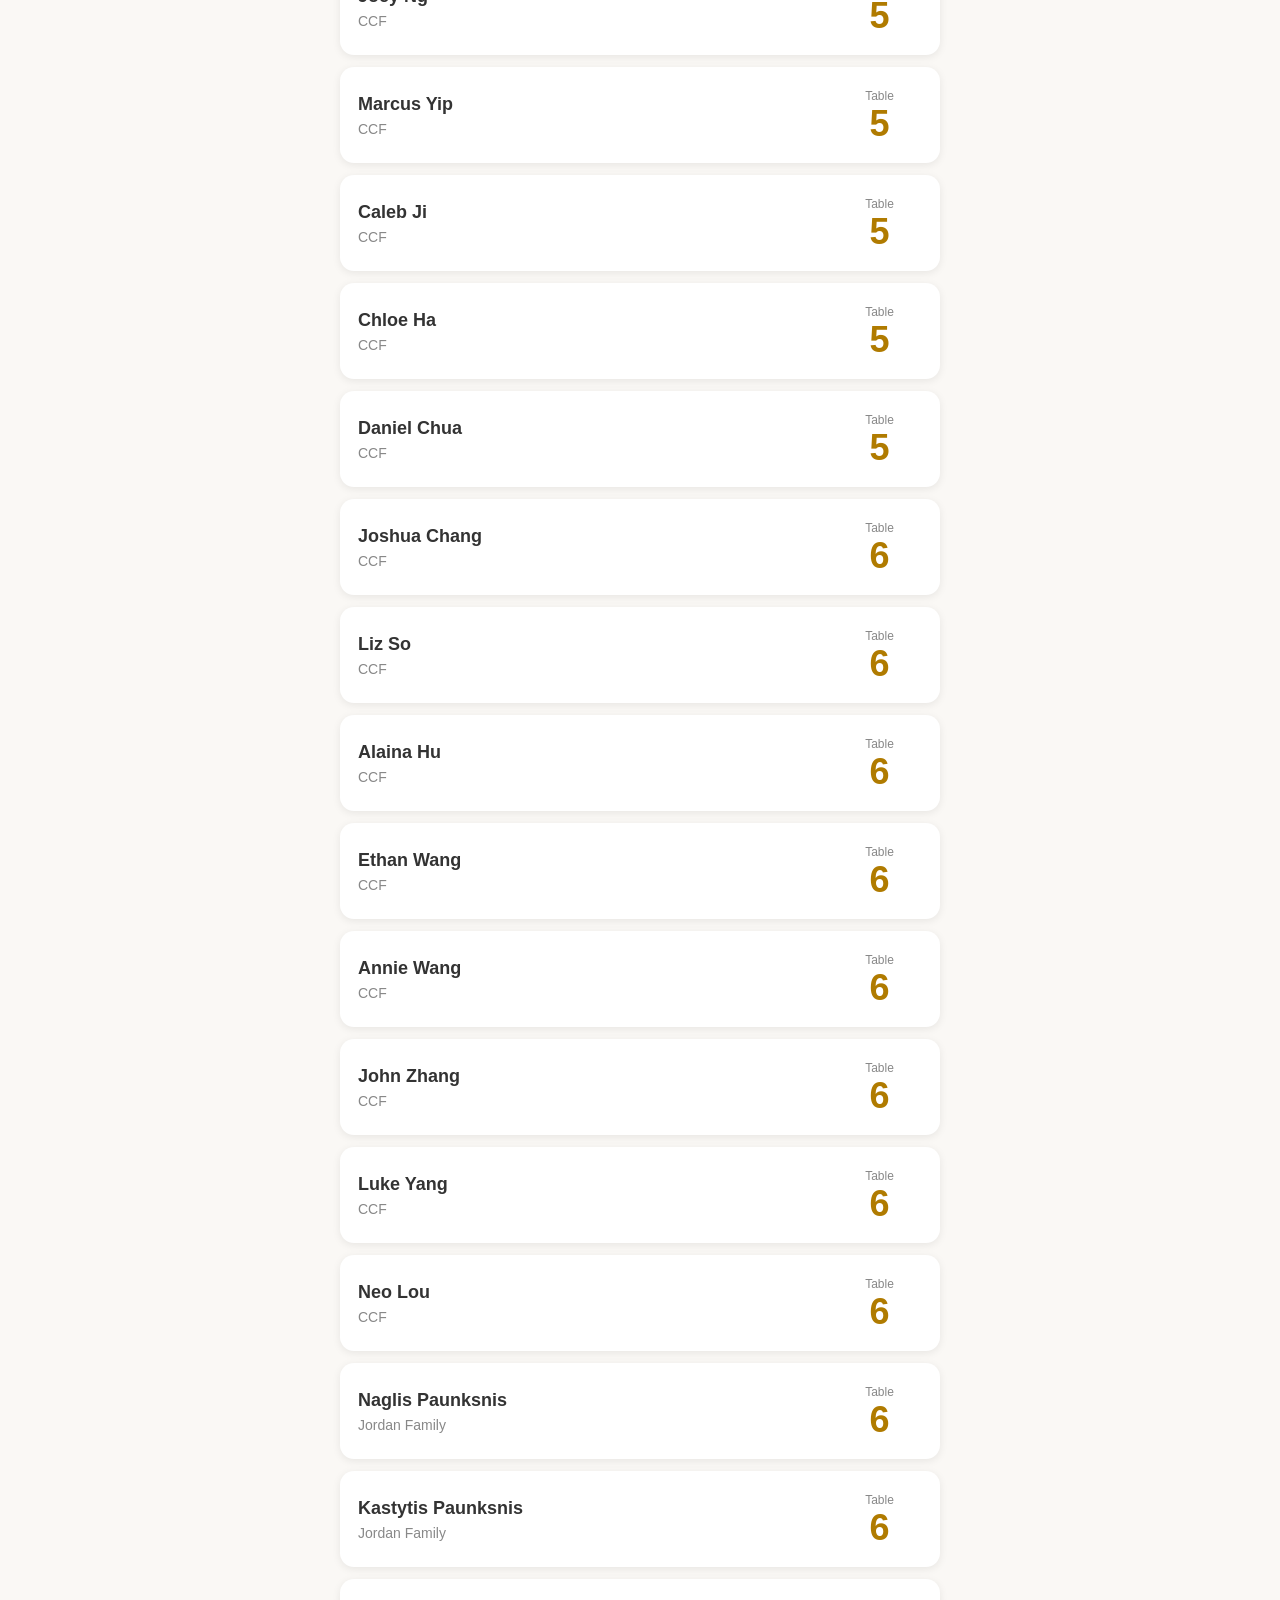
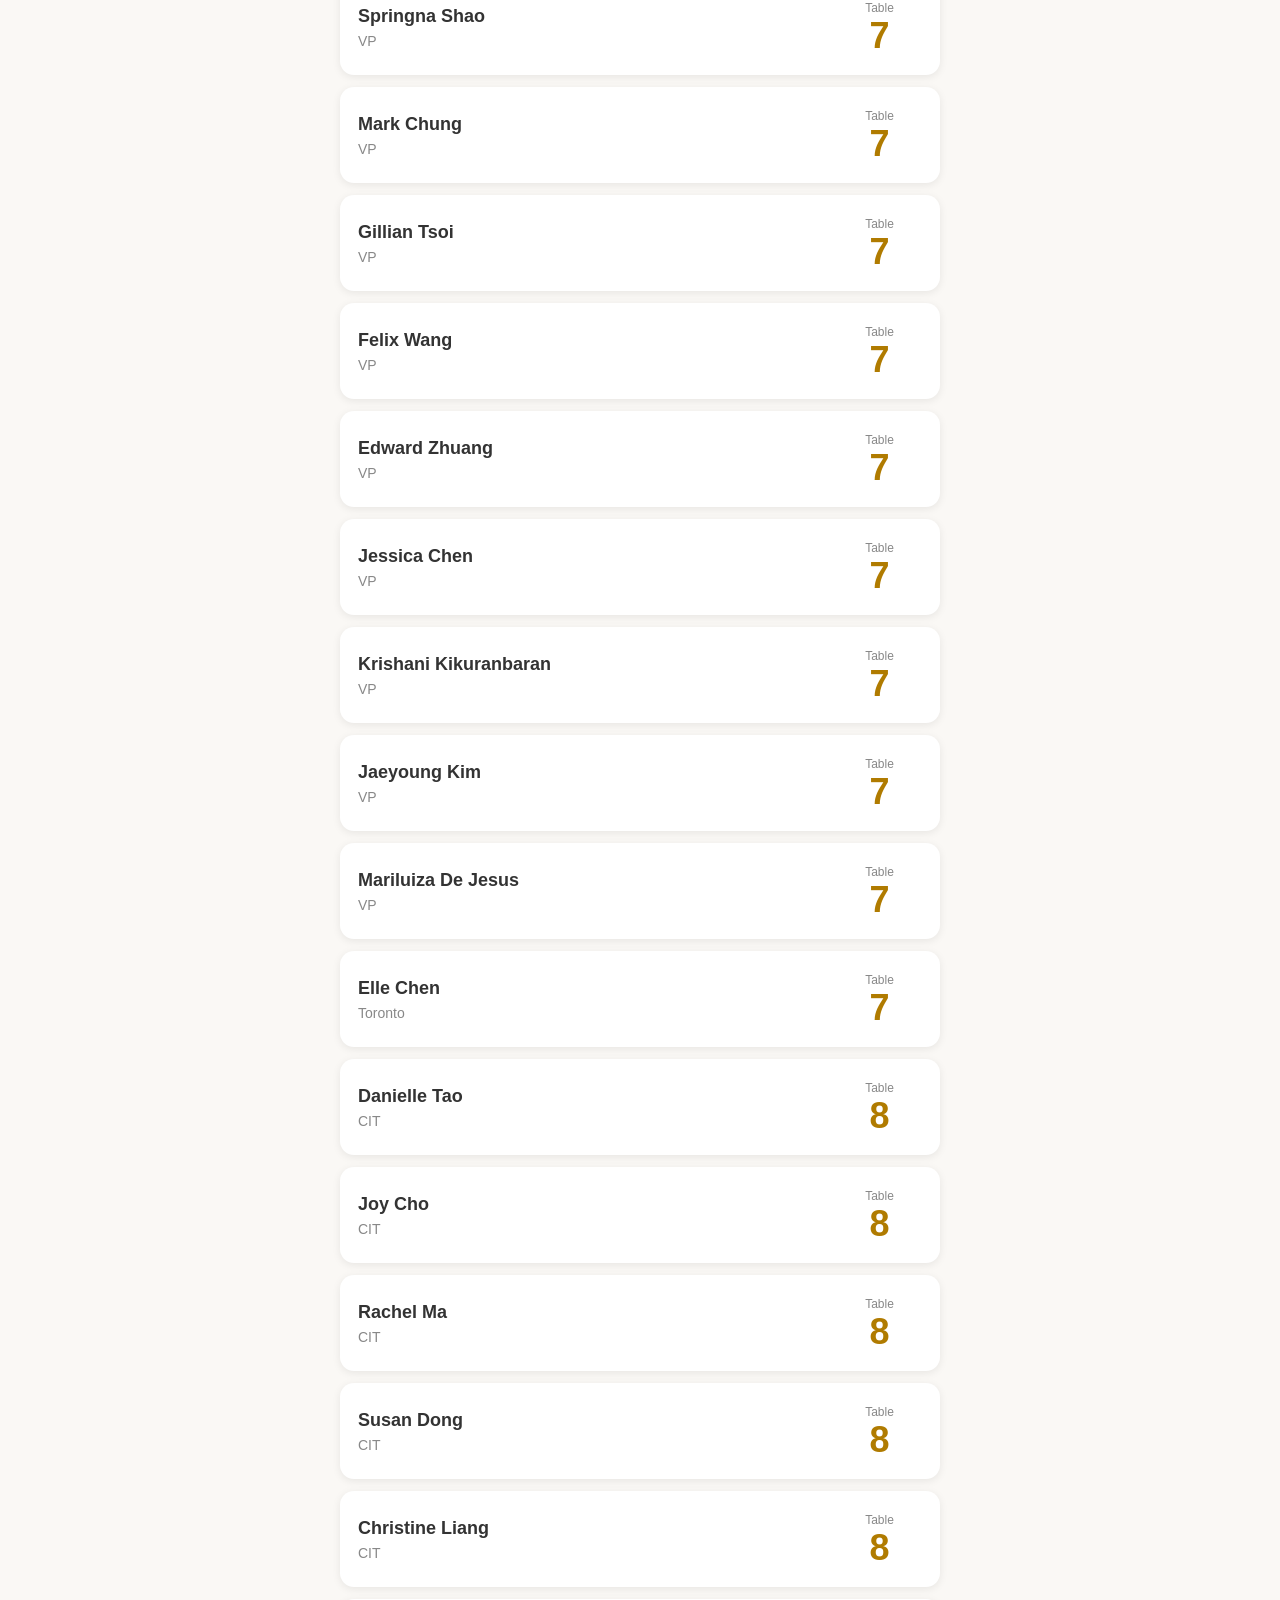
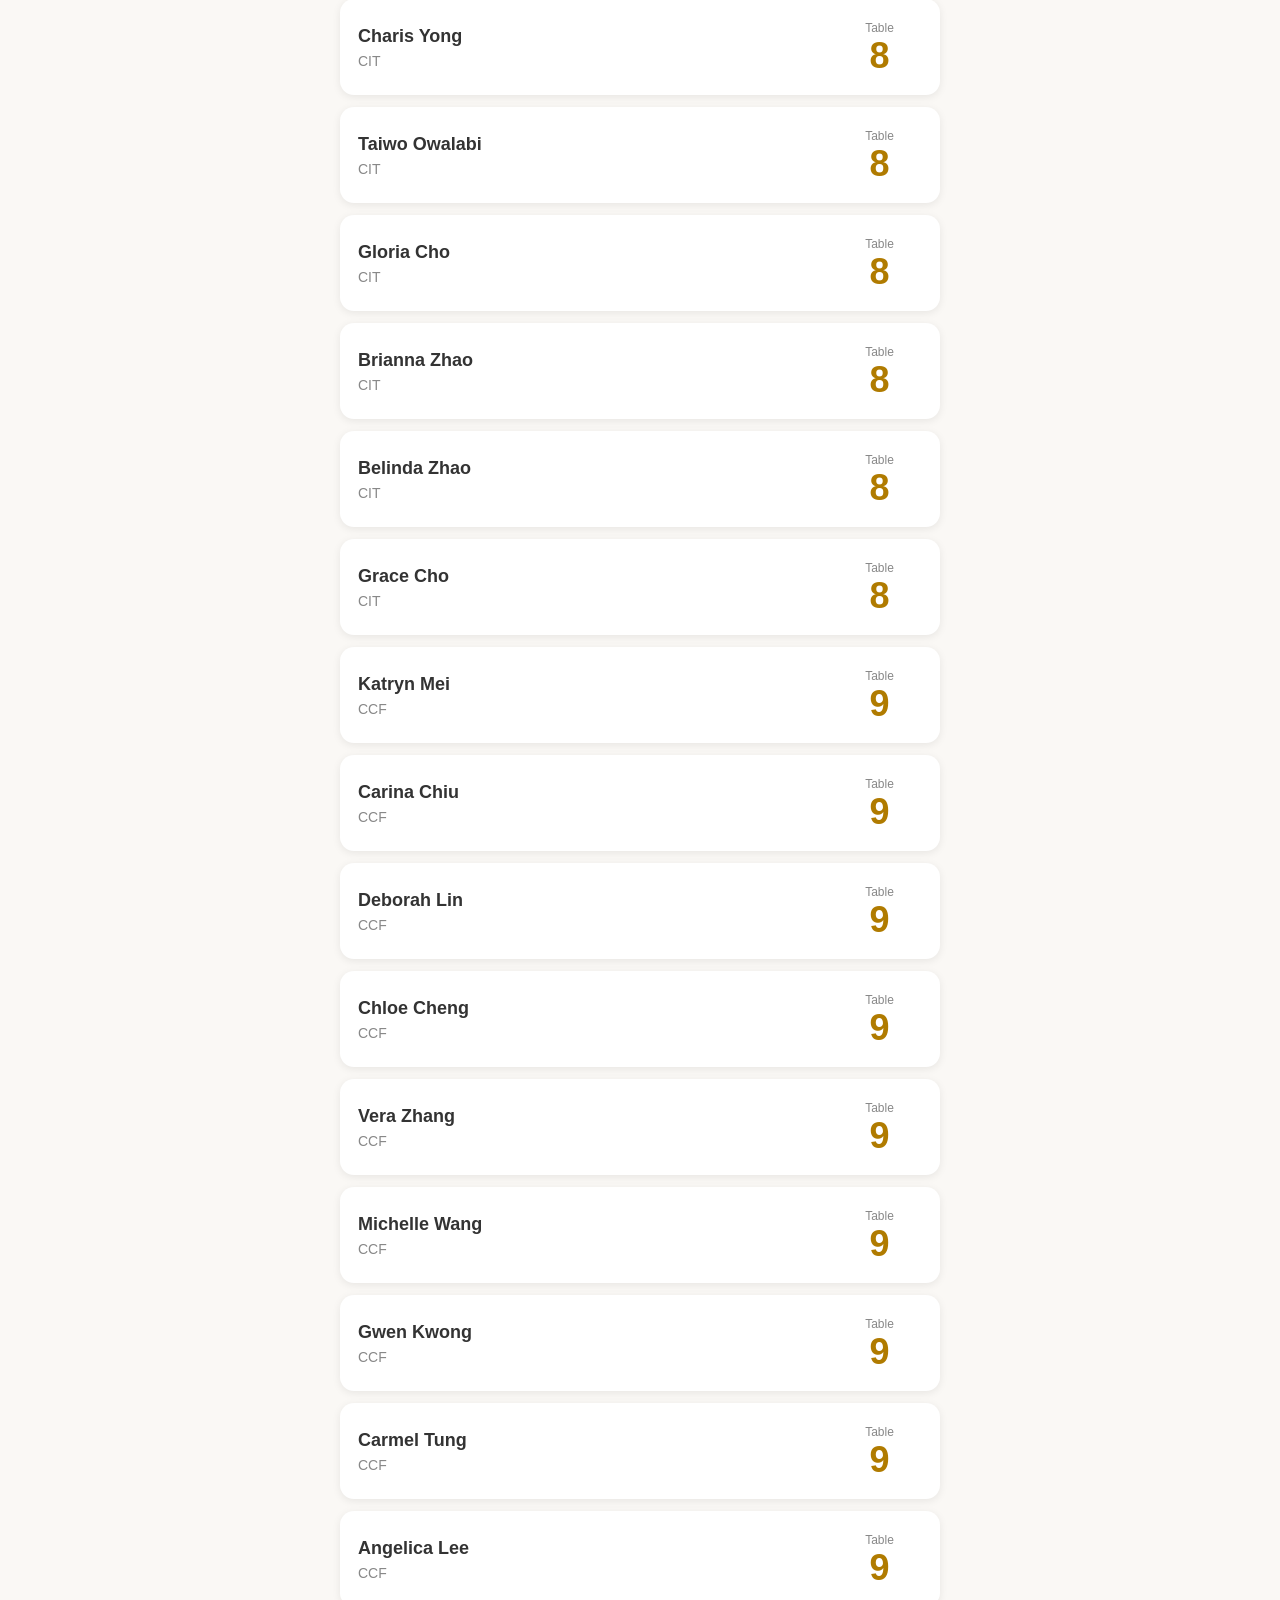
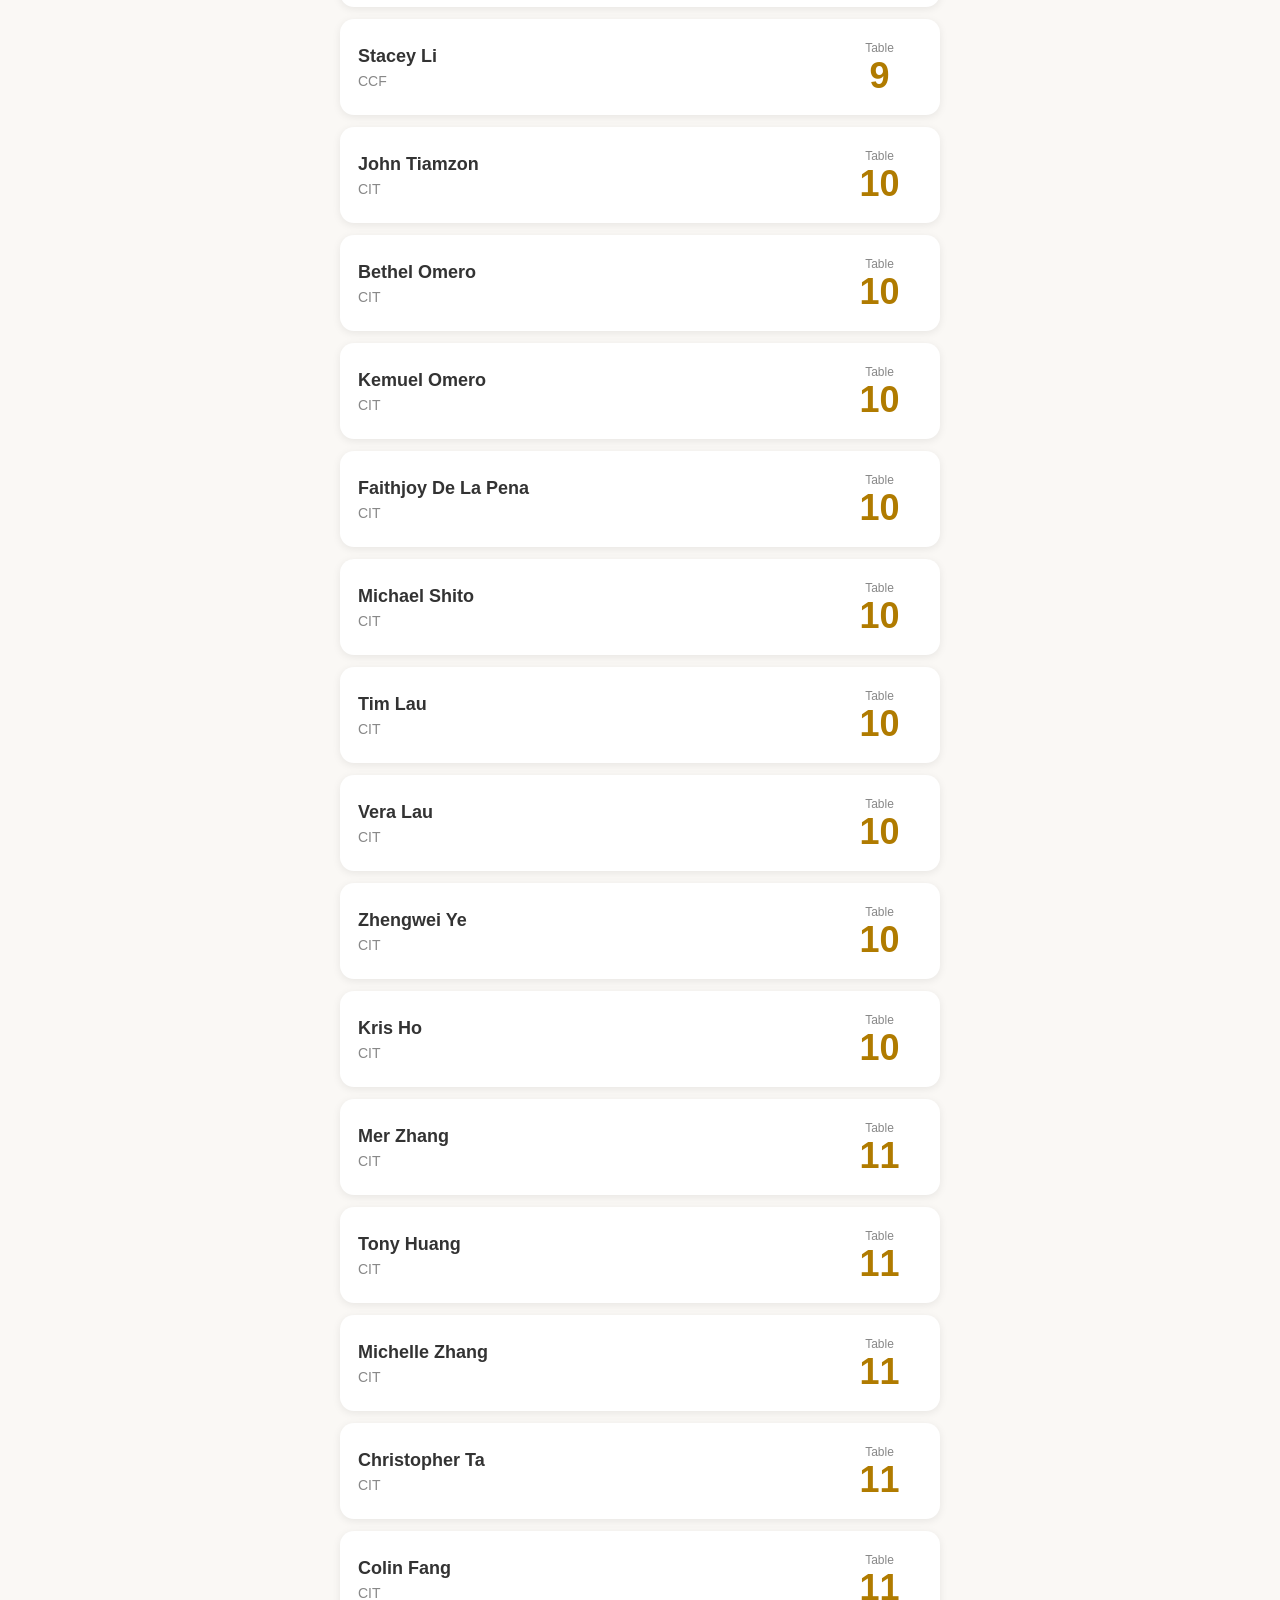
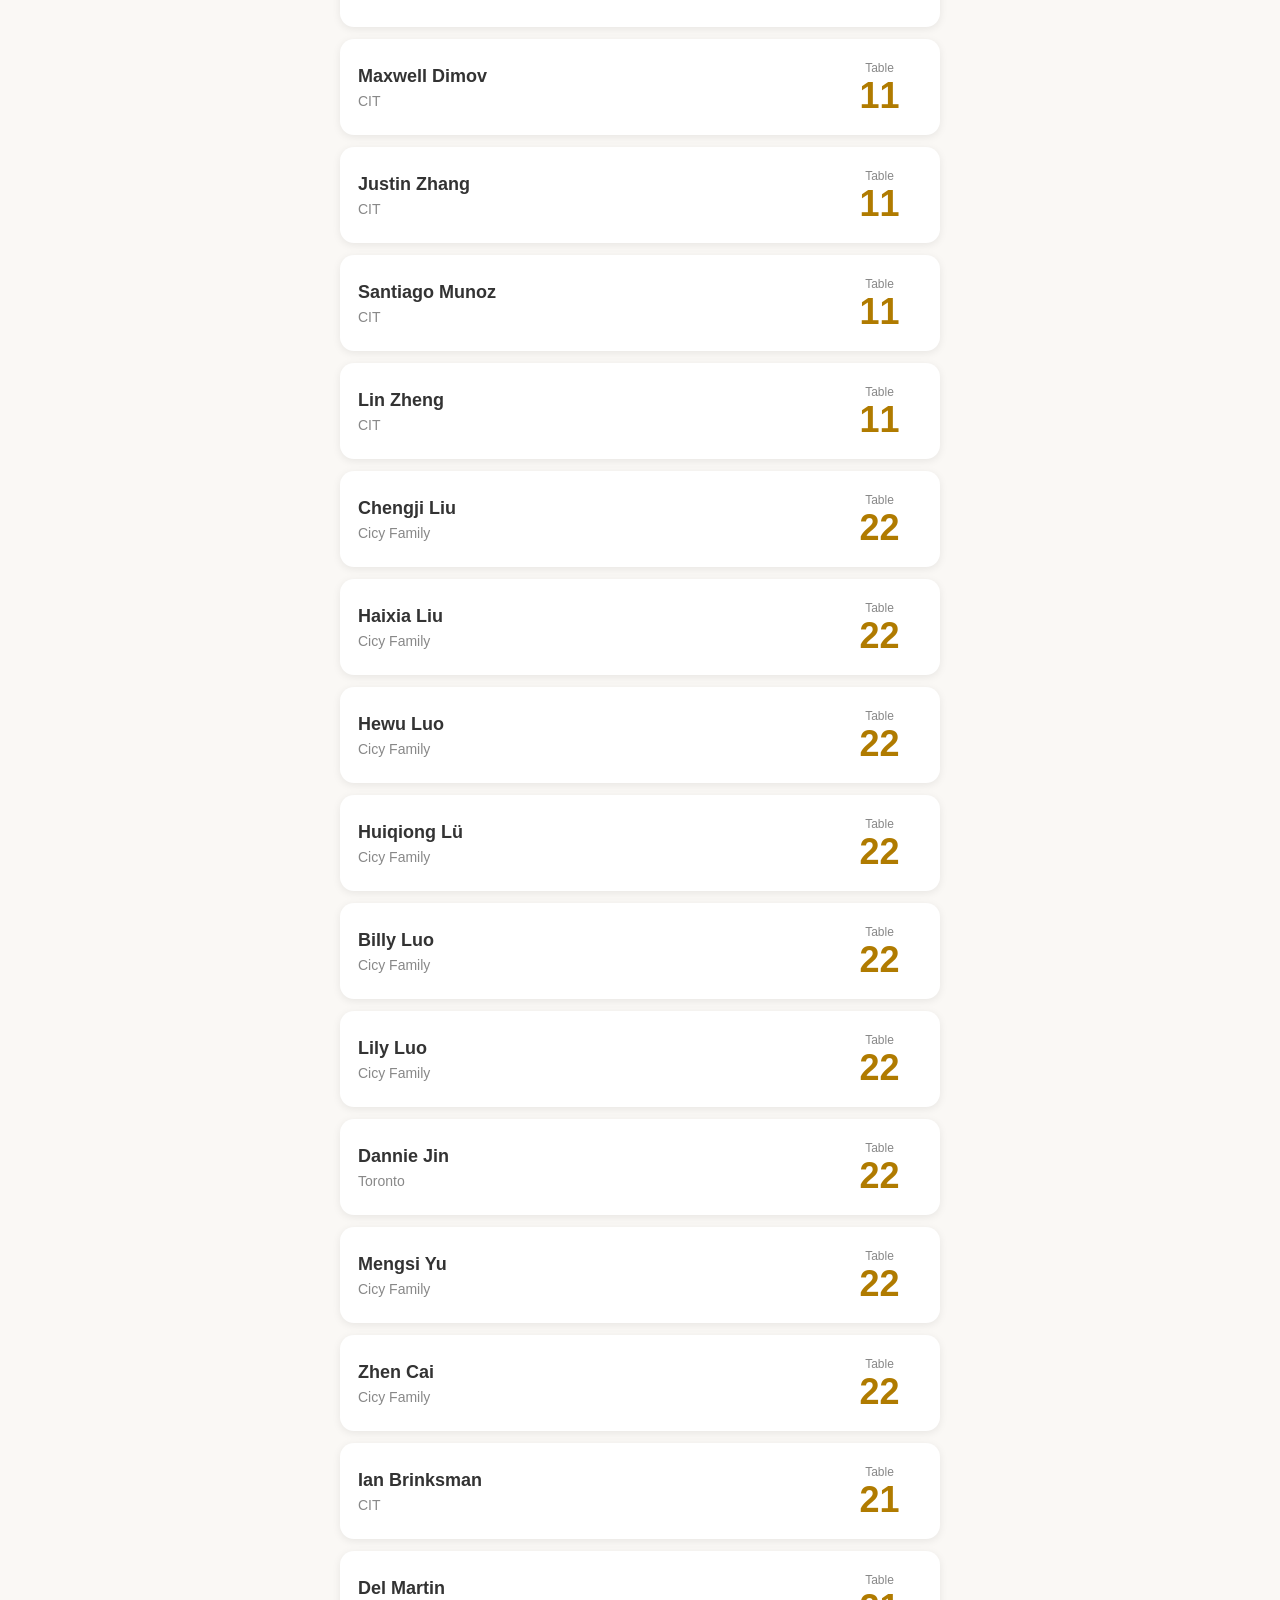
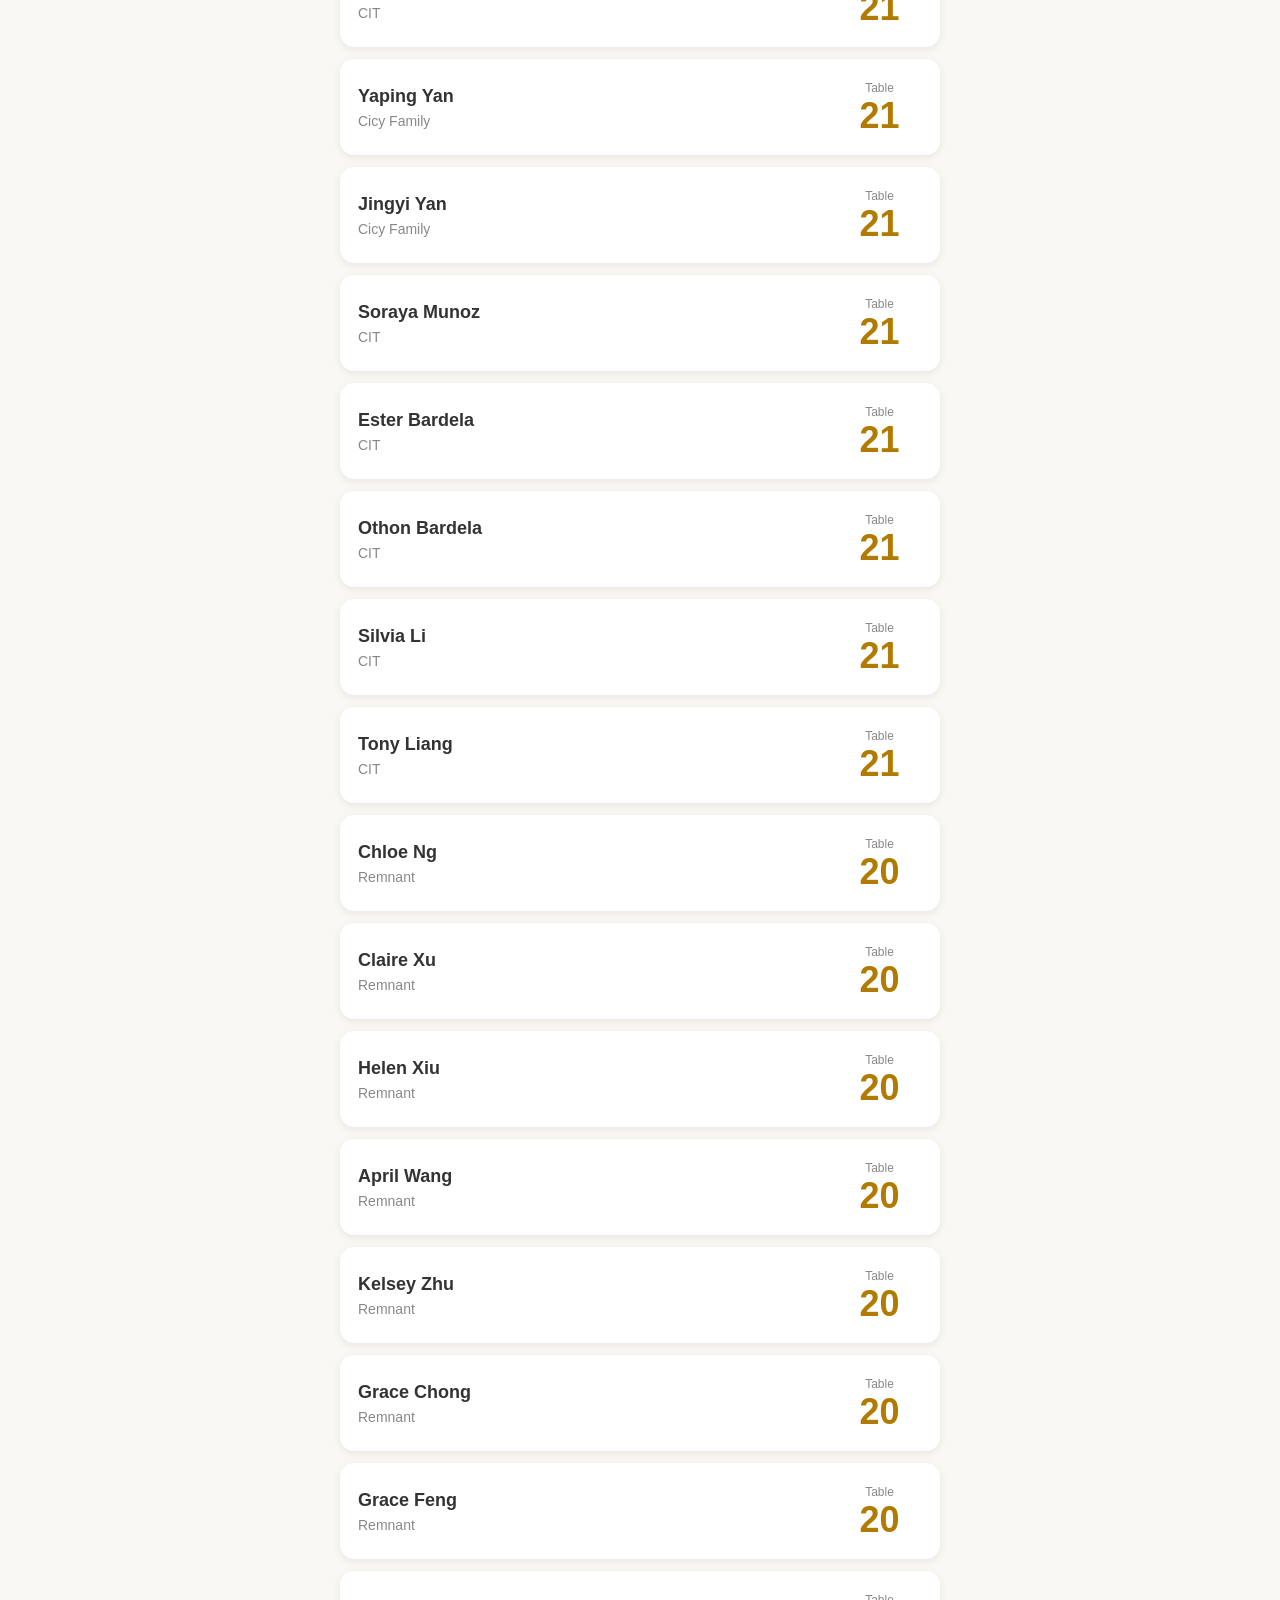
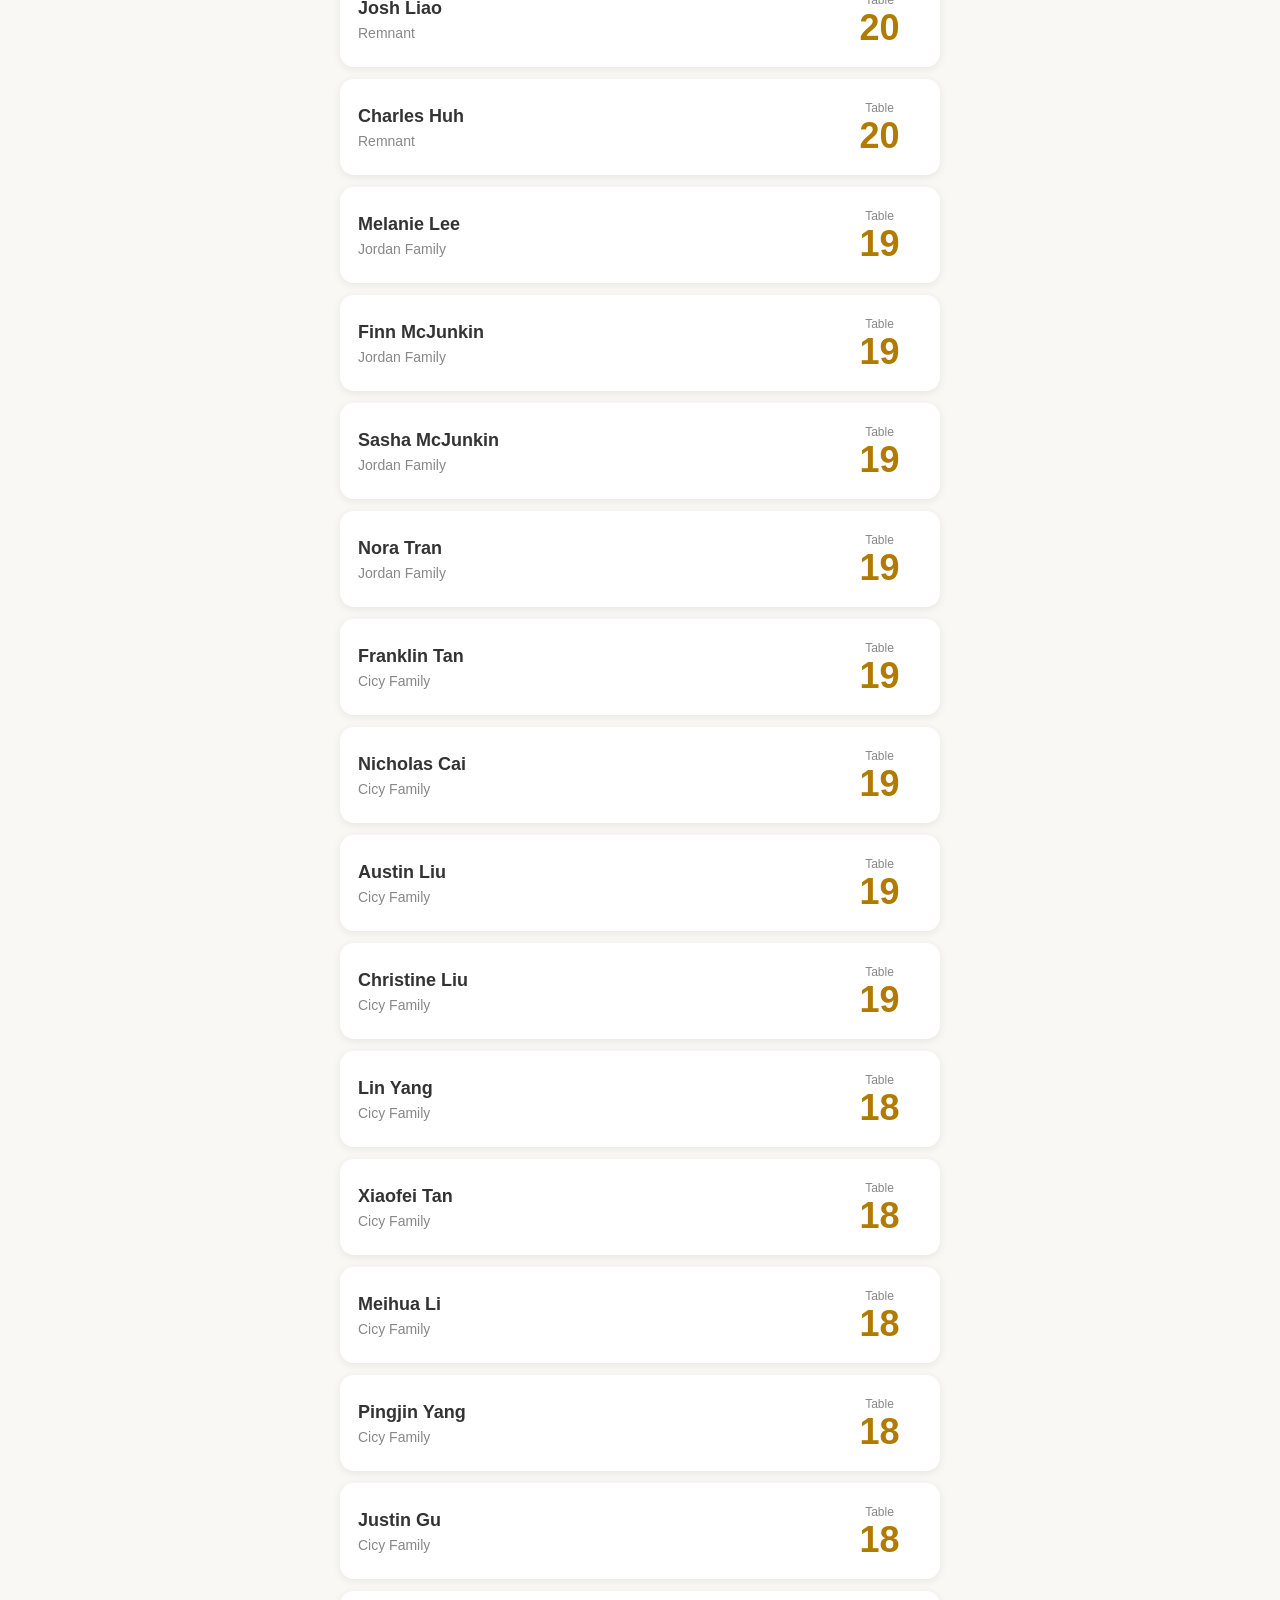
<file: wedding/seat-finder.html>
<!DOCTYPE html>
<html lang="en">

<head>

<meta charset="UTF-8">
<meta name="viewport" content="width=device-width, initial-scale=1.0">

<title>Wedding Seat Finder</title>

<style>

* {
    box-sizing: border-box;
}

body {

    margin: 0;
    padding: 20px;

    font-family:
        -apple-system,
        BlinkMacSystemFont,
        "Segoe UI",
        Arial,
        sans-serif;

    background: #faf8f5;
    color: #333;

}


.container {

    max-width: 600px;
    margin: auto;

}


h1 {

    text-align: center;
    font-weight: 500;
    margin-bottom: 25px;

}


.search-box {

    position: sticky;
    top: 0;

    background: #faf8f5;

    padding-bottom: 15px;

}


input {

    width: 100%;

    padding: 16px;

    font-size: 20px;

    border-radius: 12px;

    border: 1px solid #ccc;

    outline: none;

}


input:focus {

    border-color: #b08b57;

}


.count {

    text-align: center;

    color: #777;

    margin: 15px 0;

}


/* Guest cards */

.guest-card {

    background: white;

    border-radius: 14px;

    padding: 18px;

    margin-bottom: 12px;

    display: flex;

    justify-content: space-between;

    align-items: center;

    box-shadow:
        0 2px 8px rgba(0,0,0,0.08);

}


.name {

    font-size: 18px;

    font-weight: 600;

}


.group {

    margin-top: 6px;

    font-size: 14px;

    color: #888;

}


.seat {

    text-align: center;

    min-width: 85px;

}


.table-number {

    font-size: 12px;

    color: #888;

    margin-top: 4px;

}


.table-value {

    font-size: 36px;

    font-weight: bold;

    color: #b07b00;

}


.single-result {

    display: block;

    text-align: center;

    padding: 35px;

}


.single-result .name {

    font-size: 30px;

}


.single-result .group {

    font-size: 18px;

}


.single-result .table-value {

    font-size: 70px;

}


.no-result {

    text-align: center;

    padding: 30px;

    color: #777;

}


@media(max-width:450px){


    body {

        padding: 15px;

    }


    .guest-card {

        padding: 15px;

    }


    .name {

        font-size: 16px;

    }


    .table-value {

        font-size: 30px;

    }

}


</style>

</head>


<body>


<div class="container">


<h1>
    Find Your Seat
</h1>


<div class="search-box">

<input

    id="search"

    type="text"

    placeholder="Search your name..."

    autocomplete="off"

/>

</div>


<div id="count" class="count"></div>


<div id="results"></div>


</div>



<script>


let guests = [];

let loadError = false;


const searchInput =
    document.getElementById("search");


const results =
    document.getElementById("results");


const count =
    document.getElementById("count");



// Load CSV

fetch("guest-list.csv", { cache: "no-store" })

.then(response => {


    if(!response.ok){

        throw new Error(
            `Could not load guest-list.csv (${response.status})`
        );

    }


    return response.text();


})

.then(csv => {


    guests = parseCSV(csv)

        .filter(g =>
            g.name &&
            g.table
        );


    displayGuests(guests);


})

.catch(err => {


    showError(err.message);


});




// CSV parser

function parseCSV(text){


    let rows = [];

    let row = [];

    let value = "";

    let quote = false;



    for(let i = 0; i < text.length; i++){


        let char = text[i];


        if(char === '"'){


            // "" inside a quoted field is one literal quote

            if(quote && text[i + 1] === '"'){

                value += '"';

                i++;

            }

            else {

                quote = !quote;

            }


        }


        else if(char === "," && !quote){


            row.push(value);

            value = "";


        }


        else if((char === "\n" || char === "\r") && !quote){


            // swallow the \n of a \r\n pair

            if(char === "\r" && text[i + 1] === "\n"){

                i++;

            }


            row.push(value);

            rows.push(row);


            row = [];

            value = "";


        }


        else {

            value += char;

        }


    }



    // keep a last line that has no trailing newline

    if(value !== "" || row.length){


        row.push(value);

        rows.push(row);


    }



    // Find the header row instead of assuming where it sits,
    // so extra title/blank rows from the export don't break things.

    const headerIndex = rows.findIndex(r =>


        r.some(c => c.trim() === "Guest Name") &&

        r.some(c => c.trim() === "Table #")


    );



    if(headerIndex === -1){


        throw new Error(
            "guest-list.csv has no 'Guest Name' / 'Table #' header row"
        );


    }



    const headers = rows[headerIndex];



    return rows.slice(headerIndex + 1)

    .map(row => {


        let obj = {};



        headers.forEach((header,index)=>{


            obj[header.trim()] =
                (row[index] || "").trim();


        });



        return {

            name:
                obj["Guest Name"],


            table:
                obj["Table #"],


            group:
                obj["Party / Group"]

        };


    });


}






// Error message

function showError(message){


    loadError = true;


    count.textContent = "";


    results.innerHTML = `

    <div class="no-result">

        ${message}

    </div>

    `;


}






// Display guests

function displayGuests(list){


    results.innerHTML = "";


    count.textContent =

        `${list.length} guest${list.length !== 1 ? "s" : ""}`;



    if(list.length === 0){


        results.innerHTML = `

        <div class="no-result">

            No guest found

        </div>

        `;


        return;

    }




    list.forEach(g => {


        const card =
            document.createElement("div");



        card.className =
            "guest-card";



        if(list.length === 1){

            card.classList.add(
                "single-result"
            );

        }




        card.innerHTML = `


        <div>


            <div class="name">

                ${g.name}

            </div>


            <div class="group">

                ${g.group || ""}

            </div>


        </div>



        <div class="seat">


            <div class="table-number">

                Table

            </div>


            <div class="table-value">

                ${g.table}

            </div>


        </div>



        `;



        results.appendChild(card);



    });


}






// Search filtering

searchInput.addEventListener(
"input",
()=>{


    if(loadError){

        return;

    }



    const query =

        searchInput.value

        .toLowerCase()

        .trim();



    if(query === ""){


        displayGuests(guests);

        return;


    }




    const filtered =

        guests.filter(g =>


            g.name

            .toLowerCase()

            .includes(query)


        );



    displayGuests(filtered);



});


</script>


</body>

</html>
</file>
<file: assets/css/noscript.css>
/*
	Phantom by HTML5 UP
	html5up.net | @ajlkn
	Free for personal and commercial use under the CCA 3.0 license (html5up.net/license)
*/

/* Tiles */

	body.is-preload .tiles article {
		-moz-transform: none;
		-webkit-transform: none;
		-ms-transform: none;
		transform: none;
		opacity: 1;
	}
</file>
<file: assets/css/slideshow.css>
* {box-sizing:border-box}

/* Slideshow container */
.slideshow-container {
  max-width: 1000px;
  position: relative;
  margin: auto;
}

/* Hide the images by default */
.mySlides {
  display: none;
}

/* Next & previous buttons */
.prev, .next {
  cursor: pointer;
  position: absolute;
  top: 50%;
  width: auto;
  margin-top: -22px;
  padding: 16px;
  color: white;
  font-weight: bold;
  font-size: 18px;
  transition: 0.6s ease;
  border-radius: 0 3px 3px 0;
  user-select: none;
}

/* Position the "next button" to the right */
.next {
  right: 0;
  border-radius: 3px 0 0 3px;
}

/* On hover, add a black background color with a little bit see-through */
.prev:hover, .next:hover {
  background-color: rgba(0,0,0,0.8);
}

/* Caption text */
.text {
  color: #f2f2f2;
  font-size: 15px;
  padding: 8px 12px;
  position: absolute;
  bottom: 8px;
  width: 100%;
  text-align: center;
}

/* Number text (1/3 etc) */
.numbertext {
  color: #f2f2f2;
  font-size: 12px;
  padding: 8px 12px;
  position: absolute;
  top: 0;
}

/* The dots/bullets/indicators */
.dot {
  cursor: pointer;
  height: 15px;
  width: 15px;
  margin: 0 2px;
  background-color: #bbb;
  border-radius: 50%;
  display: inline-block;
  transition: background-color 0.6s ease;
}

.active, .dot:hover {
  background-color: #717171;
}

/* Fading animation */
.fade {
  animation-name: fade;
  animation-duration: 1s;
}

@keyframes fade {
  from {opacity: .4}
  to {opacity: 1}
}

img {
  width:  auto;
  height: 50vh;
  object-fit: contain;
}

iframe {
  width: 100%;
  height: 75vh;
}
</file>
<file: assets/css/main.css>
@import url(fontawesome-all.min.css);
@import url("https://fonts.googleapis.com/css?family=Source+Sans+Pro:300,700,900");

/*
	Phantom by HTML5 UP
	html5up.net | @ajlkn
	Free for personal and commercial use under the CCA 3.0 license (html5up.net/license)
*/

html, body, div, span, applet, object,
iframe, h1, h2, h3, h4, h5, h6, p, blockquote,
pre, a, abbr, acronym, address, big, cite,
code, del, dfn, em, img, ins, kbd, q, s, samp,
small, strike, strong, sub, sup, tt, var, b,
u, i, center, dl, dt, dd, ol, ul, li, fieldset,
form, label, legend, table, caption, tbody,
tfoot, thead, tr, th, td, article, aside,
canvas, details, embed, figure, figcaption,
footer, header, hgroup, menu, nav, output, ruby,
section, summary, time, mark, audio, video {
	margin: 0;
	padding: 0;
	border: 0;
	font-size: 100%;
	font: inherit;
	vertical-align: baseline;}

article, aside, details, figcaption, figure,
footer, header, hgroup, menu, nav, section {
	display: block;}

body {
	line-height: 1;
}

ol, ul {
	list-style: none;
}

blockquote, q {
	quotes: none;
}

	blockquote:before, blockquote:after, q:before, q:after {
		content: '';
		content: none;
	}

table {
	border-collapse: collapse;
	border-spacing: 0;
}

body {
	-webkit-text-size-adjust: none;
}

mark {
	background-color: transparent;
	color: inherit;
}

input::-moz-focus-inner {
	border: 0;
	padding: 0;
}

input, select, textarea {
	-moz-appearance: none;
	-webkit-appearance: none;
	-ms-appearance: none;
	appearance: none;
}

/* Basic */

	@-ms-viewport {
		width: device-width;
	}

	body {
		-ms-overflow-style: scrollbar;
	}

	@media screen and (max-width: 480px) {

		html, body {
			min-width: 320px;
		}

	}

	html {
		box-sizing: border-box;
	}

	*, *:before, *:after {
		box-sizing: inherit;
	}

	body {
		background: #ffffff;
	}

		body.is-preload *, body.is-preload *:before, body.is-preload *:after {
			-moz-animation: none !important;
			-webkit-animation: none !important;
			-ms-animation: none !important;
			animation: none !important;
			-moz-transition: none !important;
			-webkit-transition: none !important;
			-ms-transition: none !important;
			transition: none !important;
		}

/* Type */

	body, input, select, textarea {
		color: #585858;
		font-family: "Source Sans Pro", Helvetica, sans-serif;
		font-size: 16pt;
		font-weight: 300;
		line-height: 1.75;
	}

		@media screen and (max-width: 1680px) {

			body, input, select, textarea {
				font-size: 14pt;
			}

		}

		@media screen and (max-width: 1280px) {

			body, input, select, textarea {
				font-size: 12pt;
			}

		}

	a {
		-moz-transition: border-bottom-color 0.2s ease, color 0.2s ease;
		-webkit-transition: border-bottom-color 0.2s ease, color 0.2s ease;
		-ms-transition: border-bottom-color 0.2s ease, color 0.2s ease;
		transition: border-bottom-color 0.2s ease, color 0.2s ease;
		text-decoration: none;
		color: #585858;
		border-bottom: dotted 1px rgba(88, 88, 88, 0.5);
	}

		a:hover {
			border-bottom-color: transparent;
			color: #f2849e !important;
		}

	strong, b {
		font-weight: 900;
	}

	em, i {
		font-style: italic;
	}

	p {
		margin: 0 0 2em 0;
	}

	h1 {
		font-size: 2.75em;
		font-weight: 700;
		line-height: 1.3;
		margin: 0 0 0.5em 0;
		letter-spacing: -0.035em;
	}

		h1 a {
			color: inherit;
		}

		@media screen and (max-width: 736px) {

			h1 {
				font-size: 2em;
				margin: 0 0 1em 0;
			}

		}

		@media screen and (max-width: 360px) {

			h1 {
				font-size: 1.75em;
			}

		}

	h2, h3, h4, h5, h6 {
		font-weight: 900;
		line-height: 1.5;
		margin: 0 0 1em 0;
		text-transform: uppercase;
		letter-spacing: 0.35em;
	}

		h2 a, h3 a, h4 a, h5 a, h6 a {
			color: inherit;
		}

	h2 {
		font-size: 1.1em;
	}

	h3 {
		font-size: 1em;
	}

	h4 {
		font-size: 0.8em;
	}

	h5 {
		font-size: 0.8em;
	}

	h6 {
		font-size: 0.8em;
	}

	@media screen and (max-width: 980px) {

		h1 br, h2 br, h3 br, h4 br, h5 br, h6 br {
			display: none;
		}

	}

	@media screen and (max-width: 736px) {

		h2 {
			font-size: 1em;
		}

		h3 {
			font-size: 0.8em;
		}

	}

	sub {
		font-size: 0.8em;
		position: relative;
		top: 0.5em;
	}

	sup {
		font-size: 0.8em;
		position: relative;
		top: -0.5em;
	}

	blockquote {
		border-left: solid 4px #c9c9c9;
		font-style: italic;
		margin: 0 0 2em 0;
		padding: 0.5em 0 0.5em 2em;
	}

	code {
		background: rgba(144, 144, 144, 0.075);
		border-radius: 4px;
		border: solid 1px #c9c9c9;
		font-family: "Courier New", monospace;
		font-size: 0.9em;
		margin: 0 0.25em;
		padding: 0.25em 0.65em;
	}

	pre {
		-webkit-overflow-scrolling: touch;
		font-family: "Courier New", monospace;
		font-size: 0.9em;
		margin: 0 0 2em 0;
	}

		pre code {
			display: block;
			line-height: 1.75;
			padding: 1em 1.5em;
			overflow-x: auto;
		}

	hr {
		border: 0;
		border-bottom: solid 1px #c9c9c9;
		margin: 2em 0;
	}

		hr.major {
			margin: 3em 0;
		}

	.align-left {
		text-align: left;
	}

	.align-center {
		text-align: center;
	}

	.align-right {
		text-align: right;
	}

/* Row */

	.row {
		display: flex;
		flex-wrap: wrap;
		box-sizing: border-box;
		align-items: stretch;
	}

		.row > * {
			box-sizing: border-box;
		}

		.row.gtr-uniform > * > :last-child {
			margin-bottom: 0;
		}

		.row.aln-left {
			justify-content: flex-start;
		}

		.row.aln-center {
			justify-content: center;
		}

		.row.aln-right {
			justify-content: flex-end;
		}

		.row.aln-top {
			align-items: flex-start;
		}

		.row.aln-middle {
			align-items: center;
		}

		.row.aln-bottom {
			align-items: flex-end;
		}

		.row > .imp {
			order: -1;
		}

		.row > .col-1 {
			width: 8.33333%;
		}

		.row > .off-1 {
			margin-left: 8.33333%;
		}

		.row > .col-2 {
			width: 16.66667%;
		}

		.row > .off-2 {
			margin-left: 16.66667%;
		}

		.row > .col-3 {
			width: 25%;
		}

		.row > .off-3 {
			margin-left: 25%;
		}

		.row > .col-4 {
			width: 33.33333%;
		}

		.row > .off-4 {
			margin-left: 33.33333%;
		}

		.row > .col-5 {
			width: 41.66667%;
		}

		.row > .off-5 {
			margin-left: 41.66667%;
		}

		.row > .col-6 {
			width: 50%;
		}

		.row > .off-6 {
			margin-left: 50%;
		}

		.row > .col-7 {
			width: 58.33333%;
		}

		.row > .off-7 {
			margin-left: 58.33333%;
		}

		.row > .col-8 {
			width: 66.66667%;
		}

		.row > .off-8 {
			margin-left: 66.66667%;
		}

		.row > .col-9 {
			width: 75%;
		}

		.row > .off-9 {
			margin-left: 75%;
		}

		.row > .col-10 {
			width: 83.33333%;
		}

		.row > .off-10 {
			margin-left: 83.33333%;
		}

		.row > .col-11 {
			width: 91.66667%;
		}

		.row > .off-11 {
			margin-left: 91.66667%;
		}

		.row > .col-12 {
			width: 100%;
		}

		.row > .off-12 {
			margin-left: 100%;
		}

		.row.gtr-0 {
			margin-top: 0;
			margin-left: 0em;
		}

			.row.gtr-0 > * {
				padding: 0 0 0 0em;
			}

			.row.gtr-0.gtr-uniform {
				margin-top: 0em;
			}

				.row.gtr-0.gtr-uniform > * {
					padding-top: 0em;
				}

		.row.gtr-25 {
			margin-top: 0;
			margin-left: -0.5em;
		}

			.row.gtr-25 > * {
				padding: 0 0 0 0.5em;
			}

			.row.gtr-25.gtr-uniform {
				margin-top: -0.5em;
			}

				.row.gtr-25.gtr-uniform > * {
					padding-top: 0.5em;
				}

		.row.gtr-50 {
			margin-top: 0;
			margin-left: -1em;
		}

			.row.gtr-50 > * {
				padding: 0 0 0 1em;
			}

			.row.gtr-50.gtr-uniform {
				margin-top: -1em;
			}

				.row.gtr-50.gtr-uniform > * {
					padding-top: 1em;
				}

		.row {
			margin-top: 0;
			margin-left: -2em;
		}

			.row > * {
				padding: 0 0 0 2em;
			}

			.row.gtr-uniform {
				margin-top: -2em;
			}

				.row.gtr-uniform > * {
					padding-top: 2em;
				}

		.row.gtr-150 {
			margin-top: 0;
			margin-left: -3em;
		}

			.row.gtr-150 > * {
				padding: 0 0 0 3em;
			}

			.row.gtr-150.gtr-uniform {
				margin-top: -3em;
			}

				.row.gtr-150.gtr-uniform > * {
					padding-top: 3em;
				}

		.row.gtr-200 {
			margin-top: 0;
			margin-left: -4em;
		}

			.row.gtr-200 > * {
				padding: 0 0 0 4em;
			}

			.row.gtr-200.gtr-uniform {
				margin-top: -4em;
			}

				.row.gtr-200.gtr-uniform > * {
					padding-top: 4em;
				}

		@media screen and (max-width: 1680px) {

			.row {
				display: flex;
				flex-wrap: wrap;
				box-sizing: border-box;
				align-items: stretch;
			}

				.row > * {
					box-sizing: border-box;
				}

				.row.gtr-uniform > * > :last-child {
					margin-bottom: 0;
				}

				.row.aln-left {
					justify-content: flex-start;
				}

				.row.aln-center {
					justify-content: center;
				}

				.row.aln-right {
					justify-content: flex-end;
				}

				.row.aln-top {
					align-items: flex-start;
				}

				.row.aln-middle {
					align-items: center;
				}

				.row.aln-bottom {
					align-items: flex-end;
				}

				.row > .imp-xlarge {
					order: -1;
				}

				.row > .col-1-xlarge {
					width: 8.33333%;
				}

				.row > .off-1-xlarge {
					margin-left: 8.33333%;
				}

				.row > .col-2-xlarge {
					width: 16.66667%;
				}

				.row > .off-2-xlarge {
					margin-left: 16.66667%;
				}

				.row > .col-3-xlarge {
					width: 25%;
				}

				.row > .off-3-xlarge {
					margin-left: 25%;
				}

				.row > .col-4-xlarge {
					width: 33.33333%;
				}

				.row > .off-4-xlarge {
					margin-left: 33.33333%;
				}

				.row > .col-5-xlarge {
					width: 41.66667%;
				}

				.row > .off-5-xlarge {
					margin-left: 41.66667%;
				}

				.row > .col-6-xlarge {
					width: 50%;
				}

				.row > .off-6-xlarge {
					margin-left: 50%;
				}

				.row > .col-7-xlarge {
					width: 58.33333%;
				}

				.row > .off-7-xlarge {
					margin-left: 58.33333%;
				}

				.row > .col-8-xlarge {
					width: 66.66667%;
				}

				.row > .off-8-xlarge {
					margin-left: 66.66667%;
				}

				.row > .col-9-xlarge {
					width: 75%;
				}

				.row > .off-9-xlarge {
					margin-left: 75%;
				}

				.row > .col-10-xlarge {
					width: 83.33333%;
				}

				.row > .off-10-xlarge {
					margin-left: 83.33333%;
				}

				.row > .col-11-xlarge {
					width: 91.66667%;
				}

				.row > .off-11-xlarge {
					margin-left: 91.66667%;
				}

				.row > .col-12-xlarge {
					width: 100%;
				}

				.row > .off-12-xlarge {
					margin-left: 100%;
				}

				.row.gtr-0 {
					margin-top: 0;
					margin-left: 0em;
				}

					.row.gtr-0 > * {
						padding: 0 0 0 0em;
					}

					.row.gtr-0.gtr-uniform {
						margin-top: 0em;
					}

						.row.gtr-0.gtr-uniform > * {
							padding-top: 0em;
						}

				.row.gtr-25 {
					margin-top: 0;
					margin-left: -0.5em;
				}

					.row.gtr-25 > * {
						padding: 0 0 0 0.5em;
					}

					.row.gtr-25.gtr-uniform {
						margin-top: -0.5em;
					}

						.row.gtr-25.gtr-uniform > * {
							padding-top: 0.5em;
						}

				.row.gtr-50 {
					margin-top: 0;
					margin-left: -1em;
				}

					.row.gtr-50 > * {
						padding: 0 0 0 1em;
					}

					.row.gtr-50.gtr-uniform {
						margin-top: -1em;
					}

						.row.gtr-50.gtr-uniform > * {
							padding-top: 1em;
						}

				.row {
					margin-top: 0;
					margin-left: -2em;
				}

					.row > * {
						padding: 0 0 0 2em;
					}

					.row.gtr-uniform {
						margin-top: -2em;
					}

						.row.gtr-uniform > * {
							padding-top: 2em;
						}

				.row.gtr-150 {
					margin-top: 0;
					margin-left: -3em;
				}

					.row.gtr-150 > * {
						padding: 0 0 0 3em;
					}

					.row.gtr-150.gtr-uniform {
						margin-top: -3em;
					}

						.row.gtr-150.gtr-uniform > * {
							padding-top: 3em;
						}

				.row.gtr-200 {
					margin-top: 0;
					margin-left: -4em;
				}

					.row.gtr-200 > * {
						padding: 0 0 0 4em;
					}

					.row.gtr-200.gtr-uniform {
						margin-top: -4em;
					}

						.row.gtr-200.gtr-uniform > * {
							padding-top: 4em;
						}

		}

		@media screen and (max-width: 1280px) {

			.row {
				display: flex;
				flex-wrap: wrap;
				box-sizing: border-box;
				align-items: stretch;
			}

				.row > * {
					box-sizing: border-box;
				}

				.row.gtr-uniform > * > :last-child {
					margin-bottom: 0;
				}

				.row.aln-left {
					justify-content: flex-start;
				}

				.row.aln-center {
					justify-content: center;
				}

				.row.aln-right {
					justify-content: flex-end;
				}

				.row.aln-top {
					align-items: flex-start;
				}

				.row.aln-middle {
					align-items: center;
				}

				.row.aln-bottom {
					align-items: flex-end;
				}

				.row > .imp-large {
					order: -1;
				}

				.row > .col-1-large {
					width: 8.33333%;
				}

				.row > .off-1-large {
					margin-left: 8.33333%;
				}

				.row > .col-2-large {
					width: 16.66667%;
				}

				.row > .off-2-large {
					margin-left: 16.66667%;
				}

				.row > .col-3-large {
					width: 25%;
				}

				.row > .off-3-large {
					margin-left: 25%;
				}

				.row > .col-4-large {
					width: 33.33333%;
				}

				.row > .off-4-large {
					margin-left: 33.33333%;
				}

				.row > .col-5-large {
					width: 41.66667%;
				}

				.row > .off-5-large {
					margin-left: 41.66667%;
				}

				.row > .col-6-large {
					width: 50%;
				}

				.row > .off-6-large {
					margin-left: 50%;
				}

				.row > .col-7-large {
					width: 58.33333%;
				}

				.row > .off-7-large {
					margin-left: 58.33333%;
				}

				.row > .col-8-large {
					width: 66.66667%;
				}

				.row > .off-8-large {
					margin-left: 66.66667%;
				}

				.row > .col-9-large {
					width: 75%;
				}

				.row > .off-9-large {
					margin-left: 75%;
				}

				.row > .col-10-large {
					width: 83.33333%;
				}

				.row > .off-10-large {
					margin-left: 83.33333%;
				}

				.row > .col-11-large {
					width: 91.66667%;
				}

				.row > .off-11-large {
					margin-left: 91.66667%;
				}

				.row > .col-12-large {
					width: 100%;
				}

				.row > .off-12-large {
					margin-left: 100%;
				}

				.row.gtr-0 {
					margin-top: 0;
					margin-left: 0em;
				}

					.row.gtr-0 > * {
						padding: 0 0 0 0em;
					}

					.row.gtr-0.gtr-uniform {
						margin-top: 0em;
					}

						.row.gtr-0.gtr-uniform > * {
							padding-top: 0em;
						}

				.row.gtr-25 {
					margin-top: 0;
					margin-left: -0.5em;
				}

					.row.gtr-25 > * {
						padding: 0 0 0 0.5em;
					}

					.row.gtr-25.gtr-uniform {
						margin-top: -0.5em;
					}

						.row.gtr-25.gtr-uniform > * {
							padding-top: 0.5em;
						}

				.row.gtr-50 {
					margin-top: 0;
					margin-left: -1em;
				}

					.row.gtr-50 > * {
						padding: 0 0 0 1em;
					}

					.row.gtr-50.gtr-uniform {
						margin-top: -1em;
					}

						.row.gtr-50.gtr-uniform > * {
							padding-top: 1em;
						}

				.row {
					margin-top: 0;
					margin-left: -2em;
				}

					.row > * {
						padding: 0 0 0 2em;
					}

					.row.gtr-uniform {
						margin-top: -2em;
					}

						.row.gtr-uniform > * {
							padding-top: 2em;
						}

				.row.gtr-150 {
					margin-top: 0;
					margin-left: -3em;
				}

					.row.gtr-150 > * {
						padding: 0 0 0 3em;
					}

					.row.gtr-150.gtr-uniform {
						margin-top: -3em;
					}

						.row.gtr-150.gtr-uniform > * {
							padding-top: 3em;
						}

				.row.gtr-200 {
					margin-top: 0;
					margin-left: -4em;
				}

					.row.gtr-200 > * {
						padding: 0 0 0 4em;
					}

					.row.gtr-200.gtr-uniform {
						margin-top: -4em;
					}

						.row.gtr-200.gtr-uniform > * {
							padding-top: 4em;
						}

		}

		@media screen and (max-width: 980px) {

			.row {
				display: flex;
				flex-wrap: wrap;
				box-sizing: border-box;
				align-items: stretch;
			}

				.row > * {
					box-sizing: border-box;
				}

				.row.gtr-uniform > * > :last-child {
					margin-bottom: 0;
				}

				.row.aln-left {
					justify-content: flex-start;
				}

				.row.aln-center {
					justify-content: center;
				}

				.row.aln-right {
					justify-content: flex-end;
				}

				.row.aln-top {
					align-items: flex-start;
				}

				.row.aln-middle {
					align-items: center;
				}

				.row.aln-bottom {
					align-items: flex-end;
				}

				.row > .imp-medium {
					order: -1;
				}

				.row > .col-1-medium {
					width: 8.33333%;
				}

				.row > .off-1-medium {
					margin-left: 8.33333%;
				}

				.row > .col-2-medium {
					width: 16.66667%;
				}

				.row > .off-2-medium {
					margin-left: 16.66667%;
				}

				.row > .col-3-medium {
					width: 25%;
				}

				.row > .off-3-medium {
					margin-left: 25%;
				}

				.row > .col-4-medium {
					width: 33.33333%;
				}

				.row > .off-4-medium {
					margin-left: 33.33333%;
				}

				.row > .col-5-medium {
					width: 41.66667%;
				}

				.row > .off-5-medium {
					margin-left: 41.66667%;
				}

				.row > .col-6-medium {
					width: 50%;
				}

				.row > .off-6-medium {
					margin-left: 50%;
				}

				.row > .col-7-medium {
					width: 58.33333%;
				}

				.row > .off-7-medium {
					margin-left: 58.33333%;
				}

				.row > .col-8-medium {
					width: 66.66667%;
				}

				.row > .off-8-medium {
					margin-left: 66.66667%;
				}

				.row > .col-9-medium {
					width: 75%;
				}

				.row > .off-9-medium {
					margin-left: 75%;
				}

				.row > .col-10-medium {
					width: 83.33333%;
				}

				.row > .off-10-medium {
					margin-left: 83.33333%;
				}

				.row > .col-11-medium {
					width: 91.66667%;
				}

				.row > .off-11-medium {
					margin-left: 91.66667%;
				}

				.row > .col-12-medium {
					width: 100%;
				}

				.row > .off-12-medium {
					margin-left: 100%;
				}

				.row.gtr-0 {
					margin-top: 0;
					margin-left: 0em;
				}

					.row.gtr-0 > * {
						padding: 0 0 0 0em;
					}

					.row.gtr-0.gtr-uniform {
						margin-top: 0em;
					}

						.row.gtr-0.gtr-uniform > * {
							padding-top: 0em;
						}

				.row.gtr-25 {
					margin-top: 0;
					margin-left: -0.375em;
				}

					.row.gtr-25 > * {
						padding: 0 0 0 0.375em;
					}

					.row.gtr-25.gtr-uniform {
						margin-top: -0.375em;
					}

						.row.gtr-25.gtr-uniform > * {
							padding-top: 0.375em;
						}

				.row.gtr-50 {
					margin-top: 0;
					margin-left: -0.75em;
				}

					.row.gtr-50 > * {
						padding: 0 0 0 0.75em;
					}

					.row.gtr-50.gtr-uniform {
						margin-top: -0.75em;
					}

						.row.gtr-50.gtr-uniform > * {
							padding-top: 0.75em;
						}

				.row {
					margin-top: 0;
					margin-left: -1.5em;
				}

					.row > * {
						padding: 0 0 0 1.5em;
					}

					.row.gtr-uniform {
						margin-top: -1.5em;
					}

						.row.gtr-uniform > * {
							padding-top: 1.5em;
						}

				.row.gtr-150 {
					margin-top: 0;
					margin-left: -2.25em;
				}

					.row.gtr-150 > * {
						padding: 0 0 0 2.25em;
					}

					.row.gtr-150.gtr-uniform {
						margin-top: -2.25em;
					}

						.row.gtr-150.gtr-uniform > * {
							padding-top: 2.25em;
						}

				.row.gtr-200 {
					margin-top: 0;
					margin-left: -3em;
				}

					.row.gtr-200 > * {
						padding: 0 0 0 3em;
					}

					.row.gtr-200.gtr-uniform {
						margin-top: -3em;
					}

						.row.gtr-200.gtr-uniform > * {
							padding-top: 3em;
						}

		}

		@media screen and (max-width: 736px) {

			.row {
				display: flex;
				flex-wrap: wrap;
				box-sizing: border-box;
				align-items: stretch;
			}

				.row > * {
					box-sizing: border-box;
				}

				.row.gtr-uniform > * > :last-child {
					margin-bottom: 0;
				}

				.row.aln-left {
					justify-content: flex-start;
				}

				.row.aln-center {
					justify-content: center;
				}

				.row.aln-right {
					justify-content: flex-end;
				}

				.row.aln-top {
					align-items: flex-start;
				}

				.row.aln-middle {
					align-items: center;
				}

				.row.aln-bottom {
					align-items: flex-end;
				}

				.row > .imp-small {
					order: -1;
				}

				.row > .col-1-small {
					width: 8.33333%;
				}

				.row > .off-1-small {
					margin-left: 8.33333%;
				}

				.row > .col-2-small {
					width: 16.66667%;
				}

				.row > .off-2-small {
					margin-left: 16.66667%;
				}

				.row > .col-3-small {
					width: 25%;
				}

				.row > .off-3-small {
					margin-left: 25%;
				}

				.row > .col-4-small {
					width: 33.33333%;
				}

				.row > .off-4-small {
					margin-left: 33.33333%;
				}

				.row > .col-5-small {
					width: 41.66667%;
				}

				.row > .off-5-small {
					margin-left: 41.66667%;
				}

				.row > .col-6-small {
					width: 50%;
				}

				.row > .off-6-small {
					margin-left: 50%;
				}

				.row > .col-7-small {
					width: 58.33333%;
				}

				.row > .off-7-small {
					margin-left: 58.33333%;
				}

				.row > .col-8-small {
					width: 66.66667%;
				}

				.row > .off-8-small {
					margin-left: 66.66667%;
				}

				.row > .col-9-small {
					width: 75%;
				}

				.row > .off-9-small {
					margin-left: 75%;
				}

				.row > .col-10-small {
					width: 83.33333%;
				}

				.row > .off-10-small {
					margin-left: 83.33333%;
				}

				.row > .col-11-small {
					width: 91.66667%;
				}

				.row > .off-11-small {
					margin-left: 91.66667%;
				}

				.row > .col-12-small {
					width: 100%;
				}

				.row > .off-12-small {
					margin-left: 100%;
				}

				.row.gtr-0 {
					margin-top: 0;
					margin-left: 0em;
				}

					.row.gtr-0 > * {
						padding: 0 0 0 0em;
					}

					.row.gtr-0.gtr-uniform {
						margin-top: 0em;
					}

						.row.gtr-0.gtr-uniform > * {
							padding-top: 0em;
						}

				.row.gtr-25 {
					margin-top: 0;
					margin-left: -0.25em;
				}

					.row.gtr-25 > * {
						padding: 0 0 0 0.25em;
					}

					.row.gtr-25.gtr-uniform {
						margin-top: -0.25em;
					}

						.row.gtr-25.gtr-uniform > * {
							padding-top: 0.25em;
						}

				.row.gtr-50 {
					margin-top: 0;
					margin-left: -0.5em;
				}

					.row.gtr-50 > * {
						padding: 0 0 0 0.5em;
					}

					.row.gtr-50.gtr-uniform {
						margin-top: -0.5em;
					}

						.row.gtr-50.gtr-uniform > * {
							padding-top: 0.5em;
						}

				.row {
					margin-top: 0;
					margin-left: -1em;
				}

					.row > * {
						padding: 0 0 0 1em;
					}

					.row.gtr-uniform {
						margin-top: -1em;
					}

						.row.gtr-uniform > * {
							padding-top: 1em;
						}

				.row.gtr-150 {
					margin-top: 0;
					margin-left: -1.5em;
				}

					.row.gtr-150 > * {
						padding: 0 0 0 1.5em;
					}

					.row.gtr-150.gtr-uniform {
						margin-top: -1.5em;
					}

						.row.gtr-150.gtr-uniform > * {
							padding-top: 1.5em;
						}

				.row.gtr-200 {
					margin-top: 0;
					margin-left: -2em;
				}

					.row.gtr-200 > * {
						padding: 0 0 0 2em;
					}

					.row.gtr-200.gtr-uniform {
						margin-top: -2em;
					}

						.row.gtr-200.gtr-uniform > * {
							padding-top: 2em;
						}

		}

		@media screen and (max-width: 480px) {

			.row {
				display: flex;
				flex-wrap: wrap;
				box-sizing: border-box;
				align-items: stretch;
			}

				.row > * {
					box-sizing: border-box;
				}

				.row.gtr-uniform > * > :last-child {
					margin-bottom: 0;
				}

				.row.aln-left {
					justify-content: flex-start;
				}

				.row.aln-center {
					justify-content: center;
				}

				.row.aln-right {
					justify-content: flex-end;
				}

				.row.aln-top {
					align-items: flex-start;
				}

				.row.aln-middle {
					align-items: center;
				}

				.row.aln-bottom {
					align-items: flex-end;
				}

				.row > .imp-xsmall {
					order: -1;
				}

				.row > .col-1-xsmall {
					width: 8.33333%;
				}

				.row > .off-1-xsmall {
					margin-left: 8.33333%;
				}

				.row > .col-2-xsmall {
					width: 16.66667%;
				}

				.row > .off-2-xsmall {
					margin-left: 16.66667%;
				}

				.row > .col-3-xsmall {
					width: 25%;
				}

				.row > .off-3-xsmall {
					margin-left: 25%;
				}

				.row > .col-4-xsmall {
					width: 33.33333%;
				}

				.row > .off-4-xsmall {
					margin-left: 33.33333%;
				}

				.row > .col-5-xsmall {
					width: 41.66667%;
				}

				.row > .off-5-xsmall {
					margin-left: 41.66667%;
				}

				.row > .col-6-xsmall {
					width: 50%;
				}

				.row > .off-6-xsmall {
					margin-left: 50%;
				}

				.row > .col-7-xsmall {
					width: 58.33333%;
				}

				.row > .off-7-xsmall {
					margin-left: 58.33333%;
				}

				.row > .col-8-xsmall {
					width: 66.66667%;
				}

				.row > .off-8-xsmall {
					margin-left: 66.66667%;
				}

				.row > .col-9-xsmall {
					width: 75%;
				}

				.row > .off-9-xsmall {
					margin-left: 75%;
				}

				.row > .col-10-xsmall {
					width: 83.33333%;
				}

				.row > .off-10-xsmall {
					margin-left: 83.33333%;
				}

				.row > .col-11-xsmall {
					width: 91.66667%;
				}

				.row > .off-11-xsmall {
					margin-left: 91.66667%;
				}

				.row > .col-12-xsmall {
					width: 100%;
				}

				.row > .off-12-xsmall {
					margin-left: 100%;
				}

				.row.gtr-0 {
					margin-top: 0;
					margin-left: 0em;
				}

					.row.gtr-0 > * {
						padding: 0 0 0 0em;
					}

					.row.gtr-0.gtr-uniform {
						margin-top: 0em;
					}

						.row.gtr-0.gtr-uniform > * {
							padding-top: 0em;
						}

				.row.gtr-25 {
					margin-top: 0;
					margin-left: -0.25em;
				}

					.row.gtr-25 > * {
						padding: 0 0 0 0.25em;
					}

					.row.gtr-25.gtr-uniform {
						margin-top: -0.25em;
					}

						.row.gtr-25.gtr-uniform > * {
							padding-top: 0.25em;
						}

				.row.gtr-50 {
					margin-top: 0;
					margin-left: -0.5em;
				}

					.row.gtr-50 > * {
						padding: 0 0 0 0.5em;
					}

					.row.gtr-50.gtr-uniform {
						margin-top: -0.5em;
					}

						.row.gtr-50.gtr-uniform > * {
							padding-top: 0.5em;
						}

				.row {
					margin-top: 0;
					margin-left: -1em;
				}

					.row > * {
						padding: 0 0 0 1em;
					}

					.row.gtr-uniform {
						margin-top: -1em;
					}

						.row.gtr-uniform > * {
							padding-top: 1em;
						}

				.row.gtr-150 {
					margin-top: 0;
					margin-left: -1.5em;
				}

					.row.gtr-150 > * {
						padding: 0 0 0 1.5em;
					}

					.row.gtr-150.gtr-uniform {
						margin-top: -1.5em;
					}

						.row.gtr-150.gtr-uniform > * {
							padding-top: 1.5em;
						}

				.row.gtr-200 {
					margin-top: 0;
					margin-left: -2em;
				}

					.row.gtr-200 > * {
						padding: 0 0 0 2em;
					}

					.row.gtr-200.gtr-uniform {
						margin-top: -2em;
					}

						.row.gtr-200.gtr-uniform > * {
							padding-top: 2em;
						}

		}

/* Section/Article */

	section.special, article.special {
		text-align: center;
	}

	header p {
		margin-top: -1em;
	}

	@media screen and (max-width: 736px) {

		header p {
			margin-top: 0;
		}

	}

/* Icon */

	.icon {
		text-decoration: none;
		border-bottom: none;
		position: relative;
	}

		.icon:before {
			-moz-osx-font-smoothing: grayscale;
			-webkit-font-smoothing: antialiased;
			display: inline-block;
			font-style: normal;
			font-variant: normal;
			text-rendering: auto;
			line-height: 1;
			text-transform: none !important;
			font-family: 'Font Awesome 5 Free';
			font-weight: 400;
		}

		.icon > .label {
			display: none;
		}

		.icon:before {
			line-height: inherit;
		}

		.icon.solid:before {
			font-weight: 900;
		}

		.icon.brands:before {
			font-family: 'Font Awesome 5 Brands';
		}

		.icon.style2 {
			-moz-transition: background-color 0.2s ease-in-out, color 0.2s ease-in-out, border-color 0.2s ease-in-out;
			-webkit-transition: background-color 0.2s ease-in-out, color 0.2s ease-in-out, border-color 0.2s ease-in-out;
			-ms-transition: background-color 0.2s ease-in-out, color 0.2s ease-in-out, border-color 0.2s ease-in-out;
			transition: background-color 0.2s ease-in-out, color 0.2s ease-in-out, border-color 0.2s ease-in-out;
			background-color: transparent;
			border: solid 1px #c9c9c9;
			border-radius: 4px;
			width: 2.65em;
			height: 2.65em;
			display: inline-block;
			text-align: center;
			line-height: 2.65em;
			color: inherit;
		}

			.icon.style2:before {
				font-size: 1.1em;
			}

			.icon.style2:hover {
				color: #f2849e;
				border-color: #f2849e;
			}

			.icon.style2:active {
				background-color: rgba(242, 132, 158, 0.1);
			}

/* List */

	ol {
		list-style: decimal;
		margin: 0 0 2em 0;
		padding-left: 1.25em;
	}

		ol li {
			padding-left: 0.25em;
		}

	ul {
		list-style: disc;
		margin: 0 0 2em 0;
		padding-left: 1em;
	}

		ul li {
			padding-left: 0.5em;
		}

		ul.alt {
			list-style: none;
			padding-left: 0;
		}

			ul.alt li {
				border-top: solid 1px #c9c9c9;
				padding: 0.5em 0;
			}

				ul.alt li:first-child {
					border-top: 0;
					padding-top: 0;
				}

	dl {
		margin: 0 0 2em 0;
	}

		dl dt {
			display: block;
			font-weight: 900;
			margin: 0 0 1em 0;
		}

		dl dd {
			margin-left: 2em;
		}

/* Actions */

	ul.actions {
		display: -moz-flex;
		display: -webkit-flex;
		display: -ms-flex;
		display: flex;
		cursor: default;
		list-style: none;
		margin-left: -1em;
		padding-left: 0;
	}

		ul.actions li {
			padding: 0 0 0 1em;
			vertical-align: middle;
		}

		ul.actions.special {
			-moz-justify-content: center;
			-webkit-justify-content: center;
			-ms-justify-content: center;
			justify-content: center;
			width: 100%;
			margin-left: 0;
		}

			ul.actions.special li:first-child {
				padding-left: 0;
			}

		ul.actions.stacked {
			-moz-flex-direction: column;
			-webkit-flex-direction: column;
			-ms-flex-direction: column;
			flex-direction: column;
			margin-left: 0;
		}

			ul.actions.stacked li {
				padding: 1.3em 0 0 0;
			}

				ul.actions.stacked li:first-child {
					padding-top: 0;
				}

		ul.actions.fit {
			width: calc(100% + 1em);
		}

			ul.actions.fit li {
				-moz-flex-grow: 1;
				-webkit-flex-grow: 1;
				-ms-flex-grow: 1;
				flex-grow: 1;
				-moz-flex-shrink: 1;
				-webkit-flex-shrink: 1;
				-ms-flex-shrink: 1;
				flex-shrink: 1;
				width: 100%;
			}

				ul.actions.fit li > * {
					width: 100%;
				}

			ul.actions.fit.stacked {
				width: 100%;
			}

		@media screen and (max-width: 480px) {

			ul.actions:not(.fixed) {
				-moz-flex-direction: column;
				-webkit-flex-direction: column;
				-ms-flex-direction: column;
				flex-direction: column;
				margin-left: 0;
				width: 100% !important;
			}

				ul.actions:not(.fixed) li {
					-moz-flex-grow: 1;
					-webkit-flex-grow: 1;
					-ms-flex-grow: 1;
					flex-grow: 1;
					-moz-flex-shrink: 1;
					-webkit-flex-shrink: 1;
					-ms-flex-shrink: 1;
					flex-shrink: 1;
					padding: 1em 0 0 0;
					text-align: center;
					width: 100%;
				}

					ul.actions:not(.fixed) li > * {
						width: 100%;
					}

					ul.actions:not(.fixed) li:first-child {
						padding-top: 0;
					}

					ul.actions:not(.fixed) li input[type="submit"],
					ul.actions:not(.fixed) li input[type="reset"],
					ul.actions:not(.fixed) li input[type="button"],
					ul.actions:not(.fixed) li button,
					ul.actions:not(.fixed) li .button {
						width: 100%;
					}

						ul.actions:not(.fixed) li input[type="submit"].icon:before,
						ul.actions:not(.fixed) li input[type="reset"].icon:before,
						ul.actions:not(.fixed) li input[type="button"].icon:before,
						ul.actions:not(.fixed) li button.icon:before,
						ul.actions:not(.fixed) li .button.icon:before {
							margin-left: -0.5rem;
						}

		}

/* Icons */

	ul.icons {
		cursor: default;
		list-style: none;
		padding-left: 0;
		margin: -1em 0 2em -1em;
	}

		ul.icons li {
			display: inline-block;
			padding: 1em 0 0 1em;
		}

/* Form */

	form {
		margin: 0 0 2em 0;
		overflow-x: hidden;
	}

		form > :last-child {
			margin-bottom: 0;
		}

		form > .fields {
			display: -moz-flex;
			display: -webkit-flex;
			display: -ms-flex;
			display: flex;
			-moz-flex-wrap: wrap;
			-webkit-flex-wrap: wrap;
			-ms-flex-wrap: wrap;
			flex-wrap: wrap;
			width: calc(100% + 3em);
			margin: -1.5em 0 2em -1.5em;
		}

			form > .fields > .field {
				-moz-flex-grow: 0;
				-webkit-flex-grow: 0;
				-ms-flex-grow: 0;
				flex-grow: 0;
				-moz-flex-shrink: 0;
				-webkit-flex-shrink: 0;
				-ms-flex-shrink: 0;
				flex-shrink: 0;
				padding: 1.5em 0 0 1.5em;
				width: calc(100% - 1.5em);
			}

				form > .fields > .field.half {
					width: calc(50% - 0.75em);
				}

				form > .fields > .field.third {
					width: calc(100%/3 - 0.5em);
				}

				form > .fields > .field.quarter {
					width: calc(25% - 0.375em);
				}

		@media screen and (max-width: 480px) {

			form > .fields {
				width: calc(100% + 3em);
				margin: -1.5em 0 2em -1.5em;
			}

				form > .fields > .field {
					padding: 1.5em 0 0 1.5em;
					width: calc(100% - 1.5em);
				}

					form > .fields > .field.half {
						width: calc(100% - 1.5em);
					}

					form > .fields > .field.third {
						width: calc(100% - 1.5em);
					}

					form > .fields > .field.quarter {
						width: calc(100% - 1.5em);
					}

		}

	label {
		display: block;
		font-size: 0.9em;
		font-weight: 900;
		margin: 0 0 1em 0;
	}

	input[type="text"],
	input[type="password"],
	input[type="email"],
	input[type="tel"],
	select,
	textarea {
		-moz-appearance: none;
		-webkit-appearance: none;
		-ms-appearance: none;
		appearance: none;
		background-color: transparent;
		border: none;
		border-radius: 0;
		border-bottom: solid 1px #c9c9c9;
		color: inherit;
		display: block;
		outline: 0;
		padding: 0;
		text-decoration: none;
		width: 100%;
	}

		input[type="text"]:invalid,
		input[type="password"]:invalid,
		input[type="email"]:invalid,
		input[type="tel"]:invalid,
		select:invalid,
		textarea:invalid {
			box-shadow: none;
		}

		input[type="text"]:focus,
		input[type="password"]:focus,
		input[type="email"]:focus,
		input[type="tel"]:focus,
		select:focus,
		textarea:focus {
			border-bottom-color: #f2849e;
			box-shadow: inset 0 -1px 0 0 #f2849e;
		}

	select {
		background-image: url("data:image/svg+xml;charset=utf8,%3Csvg xmlns='http://www.w3.org/2000/svg' width='40' height='40' preserveAspectRatio='none' viewBox='0 0 40 40'%3E%3Cpath d='M9.4,12.3l10.4,10.4l10.4-10.4c0.2-0.2,0.5-0.4,0.9-0.4c0.3,0,0.6,0.1,0.9,0.4l3.3,3.3c0.2,0.2,0.4,0.5,0.4,0.9 c0,0.4-0.1,0.6-0.4,0.9L20.7,31.9c-0.2,0.2-0.5,0.4-0.9,0.4c-0.3,0-0.6-0.1-0.9-0.4L4.3,17.3c-0.2-0.2-0.4-0.5-0.4-0.9 c0-0.4,0.1-0.6,0.4-0.9l3.3-3.3c0.2-0.2,0.5-0.4,0.9-0.4S9.1,12.1,9.4,12.3z' fill='%23c9c9c9' /%3E%3C/svg%3E");
		background-size: 1.25rem;
		background-repeat: no-repeat;
		background-position: calc(100% - 1rem) center;
		height: 3em;
		padding-right: 3em;
		text-overflow: ellipsis;
	}

		select option {
			background: #ffffff;
		}

		select:focus::-ms-value {
			background-color: transparent;
		}

		select::-ms-expand {
			display: none;
		}

	input[type="text"],
	input[type="password"],
	input[type="email"],
	select {
		height: 3em;
	}

	textarea {
		padding: 0;
		min-height: 3.75em;
	}

	input[type="checkbox"],
	input[type="radio"] {
		-moz-appearance: none;
		-webkit-appearance: none;
		-ms-appearance: none;
		appearance: none;
		display: block;
		float: left;
		margin-right: -2em;
		opacity: 0;
		width: 1em;
		z-index: -1;
	}

		input[type="checkbox"] + label,
		input[type="radio"] + label {
			text-decoration: none;
			color: #585858;
			cursor: pointer;
			display: inline-block;
			font-size: 1em;
			font-weight: 300;
			padding-left: 2.55em;
			padding-right: 0.75em;
			position: relative;
		}

			input[type="checkbox"] + label:before,
			input[type="radio"] + label:before {
				-moz-osx-font-smoothing: grayscale;
				-webkit-font-smoothing: antialiased;
				display: inline-block;
				font-style: normal;
				font-variant: normal;
				text-rendering: auto;
				line-height: 1;
				text-transform: none !important;
				font-family: 'Font Awesome 5 Free';
				font-weight: 900;
			}

			input[type="checkbox"] + label:before,
			input[type="radio"] + label:before {
				border-radius: 4px;
				border: solid 1px #c9c9c9;
				content: '';
				display: inline-block;
				font-size: 0.8em;
				height: 2.25em;
				left: 0;
				line-height: 2.25em;
				position: absolute;
				text-align: center;
				top: 0;
				width: 2.25em;
			}

		input[type="checkbox"]:checked + label:before,
		input[type="radio"]:checked + label:before {
			background: #585858;
			border-color: #585858;
			color: #ffffff;
			content: '\f00c';
		}

		input[type="checkbox"]:focus + label:before,
		input[type="radio"]:focus + label:before {
			border-color: #f2849e;
			box-shadow: 0 0 0 1px #f2849e;
		}

	input[type="checkbox"] + label:before {
		border-radius: 4px;
	}

	input[type="radio"] + label:before {
		border-radius: 100%;
	}

/* Box */

	.box {
		border-radius: 4px;
		border: solid 1px #c9c9c9;
		margin-bottom: 2em;
		padding: 1.5em;
	}

		.box > :last-child,
		.box > :last-child > :last-child,
		.box > :last-child > :last-child > :last-child {
			margin-bottom: 0;
		}

		.box.alt {
			border: 0;
			border-radius: 0;
			padding: 0;
		}

/* Image */

	.image {
		border-radius: 4px;
		border: 0;
		display: inline-block;
		position: relative;
		height: 40vh;
	}

		.image img {
			border-radius: 4px;
			display: block;
			width:  auto;
			height: 100%;
			width: 100%;
			object-fit: cover;
			filter: brightness(75%);
		}

		.image.left, .image.right {
			max-width: 40%;
		}

			.image.left img, .image.right img {
				width: 100%;
			}

		.image.left {
			float: left;
			padding: 0 1.5em 1em 0;
			top: 0.25em;
		}

		.image.right {
			float: right;
			padding: 0 0 1em 1.5em;
			top: 0.25em;
		}

		.image.fit {
			display: block;
			margin: 0 0 2em 0;
			width: 100%;
		}

			.image.fit img {
				width: 100%;
			}

		.image.main {
			display: block;
			margin: 0 0 3em 0;
			width: 100%;
		}

			.image.main img {
				width: 100%;
			}

			@media screen and (max-width: 736px) {

				.image.main {
					margin: 0 0 2em 0;
				}

			}

/* Table */

	.table-wrapper {
		-webkit-overflow-scrolling: touch;
		overflow-x: auto;
	}

	table {
		margin: 0 0 2em 0;
		width: 100%;
	}

		table tbody tr {
			border: solid 1px #c9c9c9;
			border-left: 0;
			border-right: 0;
		}

			table tbody tr:nth-child(2n + 1) {
				background-color: rgba(144, 144, 144, 0.075);
			}

		table td {
			padding: 0.75em 0.75em;
		}

		table th {
			font-size: 0.9em;
			font-weight: 900;
			padding: 0 0.75em 0.75em 0.75em;
			text-align: left;
		}

		table thead {
			border-bottom: solid 2px #c9c9c9;
		}

		table tfoot {
			border-top: solid 2px #c9c9c9;
		}

		table.alt {
			border-collapse: separate;
		}

			table.alt tbody tr td {
				border: solid 1px #c9c9c9;
				border-left-width: 0;
				border-top-width: 0;
			}

				table.alt tbody tr td:first-child {
					border-left-width: 1px;
				}

			table.alt tbody tr:first-child td {
				border-top-width: 1px;
			}

			table.alt thead {
				border-bottom: 0;
			}

			table.alt tfoot {
				border-top: 0;
			}

/* Button */

	input[type="submit"],
	input[type="reset"],
	input[type="button"],
	button,
	.button {
		-moz-appearance: none;
		-webkit-appearance: none;
		-ms-appearance: none;
		appearance: none;
		-moz-transition: background-color 0.2s ease-in-out, color 0.2s ease-in-out, box-shadow 0.2s ease-in-out;
		-webkit-transition: background-color 0.2s ease-in-out, color 0.2s ease-in-out, box-shadow 0.2s ease-in-out;
		-ms-transition: background-color 0.2s ease-in-out, color 0.2s ease-in-out, box-shadow 0.2s ease-in-out;
		transition: background-color 0.2s ease-in-out, color 0.2s ease-in-out, box-shadow 0.2s ease-in-out;
		background-color: transparent;
		border-radius: 4px;
		border: 0;
		box-shadow: inset 0 0 0 2px #585858;
		color: #585858 !important;
		cursor: pointer;
		display: inline-block;
		font-size: 0.8em;
		font-weight: 900;
		height: 3.5em;
		letter-spacing: 0.35em;
		line-height: 3.45em;
		overflow: hidden;
		padding: 0 1.25em 0 1.6em;
		text-align: center;
		text-decoration: none;
		text-overflow: ellipsis;
		text-transform: uppercase;
		white-space: nowrap;
	}

		input[type="submit"].icon:before,
		input[type="reset"].icon:before,
		input[type="button"].icon:before,
		button.icon:before,
		.button.icon:before {
			margin-right: 0.5em;
		}

		input[type="submit"].fit,
		input[type="reset"].fit,
		input[type="button"].fit,
		button.fit,
		.button.fit {
			width: 100%;
		}

		input[type="submit"]:hover,
		input[type="reset"]:hover,
		input[type="button"]:hover,
		button:hover,
		.button:hover {
			color: #f2849e !important;
			box-shadow: inset 0 0 0 2px #f2849e;
		}

		input[type="submit"]:active,
		input[type="reset"]:active,
		input[type="button"]:active,
		button:active,
		.button:active {
			background-color: rgba(242, 132, 158, 0.1);
		}

		input[type="submit"].small,
		input[type="reset"].small,
		input[type="button"].small,
		button.small,
		.button.small {
			font-size: 0.6em;
		}

		input[type="submit"].large,
		input[type="reset"].large,
		input[type="button"].large,
		button.large,
		.button.large {
			font-size: 1em;
		}

		input[type="submit"].primary,
		input[type="reset"].primary,
		input[type="button"].primary,
		button.primary,
		.button.primary {
			box-shadow: none;
			background-color: #585858;
			color: #ffffff !important;
		}

			input[type="submit"].primary:hover,
			input[type="reset"].primary:hover,
			input[type="button"].primary:hover,
			button.primary:hover,
			.button.primary:hover {
				background-color: #f2849e;
			}

			input[type="submit"].primary:active,
			input[type="reset"].primary:active,
			input[type="button"].primary:active,
			button.primary:active,
			.button.primary:active {
				background-color: #ee5f81;
			}

		input[type="submit"].disabled, input[type="submit"]:disabled,
		input[type="reset"].disabled,
		input[type="reset"]:disabled,
		input[type="button"].disabled,
		input[type="button"]:disabled,
		button.disabled,
		button:disabled,
		.button.disabled,
		.button:disabled {
			pointer-events: none;
			opacity: 0.25;
		}

/* Tiles */

	.tiles {
		display: -moz-flex;
		display: -webkit-flex;
		display: -ms-flex;
		display: flex;
		-moz-flex-wrap: wrap;
		-webkit-flex-wrap: wrap;
		-ms-flex-wrap: wrap;
		flex-wrap: wrap;
		postiion: relative;
		margin: -2.5em 0 0 -2.5em;
	}

		.tiles article {
			-moz-transition: -moz-transform 0.5s ease, opacity 0.5s ease;
			-webkit-transition: -webkit-transform 0.5s ease, opacity 0.5s ease;
			-ms-transition: -ms-transform 0.5s ease, opacity 0.5s ease;
			transition: transform 0.5s ease, opacity 0.5s ease;
			position: relative;
			width: calc(33.33333% - 2.5em);
			margin: 2.5em 0 0 2.5em;
		}

			.tiles article > .image {
				-moz-transition: -moz-transform 0.5s ease;
				-webkit-transition: -webkit-transform 0.5s ease;
				-ms-transition: -ms-transform 0.5s ease;
				transition: transform 0.5s ease;
				position: relative;
				display: block;
				width: 100%;
				border-radius: 4px;
				overflow: hidden;
			}

				.tiles article > .image img {
					display: block;
					width: 100%;
				}

				.tiles article > .image:before {
					pointer-events: none;
					-moz-transition: background-color 0.5s ease, opacity 0.5s ease;
					-webkit-transition: background-color 0.5s ease, opacity 0.5s ease;
					-ms-transition: background-color 0.5s ease, opacity 0.5s ease;
					transition: background-color 0.5s ease, opacity 0.5s ease;
					content: '';
					display: block;
					position: absolute;
					top: 0;
					left: 0;
					width: 100%;
					height: 100%;
					opacity: 1.0;
					z-index: 1;
					opacity: 0.8;
				}

				.tiles article > .image:after {
					pointer-events: none;
					-moz-transition: opacity 0.5s ease;
					-webkit-transition: opacity 0.5s ease;
					-ms-transition: opacity 0.5s ease;
					transition: opacity 0.5s ease;
					content: '';
					display: block;
					position: absolute;
					top: 0;
					left: 0;
					width: 100%;
					height: 100%;
					background-image: url("data:image/svg+xml;charset=utf8,%3Csvg xmlns='http://www.w3.org/2000/svg' width='100' height='100' viewBox='0 0 100 100' preserveAspectRatio='none'%3E%3Cstyle%3Eline %7B stroke-width: 0.25px%3B stroke: %23ffffff%3B %7D%3C/style%3E%3Cline x1='0' y1='0' x2='100' y2='100' /%3E%3Cline x1='100' y1='0' x2='0' y2='100' /%3E%3C/svg%3E");
					background-position: center;
					background-repeat: no-repeat;
					background-size: 100% 100%;
					opacity: 0.25;
					z-index: 2;
				}

			.tiles article > a {
				display: -moz-flex;
				display: -webkit-flex;
				display: -ms-flex;
				display: flex;
				-moz-flex-direction: column;
				-webkit-flex-direction: column;
				-ms-flex-direction: column;
				flex-direction: column;
				-moz-align-items: center;
				-webkit-align-items: center;
				-ms-align-items: center;
				align-items: center;
				-moz-justify-content: center;
				-webkit-justify-content: center;
				-ms-justify-content: center;
				justify-content: center;
				-moz-transition: background-color 0.5s ease, -moz-transform 0.5s ease;
				-webkit-transition: background-color 0.5s ease, -webkit-transform 0.5s ease;
				-ms-transition: background-color 0.5s ease, -ms-transform 0.5s ease;
				transition: background-color 0.5s ease, transform 0.5s ease;
				position: absolute;
				top: 0;
				left: 0;
				width: 100%;
				height: 100%;
				padding: 1em;
				border-radius: 4px;
				border-bottom: 0;
				color: #ffffff;
				text-align: center;
				text-decoration: none;
				z-index: 3;
			}

				.tiles article > a > :last-child {
					margin: 0;
				}

				.tiles article > a:hover {
					color: #ffffff !important;
				}

				.tiles article > a h2 {
					margin: 0;
				}

				.tiles article > a .content {
					-moz-transition: max-height 0.5s ease, opacity 0.5s ease;
					-webkit-transition: max-height 0.5s ease, opacity 0.5s ease;
					-ms-transition: max-height 0.5s ease, opacity 0.5s ease;
					transition: max-height 0.5s ease, opacity 0.5s ease;
					width: 100%;
					max-height: 0;
					line-height: 1.5;
					margin-top: 0.35em;
					opacity: 0;
				}

					.tiles article > a .content > :last-child {
						margin-bottom: 0;
					}

			.tiles article.style1 > .image:before {
				background-color: #f2849e;
			}

			.tiles article.style2 > .image:before {
				background-color: #7ecaf6;
			}

			.tiles article.style3 > .image:before {
				background-color: #7bd0c1;
			}

			.tiles article.style4 > .image:before {
				background-color: #c75b9b;
			}

			.tiles article.style5 > .image:before {
				background-color: #ae85ca;
			}

			.tiles article.style6 > .image:before {
				background-color: #8499e7;
			}

			body:not(.is-touch) .tiles article:hover > .image {
				-moz-transform: scale(1.1);
				-webkit-transform: scale(1.1);
				-ms-transform: scale(1.1);
				transform: scale(1.1);
			}

				body:not(.is-touch) .tiles article:hover > .image:before {
					background-color: #333333;
					opacity: 0.35;
				}

				body:not(.is-touch) .tiles article:hover > .image:after {
					opacity: 0;
				}

			body:not(.is-touch) .tiles article:hover .content {
				max-height: 15em;
				opacity: 1;
			}

		* + .tiles {
			margin-top: 2em;
		}

		body.is-preload .tiles article {
			-moz-transform: scale(0.9);
			-webkit-transform: scale(0.9);
			-ms-transform: scale(0.9);
			transform: scale(0.9);
			opacity: 0;
		}

		body.is-touch .tiles article .content {
			max-height: 15em;
			opacity: 1;
		}

		@media screen and (max-width: 1280px) {

			.tiles {
				margin: -1.25em 0 0 -1.25em;
			}

				.tiles article {
					width: calc(33.33333% - 1.25em);
					margin: 1.25em 0 0 1.25em;
				}

		}

		@media screen and (max-width: 980px) {

			.tiles {
				margin: -2.5em 0 0 -2.5em;
			}

				.tiles article {
					width: calc(50% - 2.5em);
					margin: 2.5em 0 0 2.5em;
				}

		}

		@media screen and (max-width: 736px) {

			.tiles {
				margin: -1.25em 0 0 -1.25em;
			}

				.tiles article {
					width: calc(50% - 1.25em);
					margin: 1.25em 0 0 1.25em;
				}

					.tiles article:hover > .image {
						-moz-transform: scale(1.0);
						-webkit-transform: scale(1.0);
						-ms-transform: scale(1.0);
						transform: scale(1.0);
					}

		}

		@media screen and (max-width: 480px) {

			.tiles {
				margin: 0;
			}

				.tiles article {
					width: 100%;
					margin: 1.25em 0 0 0;
				}

		}

/* Header */

	#header {
		padding: 8em 0 0.1em 0 ;
	}

		#header .logo {
			display: block;
			border-bottom: 0;
			color: inherit;
			font-weight: 900;
			letter-spacing: 0.35em;
			margin: 0 0 2.5em 0;
			text-decoration: none;
			text-transform: uppercase;
			display: inline-block;
		}

			#header .logo > * {
				display: inline-block;
				vertical-align: middle;
			}

			#header .logo .symbol {
				margin-right: 0.65em;
			}

				#header .logo .symbol img {
					display: block;
					width: 2em;
					height: 2em;
				}

		#header nav {
			position: fixed;
			right: 2em;
			top: 2em;
			z-index: 10000;
		}

			#header nav ul {
				display: -moz-flex;
				display: -webkit-flex;
				display: -ms-flex;
				display: flex;
				-moz-align-items: center;
				-webkit-align-items: center;
				-ms-align-items: center;
				align-items: center;
				list-style: none;
				margin: 0;
				padding: 0;
			}

				#header nav ul li {
					display: block;
					padding: 0;
				}

					#header nav ul li a {
						display: block;
						position: relative;
						height: 3em;
						line-height: 3em;
						padding: 0 1.5em;
						background-color: rgba(255, 255, 255, 0.5);
						border-radius: 4px;
						border: 0;
						font-size: 0.8em;
						font-weight: 900;
						letter-spacing: 0.35em;
						text-transform: uppercase;
					}

					#header nav ul li a[href="#menu"] {
						-webkit-tap-highlight-color: transparent;
						width: 4em;
						text-indent: 4em;
						font-size: 1em;
						overflow: hidden;
						padding: 0;
						white-space: nowrap;
					}

						#header nav ul li a[href="#menu"]:before, #header nav ul li a[href="#menu"]:after {
							-moz-transition: opacity 0.2s ease;
							-webkit-transition: opacity 0.2s ease;
							-ms-transition: opacity 0.2s ease;
							transition: opacity 0.2s ease;
							content: '';
							display: block;
							position: absolute;
							top: 0;
							left: 0;
							width: 100%;
							height: 100%;
							background-position: center;
							background-repeat: no-repeat;
							background-size: 2em 2em;
						}

						#header nav ul li a[href="#menu"]:before {
							background-image: url("data:image/svg+xml;charset=utf8,%3Csvg xmlns='http://www.w3.org/2000/svg' width='100' height='100' viewBox='0 0 100 100' preserveAspectRatio='none'%3E%3Cstyle%3Eline %7B stroke-width: 8px%3B stroke: %23f2849e%3B %7D%3C/style%3E%3Cline x1='0' y1='25' x2='100' y2='25' /%3E%3Cline x1='0' y1='50' x2='100' y2='50' /%3E%3Cline x1='0' y1='75' x2='100' y2='75' /%3E%3C/svg%3E");
							opacity: 0;
						}

						#header nav ul li a[href="#menu"]:after {
							background-image: url("data:image/svg+xml;charset=utf8,%3Csvg xmlns='http://www.w3.org/2000/svg' width='100' height='100' viewBox='0 0 100 100' preserveAspectRatio='none'%3E%3Cstyle%3Eline %7B stroke-width: 8px%3B stroke: %23585858%3B %7D%3C/style%3E%3Cline x1='0' y1='25' x2='100' y2='25' /%3E%3Cline x1='0' y1='50' x2='100' y2='50' /%3E%3Cline x1='0' y1='75' x2='100' y2='75' /%3E%3C/svg%3E");
							opacity: 1;
						}

						#header nav ul li a[href="#menu"]:hover:before {
							opacity: 1;
						}

						#header nav ul li a[href="#menu"]:hover:after {
							opacity: 0;
						}

		@media screen and (max-width: 736px) {

			#header {
				padding: 4em 0 0.1em 0 ;
			}

				#header nav {
					right: 0.5em;
					top: 0.5em;
				}

					#header nav ul li a[href="#menu"]:before, #header nav ul li a[href="#menu"]:after {
						background-size: 1.5em 1.5em;
					}

		}

/* Menu */

	#wrapper {
		-moz-transition: opacity 0.45s ease;
		-webkit-transition: opacity 0.45s ease;
		-ms-transition: opacity 0.45s ease;
		transition: opacity 0.45s ease;
		opacity: 1;
	}

	#menu {
		-moz-transform: translateX(22em);
		-webkit-transform: translateX(22em);
		-ms-transform: translateX(22em);
		transform: translateX(22em);
		-moz-transition: -moz-transform 0.45s ease, visibility 0.45s;
		-webkit-transition: -webkit-transform 0.45s ease, visibility 0.45s;
		-ms-transition: -ms-transform 0.45s ease, visibility 0.45s;
		transition: transform 0.45s ease, visibility 0.45s;
		position: fixed;
		top: 0;
		right: 0;
		width: 22em;
		max-width: 80%;
		height: 100%;
		-webkit-overflow-scrolling: touch;
		background: #585858;
		color: #ffffff;
		cursor: default;
		visibility: hidden;
		z-index: 10002;
	}

		#menu > .inner {
			-moz-transition: opacity 0.45s ease;
			-webkit-transition: opacity 0.45s ease;
			-ms-transition: opacity 0.45s ease;
			transition: opacity 0.45s ease;
			-webkit-overflow-scrolling: touch;
			position: absolute;
			top: 0;
			left: 0;
			width: 100%;
			height: 100%;
			padding: 2.75em;
			opacity: 0;
			overflow-y: auto;
		}

			#menu > .inner > ul {
				list-style: none;
				margin: 0 0 1em 0;
				padding: 0;
			}

				#menu > .inner > ul > li {
					padding: 0;
					border-top: solid 1px rgba(255, 255, 255, 0.15);
				}

					#menu > .inner > ul > li a {
						display: block;
						padding: 1em 0;
						line-height: 1.5;
						border: 0;
						color: inherit;
					}

					#menu > .inner > ul > li:first-child {
						border-top: 0;
						margin-top: -1em;
					}

		#menu > .close {
			-moz-transition: opacity 0.45s ease, -moz-transform 0.45s ease;
			-webkit-transition: opacity 0.45s ease, -webkit-transform 0.45s ease;
			-ms-transition: opacity 0.45s ease, -ms-transform 0.45s ease;
			transition: opacity 0.45s ease, transform 0.45s ease;
			-moz-transform: scale(0.25) rotate(180deg);
			-webkit-transform: scale(0.25) rotate(180deg);
			-ms-transform: scale(0.25) rotate(180deg);
			transform: scale(0.25) rotate(180deg);
			-webkit-tap-highlight-color: transparent;
			display: block;
			position: absolute;
			top: 2em;
			left: -6em;
			width: 6em;
			text-indent: 6em;
			height: 3em;
			border: 0;
			font-size: 1em;
			opacity: 0;
			overflow: hidden;
			padding: 0;
			white-space: nowrap;
		}

			#menu > .close:before, #menu > .close:after {
				-moz-transition: opacity 0.2s ease;
				-webkit-transition: opacity 0.2s ease;
				-ms-transition: opacity 0.2s ease;
				transition: opacity 0.2s ease;
				content: '';
				display: block;
				position: absolute;
				top: 0;
				left: 0;
				width: 100%;
				height: 100%;
				background-position: center;
				background-repeat: no-repeat;
				background-size: 2em 2em;
			}

			#menu > .close:before {
				background-image: url("data:image/svg+xml;charset=utf8,%3Csvg xmlns='http://www.w3.org/2000/svg' width='100' height='100' viewBox='0 0 100 100' preserveAspectRatio='none'%3E%3Cstyle%3Eline %7B stroke-width: 8px%3B stroke: %23f2849e%3B %7D%3C/style%3E%3Cline x1='15' y1='15' x2='85' y2='85' /%3E%3Cline x1='85' y1='15' x2='15' y2='85' /%3E%3C/svg%3E");
				opacity: 0;
			}

			#menu > .close:after {
				background-image: url("data:image/svg+xml;charset=utf8,%3Csvg xmlns='http://www.w3.org/2000/svg' width='100' height='100' viewBox='0 0 100 100' preserveAspectRatio='none'%3E%3Cstyle%3Eline %7B stroke-width: 8px%3B stroke: %23585858%3B %7D%3C/style%3E%3Cline x1='15' y1='15' x2='85' y2='85' /%3E%3Cline x1='85' y1='15' x2='15' y2='85' /%3E%3C/svg%3E");
				opacity: 1;
			}

			#menu > .close:hover:before {
				opacity: 1;
			}

			#menu > .close:hover:after {
				opacity: 0;
			}

		@media screen and (max-width: 736px) {

			#menu {
				-moz-transform: translateX(16.5em);
				-webkit-transform: translateX(16.5em);
				-ms-transform: translateX(16.5em);
				transform: translateX(16.5em);
				width: 16.5em;
			}

				#menu > .inner {
					padding: 2.75em 1.5em;
				}

				#menu > .close {
					top: 0.5em;
					left: -4.25em;
					width: 4.25em;
					text-indent: 4.25em;
				}

					#menu > .close:before, #menu > .close:after {
						background-size: 1.5em 1.5em;
					}

		}

	body.is-menu-visible #wrapper {
		pointer-events: none;
		cursor: default;
		opacity: 0.25;
	}

	body.is-menu-visible #menu {
		-moz-transform: translateX(0);
		-webkit-transform: translateX(0);
		-ms-transform: translateX(0);
		transform: translateX(0);
		visibility: visible;
	}

		body.is-menu-visible #menu > * {
			opacity: 1;
		}

		body.is-menu-visible #menu .close {
			-moz-transform: scale(1.0) rotate(0deg);
			-webkit-transform: scale(1.0) rotate(0deg);
			-ms-transform: scale(1.0) rotate(0deg);
			transform: scale(1.0) rotate(0deg);
			opacity: 1;
		}

/* Main */

	#main {
		padding: 0em 0 6em 0 ;
	}

		@media screen and (max-width: 736px) {

			#main {
				padding: 0em 0 4em 0 ;
			}

		}

/* Footer */

	#footer {
		padding: 5em 0 6em 0 ;
		background-color: #f6f6f6;
	}

		#footer > .inner {
			display: -moz-flex;
			display: -webkit-flex;
			display: -ms-flex;
			display: flex;
			-moz-flex-wrap: wrap;
			-webkit-flex-wrap: wrap;
			-ms-flex-wrap: wrap;
			flex-wrap: wrap;
			-moz-flex-direction: row;
			-webkit-flex-direction: row;
			-ms-flex-direction: row;
			flex-direction: row;
		}

			#footer > .inner > * > :last-child {
				margin-bottom: 0;
			}

			#footer > .inner section:nth-child(1) {
				width: calc(66% - 2.5em);
				margin-right: 2.5em;
			}

			#footer > .inner section:nth-child(2) {
				width: calc(33% - 2.5em);
				margin-left: 2.5em;
			}

			#footer > .inner .copyright {
				width: 100%;
				padding: 0;
				margin-top: 5em;
				list-style: none;
				font-size: 0.8em;
				color: rgba(88, 88, 88, 0.5);
			}

				#footer > .inner .copyright a {
					color: inherit;
				}

				#footer > .inner .copyright li {
					display: inline-block;
					border-left: solid 1px rgba(88, 88, 88, 0.15);
					line-height: 1;
					padding: 0 0 0 1em;
					margin: 0 0 0 1em;
				}

					#footer > .inner .copyright li:first-child {
						border-left: 0;
						padding-left: 0;
						margin-left: 0;
					}

		@media screen and (max-width: 1280px) {

			#footer {
				padding: 5em 0 3em 0 ;
			}

				#footer > .inner section:nth-child(1) {
					width: calc(66% - 1.25em);
					margin-right: 1.25em;
				}

				#footer > .inner section:nth-child(2) {
					width: calc(33% - 1.25em);
					margin-left: 1.25em;
				}

		}

		@media screen and (max-width: 980px) {

			#footer > .inner section:nth-child(1) {
				width: 66%;
				margin-right: 0;
			}

			#footer > .inner section:nth-child(2) {
				width: calc(33% - 2.5em);
				margin-left: 2.5em;
			}

		}

		@media screen and (max-width: 736px) {

			#footer {
				padding: 3em 0 1em 0 ;
			}

				#footer > .inner {
					-moz-flex-direction: column;
					-webkit-flex-direction: column;
					-ms-flex-direction: column;
					flex-direction: column;
				}

					#footer > .inner section:nth-child(1) {
						width: 100%;
						margin-right: 0;
						margin: 3em 0 0 0;
					}

					#footer > .inner section:nth-child(2) {
						-moz-order: -1;
						-webkit-order: -1;
						-ms-order: -1;
						order: -1;
						width: 100%;
						margin-left: 0;
					}

					#footer > .inner .copyright {
						margin-top: 3em;
					}

		}

		@media screen and (max-width: 480px) {

			#footer > .inner .copyright {
				margin-top: 3em;
			}

				#footer > .inner .copyright li {
					border-left: 0;
					padding-left: 0;
					margin: 0.75em 0 0 0;
					display: block;
					line-height: inherit;
				}

					#footer > .inner .copyright li:first-child {
						margin-top: 0;
					}

		}

/* Wrapper */

	#wrapper > * > .inner {
		width: 100%;
		max-width: 68em;
		margin: 0 auto;
		padding: 0 2.5em;
	}

		@media screen and (max-width: 736px) {

			#wrapper > * > .inner {
				padding: 0 1.25em;
			}

		}
</file>
